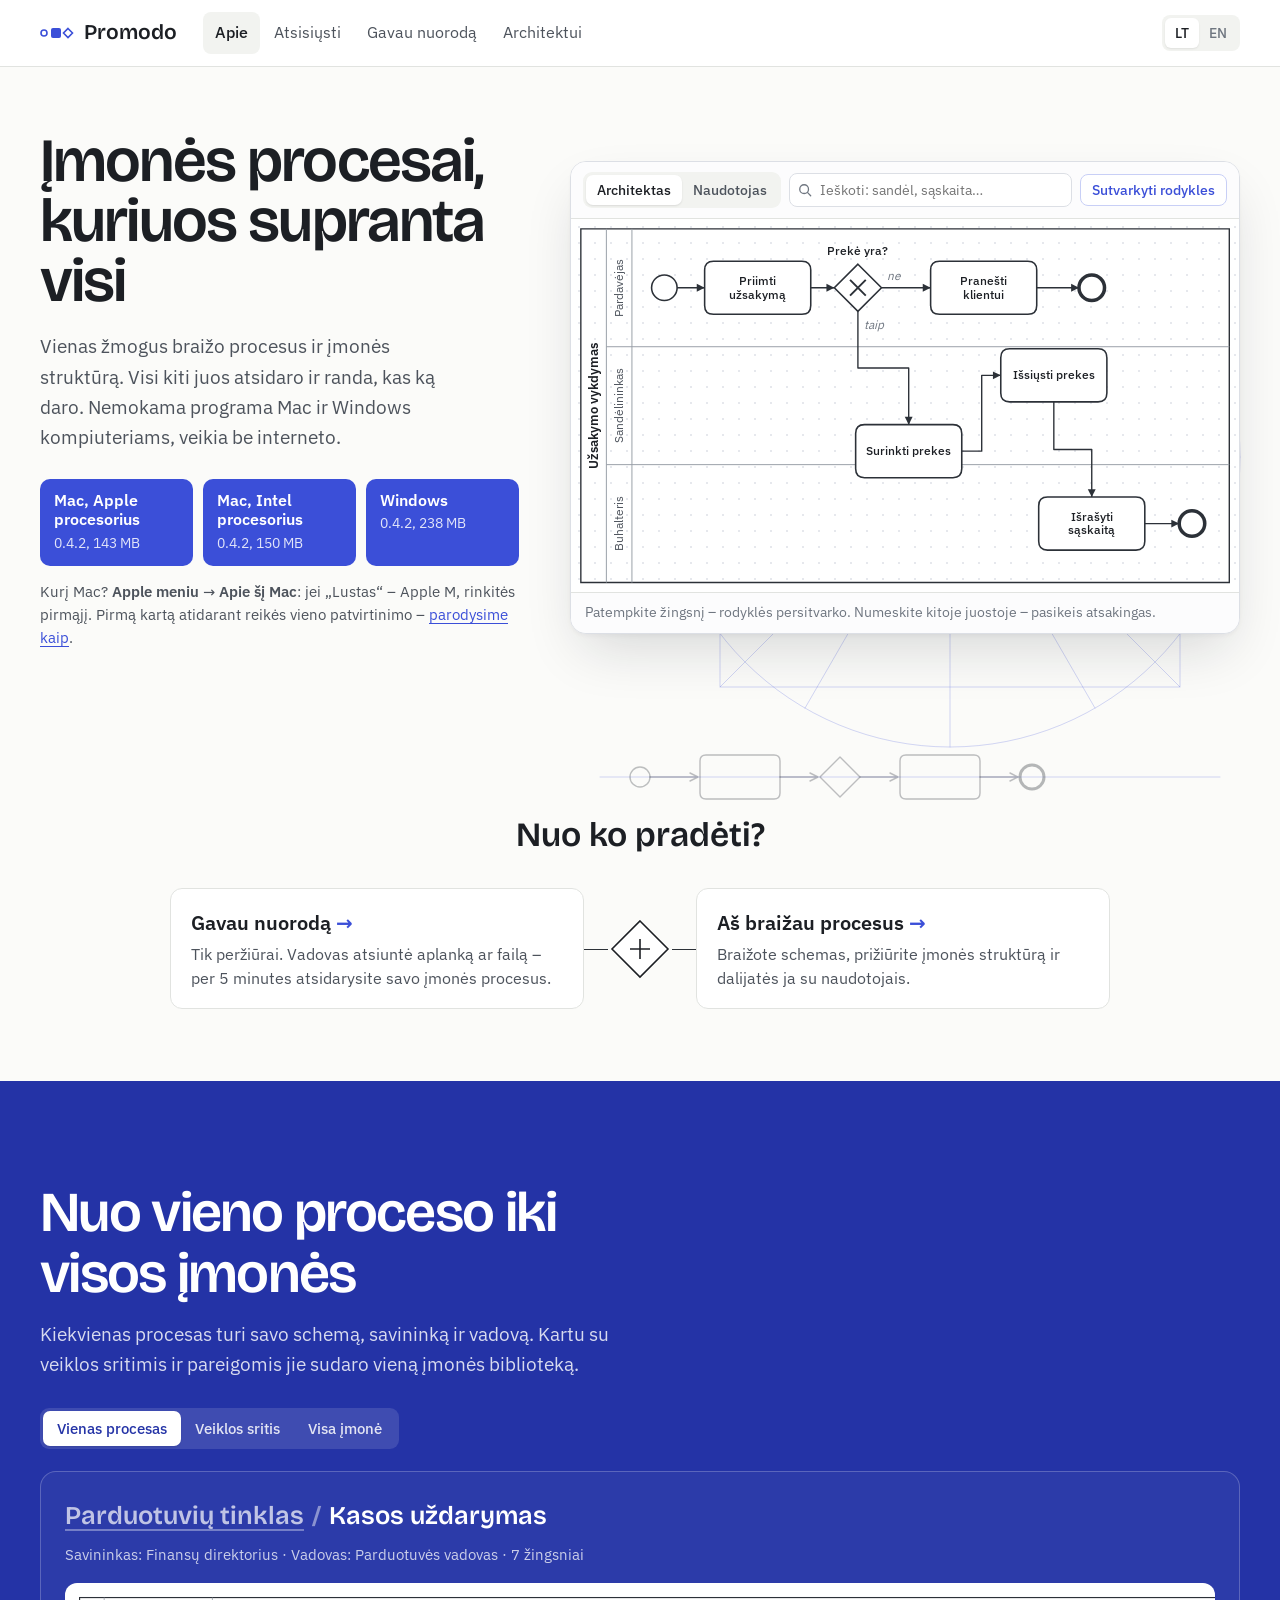
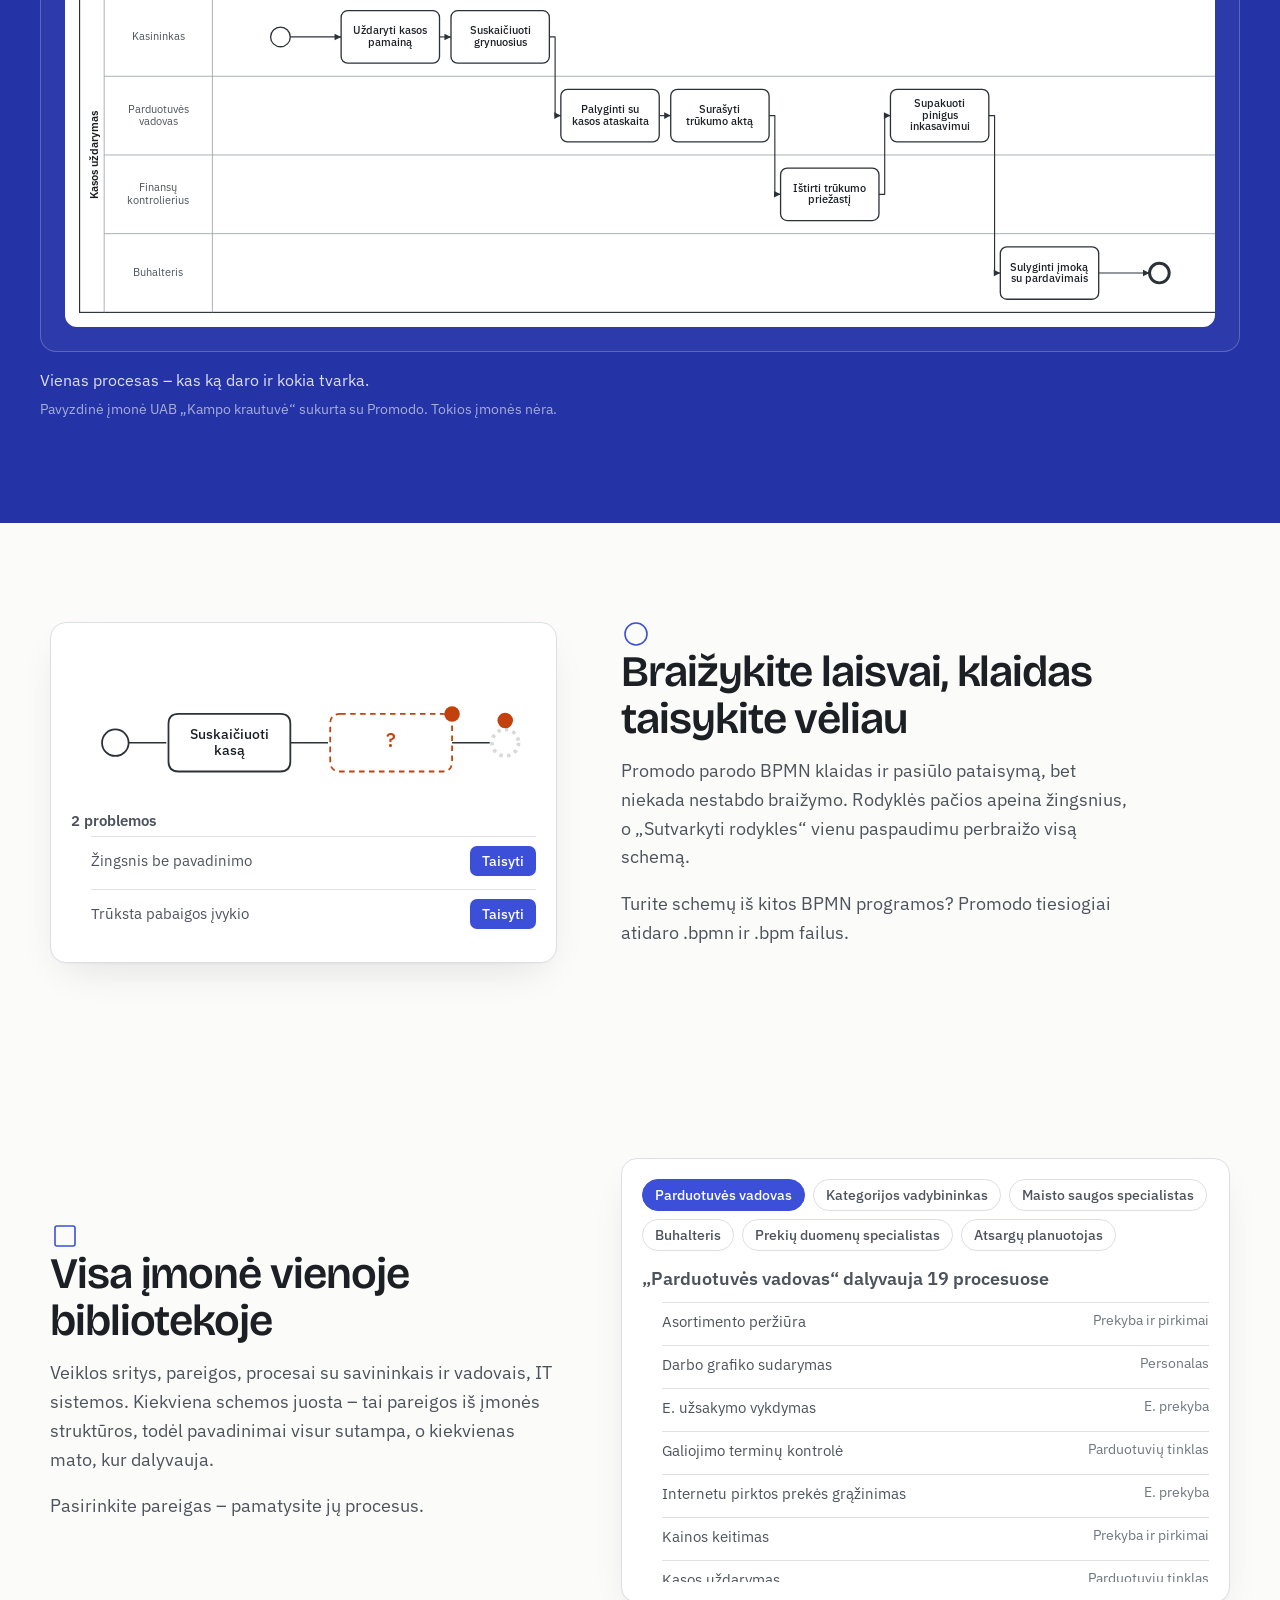
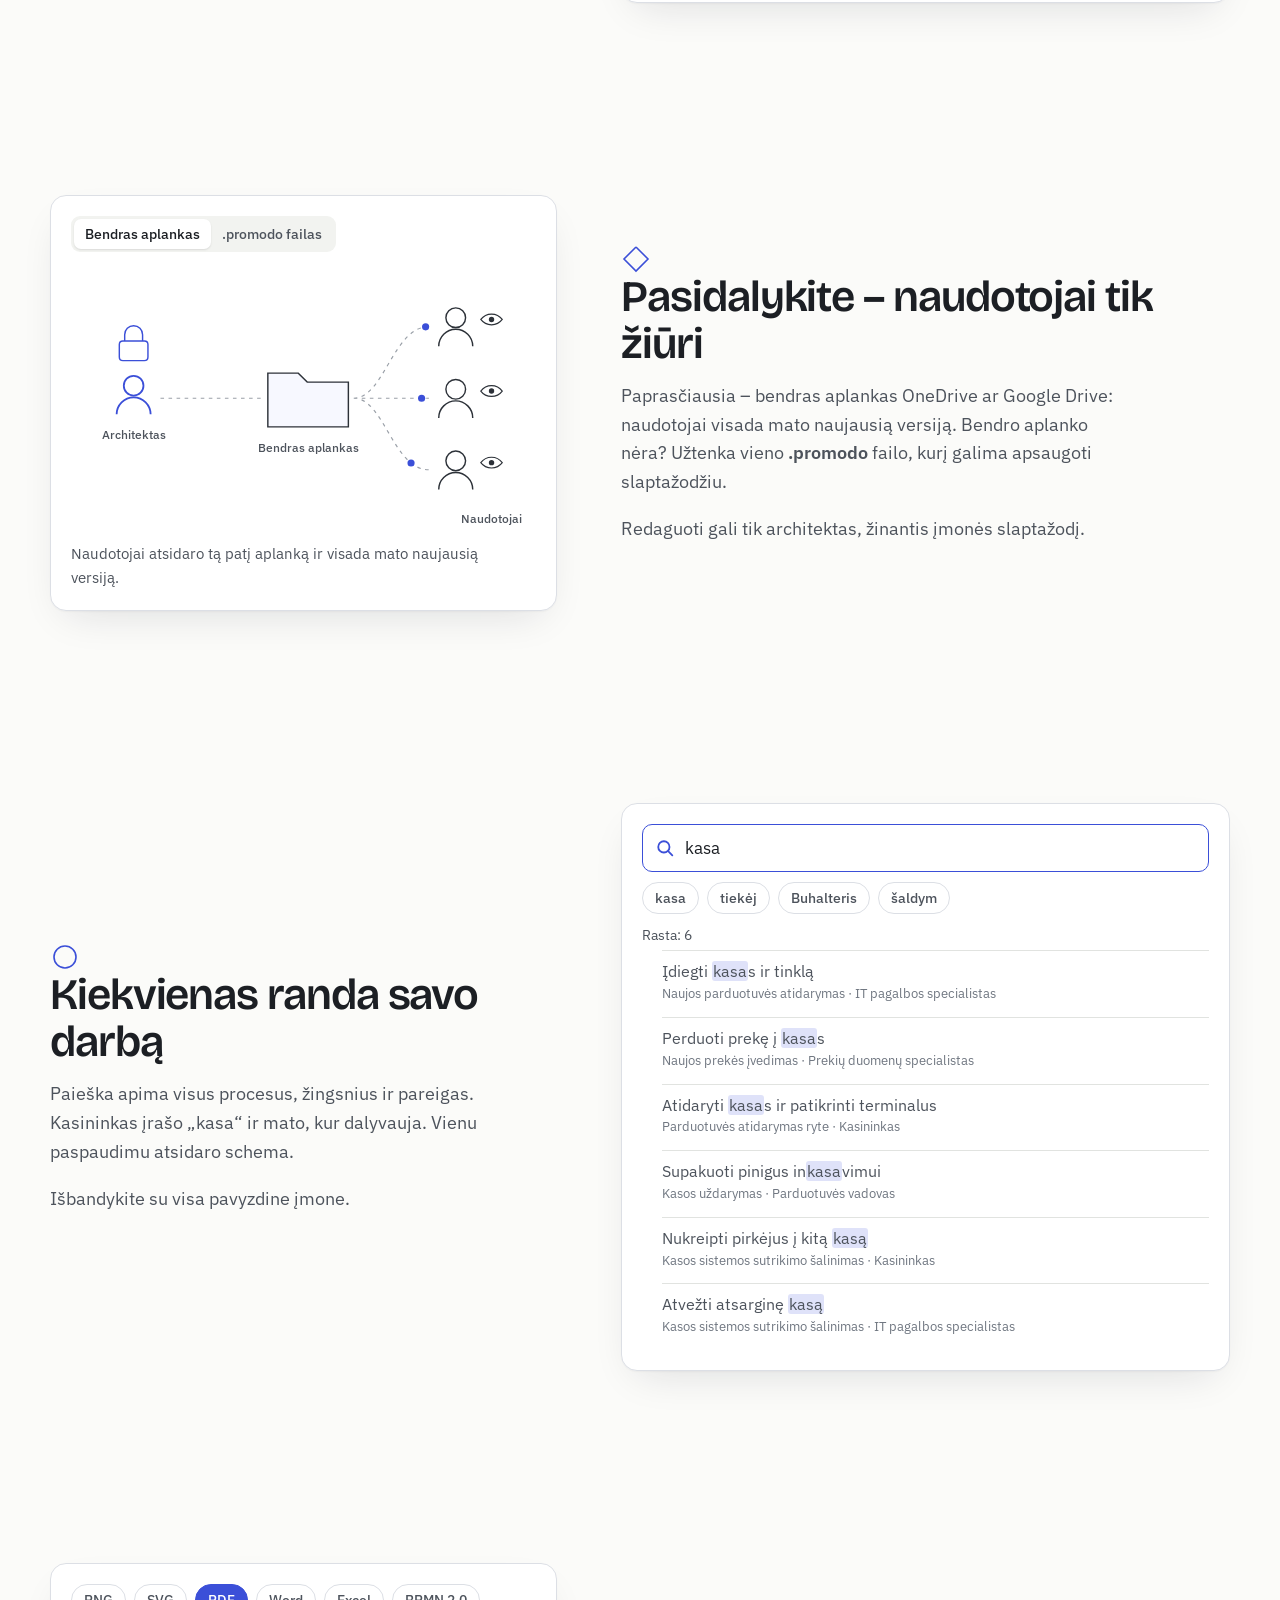
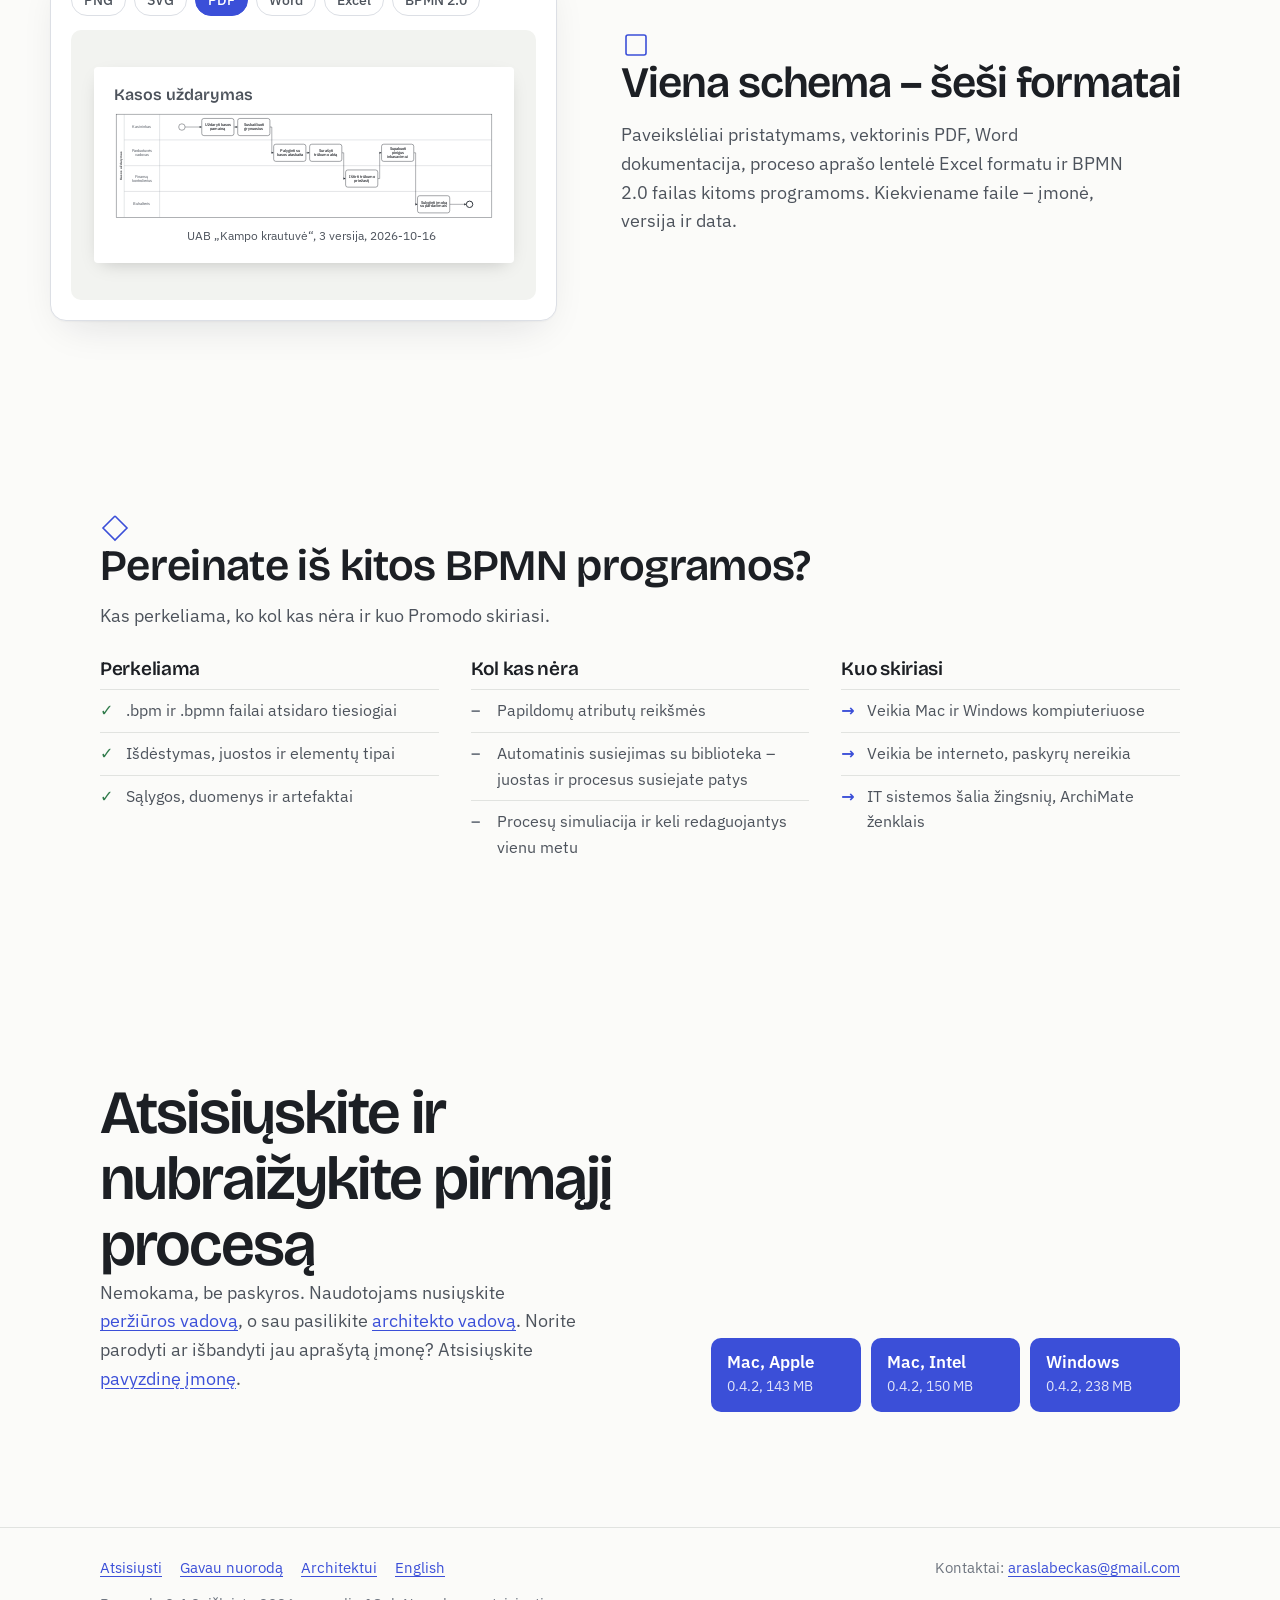
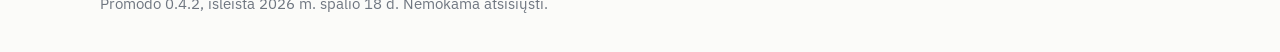
<file: index.html>
<!doctype html>
<html lang="lt" data-root="">
<head>
<meta charset="utf-8">
<meta name="viewport" content="width=device-width, initial-scale=1">
<title>Promodo – įmonės procesai, kuriuos supranta visi</title>
<meta name="description" content="Promodo – programa Mac ir Windows kompiuteriams. Vienas žmogus braižo įmonės procesus ir struktūrą, visi kiti randa, kas ką daro. Veikia be interneto. Nemokama atsisiųsti.">
<link rel="alternate" hreflang="en" href="en/index.html">
<link rel="icon" href="assets/img/icon.png">
<link rel="preload" href="assets/fonts/bricolage-grotesque-latin-opsz-normal.woff2" as="font" type="font/woff2" crossorigin>
<link rel="stylesheet" href="assets/site.css">
</head>
<body>
<a class="skip" href="#main">Pereiti prie turinio</a>
<header class="masthead">
  <a class="brand" href="index.html" aria-label="Promodo pradžia">
    <svg viewBox="0 0 34 14" aria-hidden="true"><circle cx="4" cy="7" r="3" fill="none" stroke="#3b4fd8" stroke-width="1.6"/><rect x="11" y="2" width="10" height="10" rx="2" fill="#3b4fd8"/><path d="M28 2.5 32.5 7 28 11.5 23.5 7Z" fill="none" stroke="#3b4fd8" stroke-width="1.6"/></svg>
    Promodo
  </a>
  <nav class="nav" aria-label="Puslapiai">
    <a href="index.html" aria-current="page">Apie</a>
    <a href="atsisiusti.html">Atsisiųsti</a>
    <a href="gavau-nuoroda.html">Gavau nuorodą</a>
    <a href="architektui.html">Architektui</a>
  </nav>
  <div class="lang"><span aria-current="true">LT</span><a href="en/index.html" hreflang="en" lang="en">EN</a></div>
</header>

<nav class="rail" aria-label="Šio puslapio dalys">
  <ol>
    <li><a href="#pradzia"><span>Pradžia</span></a></li>
    <li><a href="#kam"><span>Kam skirta</span></a></li>
    <li><a href="#mastas"><span>Visa įmonė</span></a></li>
    <li><a href="#braizyti"><span>Braižyti</span></a></li>
    <li><a href="#struktura"><span>Struktūra</span></a></li>
    <li><a href="#dalintis"><span>Dalytis</span></a></li>
    <li><a href="#rasti"><span>Rasti</span></a></li>
    <li><a href="#eksportas"><span>Eksportas</span></a></li>
    <li><a href="#pereiti"><span>Pereinant</span></a></li>
    <li><a href="#atsisiusti"><span>Atsisiųsti</span></a></li>
  </ol>
  <span class="rail__token" aria-hidden="true"></span>
</nav>

<main id="main">
  <section class="hero2" id="pradzia" data-bg="geometry">
    <div class="hero2__grid">
      <div class="hero2__words">
        <h1>Įmonės procesai, kuriuos supranta visi</h1>
        <p class="hero2__sub">Vienas žmogus braižo procesus ir įmonės struktūrą. Visi kiti juos atsidaro ir randa, kas ką daro. Nemokama programa Mac ir Windows kompiuteriams, veikia be interneto.</p>
        <div class="keys">
          <a class="key" data-file="mac-arm64" href="https://github.com/arislovas/promodo-app/releases/download/v0.4.2/Promodo-0.4.2-arm64.dmg"><span class="key__os">Mac, Apple procesorius</span><span class="key__meta">0.4.2, 143 MB</span></a>
          <a class="key" data-file="mac-x64" href="https://github.com/arislovas/promodo-app/releases/download/v0.4.2/Promodo-0.4.2-x64.dmg"><span class="key__os">Mac, Intel procesorius</span><span class="key__meta">0.4.2, 150 MB</span></a>
          <a class="key" data-file="win" href="https://github.com/arislovas/promodo-app/releases/download/v0.4.2/Promodo-0.4.2-setup.exe"><span class="key__os">Windows</span><span class="key__meta">0.4.2, 238 MB</span></a>
        </div>
        <p class="keys__hint">Kurį Mac? <b>Apple meniu</b> → <b>Apie šį Mac</b>: jei „Lustas“ – Apple M, rinkitės pirmąjį. Pirmą kartą atidarant reikės vieno patvirtinimo – <a href="atsisiusti.html">parodysime kaip</a>.</p>
      </div>

      <div class="studio" data-demo="studio" data-view="architect">
        <div class="st-bar">
          <div class="seg" role="group" aria-label="Kas žiūri">
            <button type="button" data-mode="architect" aria-pressed="true">Architektas</button>
            <button type="button" data-mode="colleague" aria-pressed="false">Naudotojas</button>
          </div>
          <label class="st-search"><span class="skip">Informacijos paieška</span>
            <svg viewBox="0 0 16 16" aria-hidden="true"><circle cx="7" cy="7" r="5" fill="none" stroke="#6f7680" stroke-width="1.5"/><path d="M11 11l3.5 3.5" stroke="#6f7680" stroke-width="1.5" stroke-linecap="round"/></svg>
            <input type="search" placeholder="Ieškoti: sandėl, sąskaita…" autocomplete="off">
          </label>
          <button type="button" class="btn-line" data-tidy>Sutvarkyti rodykles</button>
          <span class="st-lock"><svg width="14" height="14" viewBox="0 0 14 14" aria-hidden="true"><rect x="2.5" y="6" width="9" height="7" rx="1.5" fill="none" stroke="#4d535c" stroke-width="1.3"/><path d="M4.5 6V4.5a2.5 2.5 0 0 1 5 0V6" fill="none" stroke="#4d535c" stroke-width="1.3"/></svg>Tik peržiūra</span>
        </div>
        <div class="st-canvas">
          <svg viewBox="0 0 680 380" role="img" aria-label="Proceso „Užsakymo vykdymas“ schema su trimis juostomis: Pardavėjas, Sandėlininkas, Buhalteris. Žingsnius galima tempti."></svg>
          <span class="st-badge" role="status"></span>
          <aside class="st-panel" hidden><button type="button" class="st-panel-close" aria-label="Uždaryti">×</button><div class="st-panel__body"></div></aside>
        </div>
        <p class="st-hint"></p>
      </div>
    </div>
  </section>

  <section class="gate" id="kam" data-bg="spiral">
    <div class="gate__inner">
      <p class="gate__q">Nuo ko pradėti?</p>
      <a class="path" href="gavau-nuoroda.html"><span class="path__title">Gavau nuorodą</span><span class="path__sub">Tik peržiūrai. Vadovas atsiuntė aplanką ar failą – per 5 minutes atsidarysite savo įmonės procesus.</span></a>
      <svg class="gate__mark" viewBox="0 0 64 64" aria-hidden="true"><path d="M32 4L60 32L32 60L4 32Z"/><path d="M22 32h20M32 22v20" stroke-width="2"/></svg>
      <a class="path" href="architektui.html"><span class="path__title">Aš braižau procesus</span><span class="path__sub">Braižote schemas, prižiūrite įmonės struktūrą ir dalijatės ja su naudotojais.</span></a>
    </div>
  </section>

  <section class="band" id="mastas" data-demo="scale">
    <div class="band__inner">
      <h2>Nuo vieno proceso iki visos įmonės</h2>
      <p class="band__lead">Kiekvienas procesas turi savo schemą, savininką ir vadovą. Kartu su veiklos sritimis ir pareigomis jie sudaro vieną įmonės biblioteką.</p>
      <div class="seg" role="group" aria-label="Mastas">
        <button type="button" data-stop aria-pressed="true">Vienas procesas</button>
        <button type="button" data-stop aria-pressed="false">Veiklos sritis</button>
        <button type="button" data-stop aria-pressed="false">Visa įmonė</button>
      </div>
      <div class="sc-stage" aria-live="polite"></div>
      <p class="sc-caption"></p>
      <p class="sc-note">Pavyzdinė įmonė UAB „Kampo krautuvė“ sukurta su Promodo. Tokios įmonės nėra.</p>
    </div>
  </section>

  <section class="x" id="braizyti" data-bg-side="left" data-bg="process">
    <div class="x__inner">
      <div>
        <h2><svg class="mark" data-draw viewBox="0 0 30 30" aria-hidden="true"><circle cx="15" cy="15" r="11" pathLength="1"/></svg>Braižykite laisvai, klaidas taisykite vėliau</h2>
        <p>Promodo parodo BPMN klaidas ir pasiūlo pataisymą, bet niekada nestabdo braižymo. Rodyklės pačios apeina žingsnius, o „Sutvarkyti rodykles“ vienu paspaudimu perbraižo visą schemą.</p>
        <p>Turite schemų iš kitos BPMN programos? Promodo tiesiogiai atidaro .bpmn ir .bpm failus.</p>
      </div>
      <div class="x__demo" data-demo="check">
        <svg viewBox="0 0 420 140" role="img" aria-label="Schema su dviem problemomis: žingsnis be pavadinimo ir trūkstama pabaiga."></svg>
        <p class="ck-state" role="status"></p>
        <ul class="ck-list"></ul>
      </div>
    </div>
  </section>

  <section class="x" id="struktura" data-bg="org">
    <div class="x__inner">
      <div>
        <h2><svg class="mark" data-draw viewBox="0 0 30 30" aria-hidden="true"><path d="M7 5h16a2 2 0 0 1 2 2v16a2 2 0 0 1-2 2H7a2 2 0 0 1-2-2V7a2 2 0 0 1 2-2z" pathLength="1"/></svg>Visa įmonė vienoje bibliotekoje</h2>
        <p>Veiklos sritys, pareigos, procesai su savininkais ir vadovais, IT sistemos. Kiekviena schemos juosta – tai pareigos iš įmonės struktūros, todėl pavadinimai visur sutampa, o kiekvienas mato, kur dalyvauja.</p>
        <p>Pasirinkite pareigas – pamatysite jų procesus.</p>
      </div>
      <div class="x__demo" data-demo="org">
        <div class="or-chips" role="group" aria-label="Pareigos"></div>
        <div class="or-out" aria-live="polite"></div>
      </div>
    </div>
  </section>

  <section class="x" id="dalintis" data-bg-side="left" data-bg="share">
    <div class="x__inner">
      <div>
        <h2><svg class="mark" data-draw viewBox="0 0 30 30" aria-hidden="true"><path d="M15 3L27 15L15 27L3 15Z" pathLength="1"/></svg>Pasidalykite – naudotojai tik žiūri</h2>
        <p>Paprasčiausia – bendras aplankas OneDrive ar Google Drive: naudotojai visada mato naujausią versiją. Bendro aplanko nėra? Užtenka vieno <b>.promodo</b> failo, kurį galima apsaugoti slaptažodžiu.</p>
        <p>Redaguoti gali tik architektas, žinantis įmonės slaptažodį.</p>
      </div>
      <div class="x__demo" data-demo="share">
        <div class="seg sh-tabs" role="group" aria-label="Kaip dalytis">
          <button type="button" data-share="folder" aria-pressed="true">Bendras aplankas</button>
          <button type="button" data-share="file" aria-pressed="false">.promodo failas</button>
        </div>
        <svg viewBox="0 0 520 300" role="img" aria-label="Architektas pasidalija, trys naudotojai peržiūri."></svg>
        <p class="sh-note"></p>
      </div>
    </div>
  </section>

  <section class="x" id="rasti" data-bg="search">
    <div class="x__inner">
      <div>
        <h2><svg class="mark" data-draw viewBox="0 0 30 30" aria-hidden="true"><circle cx="15" cy="15" r="11" pathLength="1"/></svg>Kiekvienas randa savo darbą</h2>
        <p>Paieška apima visus procesus, žingsnius ir pareigas. Kasininkas įrašo „kasa“ ir mato, kur dalyvauja. Vienu paspaudimu atsidaro schema.</p>
        <p>Išbandykite su visa pavyzdine įmone.</p>
      </div>
      <div class="x__demo" data-demo="find">
        <label class="fd-box"><span class="skip">Informacijos paieška</span>
          <svg viewBox="0 0 16 16" aria-hidden="true"><circle cx="7" cy="7" r="5" fill="none" stroke="#3b4fd8" stroke-width="1.6"/><path d="M11 11l3.5 3.5" stroke="#3b4fd8" stroke-width="1.6" stroke-linecap="round"/></svg>
          <input type="search" autocomplete="off" placeholder="Informacijos paieška">
        </label>
        <div class="fd-hints"><button type="button" class="chip" data-q="kasa">kasa</button><button type="button" class="chip" data-q="tiekėj">tiekėj</button><button type="button" class="chip" data-q="Buhalteris">Buhalteris</button><button type="button" class="chip" data-q="šaldym">šaldym</button></div>
        <p class="fd-count" aria-live="polite"></p>
        <ul class="fd-results"></ul>
      </div>
    </div>
  </section>

  <section class="x" id="eksportas" data-bg-side="left" data-bg="docs">
    <div class="x__inner">
      <div>
        <h2><svg class="mark" data-draw viewBox="0 0 30 30" aria-hidden="true"><path d="M7 5h16a2 2 0 0 1 2 2v16a2 2 0 0 1-2 2H7a2 2 0 0 1-2-2V7a2 2 0 0 1 2-2z" pathLength="1"/></svg>Viena schema – šeši formatai</h2>
        <p>Paveikslėliai pristatymams, vektorinis PDF, Word dokumentacija, proceso aprašo lentelė Excel formatu ir BPMN 2.0 failas kitoms programoms. Kiekviename faile – įmonė, versija ir data.</p>
      </div>
      <div class="x__demo" data-demo="export">
        <div class="ex-formats" role="group" aria-label="Formatas">
          <button type="button" class="chip" data-format="png">PNG</button>
          <button type="button" class="chip" data-format="svg">SVG</button>
          <button type="button" class="chip" data-format="pdf">PDF</button>
          <button type="button" class="chip" data-format="docx">Word</button>
          <button type="button" class="chip" data-format="xlsx">Excel</button>
          <button type="button" class="chip" data-format="bpmn">BPMN 2.0</button>
        </div>
        <div class="ex-view" aria-live="polite"></div>
      </div>
    </div>
  </section>

  <section class="mig" id="pereiti" data-bg-dim data-bg="polyhedron">
    <div class="mig__inner">
      <h2><svg class="mark" data-draw viewBox="0 0 30 30" aria-hidden="true"><path d="M15 3L27 15L15 27L3 15Z" pathLength="1"/></svg>Pereinate iš kitos BPMN programos?</h2>
      <p class="quiet">Kas perkeliama, ko kol kas nėra ir kuo Promodo skiriasi.</p>
      <div class="mig__cols">
        <div class="yes"><h3>Perkeliama</h3><ul><li>.bpm ir .bpmn failai atsidaro tiesiogiai</li><li>Išdėstymas, juostos ir elementų tipai</li><li>Sąlygos, duomenys ir artefaktai</li></ul></div>
        <div class="not"><h3>Kol kas nėra</h3><ul><li>Papildomų atributų reikšmės</li><li>Automatinis susiejimas su biblioteka – juostas ir procesus susiejate patys</li><li>Procesų simuliacija ir keli redaguojantys vienu metu</li></ul></div>
        <div class="diff"><h3>Kuo skiriasi</h3><ul><li>Veikia Mac ir Windows kompiuteriuose</li><li>Veikia be interneto, paskyrų nereikia</li><li>IT sistemos šalia žingsnių, ArchiMate ženklais</li></ul></div>
      </div>
    </div>
  </section>

  <section class="close" id="atsisiusti" data-bg="geometry">
    <div class="close__inner">
      <div>
        <h2>Atsisiųskite ir nubraižykite pirmąjį procesą</h2>
        <p>Nemokama, be paskyros. Naudotojams nusiųskite <a href="gavau-nuoroda.html">peržiūros vadovą</a>, o sau pasilikite <a href="architektui.html">architekto vadovą</a>. Norite parodyti ar išbandyti jau aprašytą įmonę? Atsisiųskite <a href="atsisiusti.html#pavyzdziai">pavyzdinę įmonę</a>.</p>
      </div>
      <div class="keys">
        <a class="key" data-file="mac-arm64" href="https://github.com/arislovas/promodo-app/releases/download/v0.4.2/Promodo-0.4.2-arm64.dmg"><span class="key__os">Mac, Apple</span><span class="key__meta">0.4.2, 143 MB</span></a>
        <a class="key" data-file="mac-x64" href="https://github.com/arislovas/promodo-app/releases/download/v0.4.2/Promodo-0.4.2-x64.dmg"><span class="key__os">Mac, Intel</span><span class="key__meta">0.4.2, 150 MB</span></a>
        <a class="key" data-file="win" href="https://github.com/arislovas/promodo-app/releases/download/v0.4.2/Promodo-0.4.2-setup.exe"><span class="key__os">Windows</span><span class="key__meta">0.4.2, 238 MB</span></a>
      </div>
    </div>
  </section>
</main>

<footer class="footer">
  <div class="footer__inner">
    <div class="footer__links">
      <a href="atsisiusti.html">Atsisiųsti</a>
      <a href="gavau-nuoroda.html">Gavau nuorodą</a>
      <a href="architektui.html">Architektui</a>
      <a href="en/index.html" hreflang="en">English</a>
    </div>
    <p style="margin:0">Kontaktai: <a href="mailto:araslabeckas@gmail.com">araslabeckas@gmail.com</a></p>
  </div>
  <p class="footer__meta">Promodo <span data-version>0.4.2</span>, išleista <span data-date>2026 m. spalio 18 d.</span> Nemokama atsisiųsti.</p>
</footer>
<script type="application/json" id="ui-text">{
  "studio": {
    "pool": "Užsakymo vykdymas", "lanes": ["Pardavėjas", "Sandėlininkas", "Buhalteris"],
    "steps": { "a": "Priimti užsakymą", "n": "Pranešti klientui", "b": "Surinkti prekes", "c": "Išsiųsti prekes", "d": "Išrašyti sąskaitą" },
    "gate": "Prekė yra?", "yes": "taip", "no": "ne",
    "details": { "a": ["E. parduotuvė", "Užsakymas", "Užsakymas patvirtintas"], "n": ["El. paštas", "–", "Klientas informuotas"], "b": ["Sandėlio sistema", "Surinkimo lapas", "Prekės surinktos"], "c": ["Kurjerių sistema", "Važtaraštis", "Siunta išsiųsta"], "d": ["Apskaitos sistema", "Sąskaita faktūra", "Sąskaita išsiųsta"] },
    "fields": { "who": "Atsakingas", "it": "IT sistema", "doc": "Dokumentas", "result": "Rezultatas" },
    "hintArchitect": "Patempkite žingsnį – rodyklės persitvarko. Numeskite kitoje juostoje – pasikeis atsakingas.",
    "hintColleague": "Naudotojas gali tik žiūrėti. Paspauskite žingsnį – pamatysite, kas atsakingas ir kuo dirbama.",
    "tidied": "Rodyklės sutvarkytos"
  },
  "scale": {
    "process": "Kasos uždarymas", "owner": "Savininkas", "manager": "Vadovas", "company": "UAB „Kampo krautuvė“",
    "stepForms": ["žingsnis", "žingsniai", "žingsnių"], "processForms": ["procesas", "procesai", "procesų"],
    "clickHint": "paspauskite procesą – atsidarys jo schema",
    "totals": "12 veiklos sričių · 32 procesai · 204 žingsniai · 40 pareigų. Paspauskite bet kurį procesą.",
    "captions": ["Vienas procesas – kas ką daro ir kokia tvarka.", "Veiklos sritis – visi jos procesai su savininku, vadovu ir žingsniais.", "Visa įmonė – procesų žemėlapis pagal veiklos sritis."]
  },
  "check": { "step1": "Suskaičiuoti kasą", "step2": "Palyginti su ataskaita", "issue1": "Žingsnis be pavadinimo", "issue2": "Trūksta pabaigos įvykio", "fix": "Taisyti", "fixed": "Pataisyta", "problem1": "1 problema", "problems": "{n} problemos", "ok": "Klaidų nėra" },
  "org": { "count": "„{role}“ dalyvauja {n} procesuose" },
  "share": { "architect": "Architektas", "colleagues": "Naudotojai", "folder": "Bendras aplankas", "file": "Kampo krautuvė.promodo", "noteFolder": "Naudotojai atsidaro tą patį aplanką ir visada mato naujausią versiją.", "noteFile": "Vienas failas laiške. Dukart spustelėjus jis įdiegiamas. Failą galima apsaugoti slaptažodžiu." },
  "find": { "start": "kasa", "total": "Pavyzdinėje įmonėje – {n} procesų, žingsnių ir pareigų", "found": "Rasta: {n}", "process": "Procesas", "role": "Pareigos" },
  "export": { "png": "PNG, 2×", "svg": "SVG, vektorius", "stamp": "UAB „Kampo krautuvė“, 3 versija, 2026-10-16", "owner": "Savininkas", "manager": "Vadovas", "cols": ["Nr.", "Žingsnis", "Atsakingas"] }
}</script>
<script src="assets/demo-data.js" defer></script>
<script src="assets/site.js" defer></script>
<script src="assets/demos.js" defer></script>
</body>
</html>
</file>
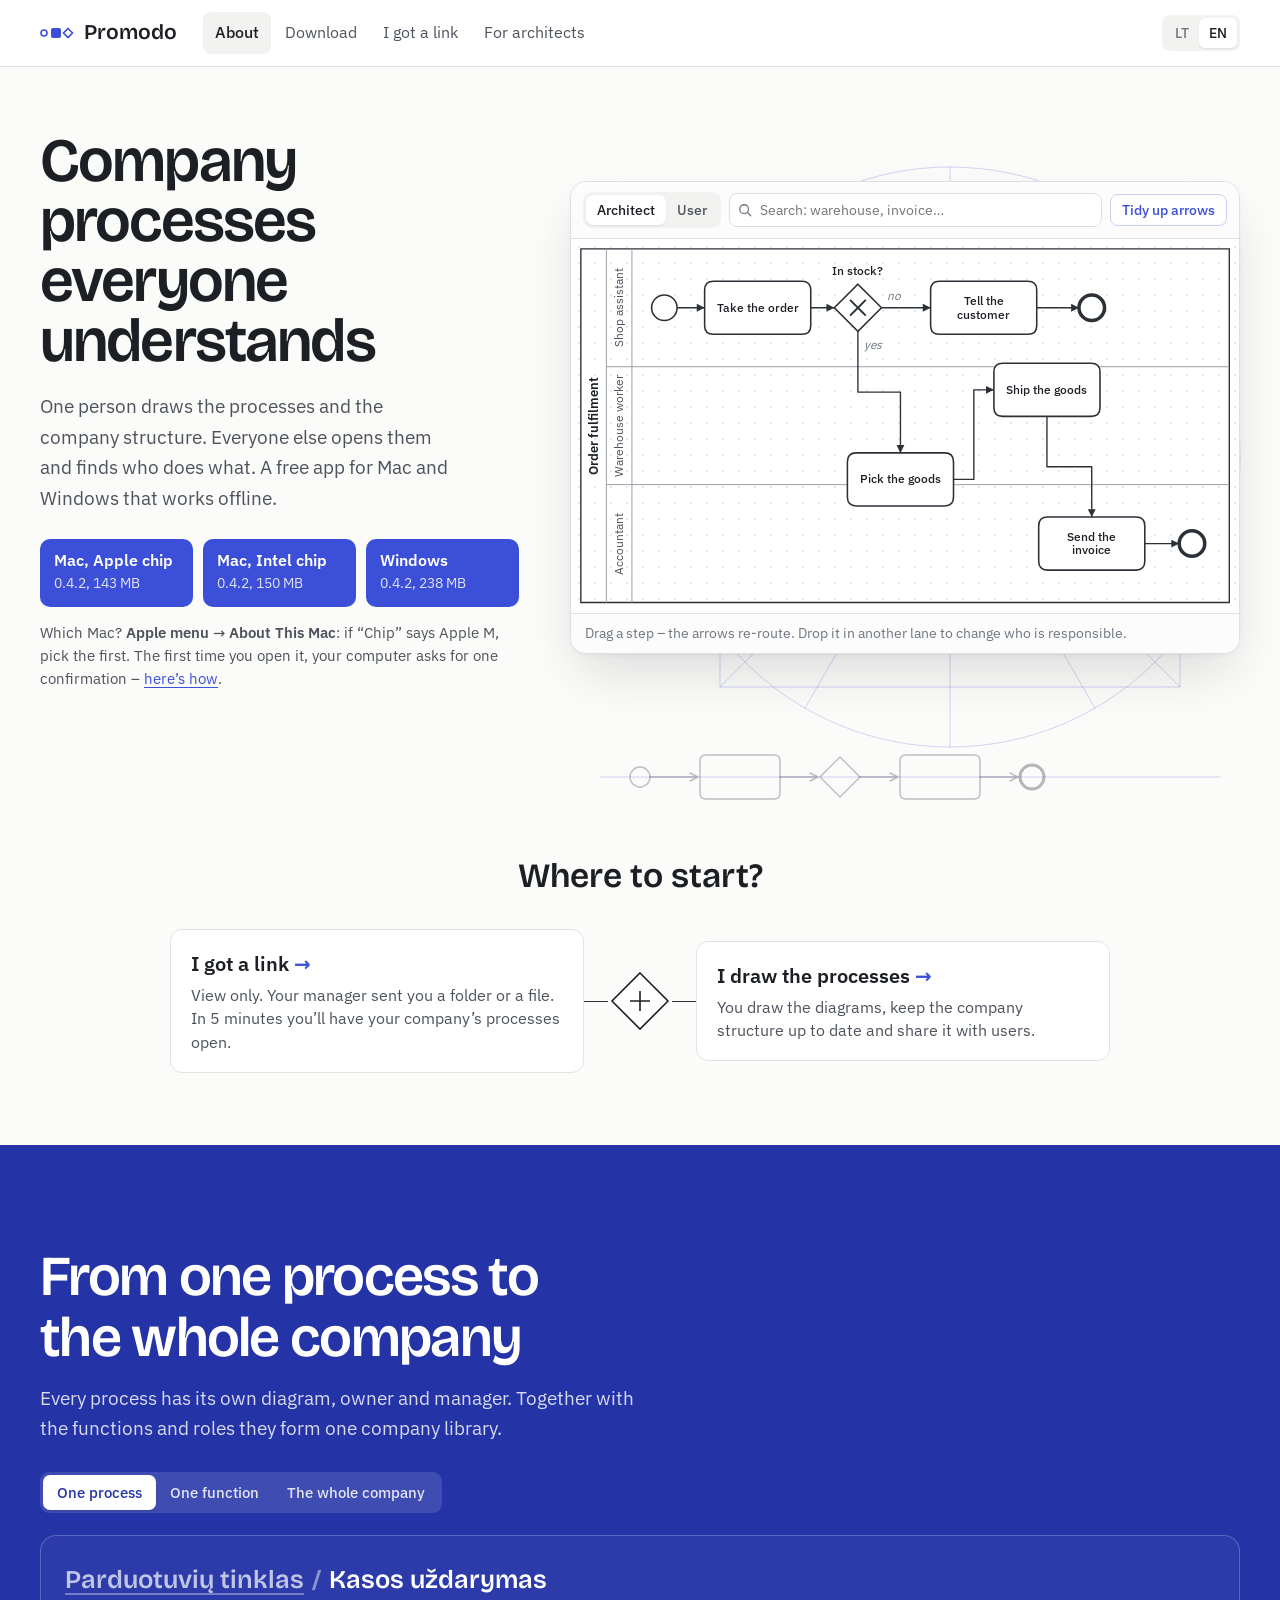
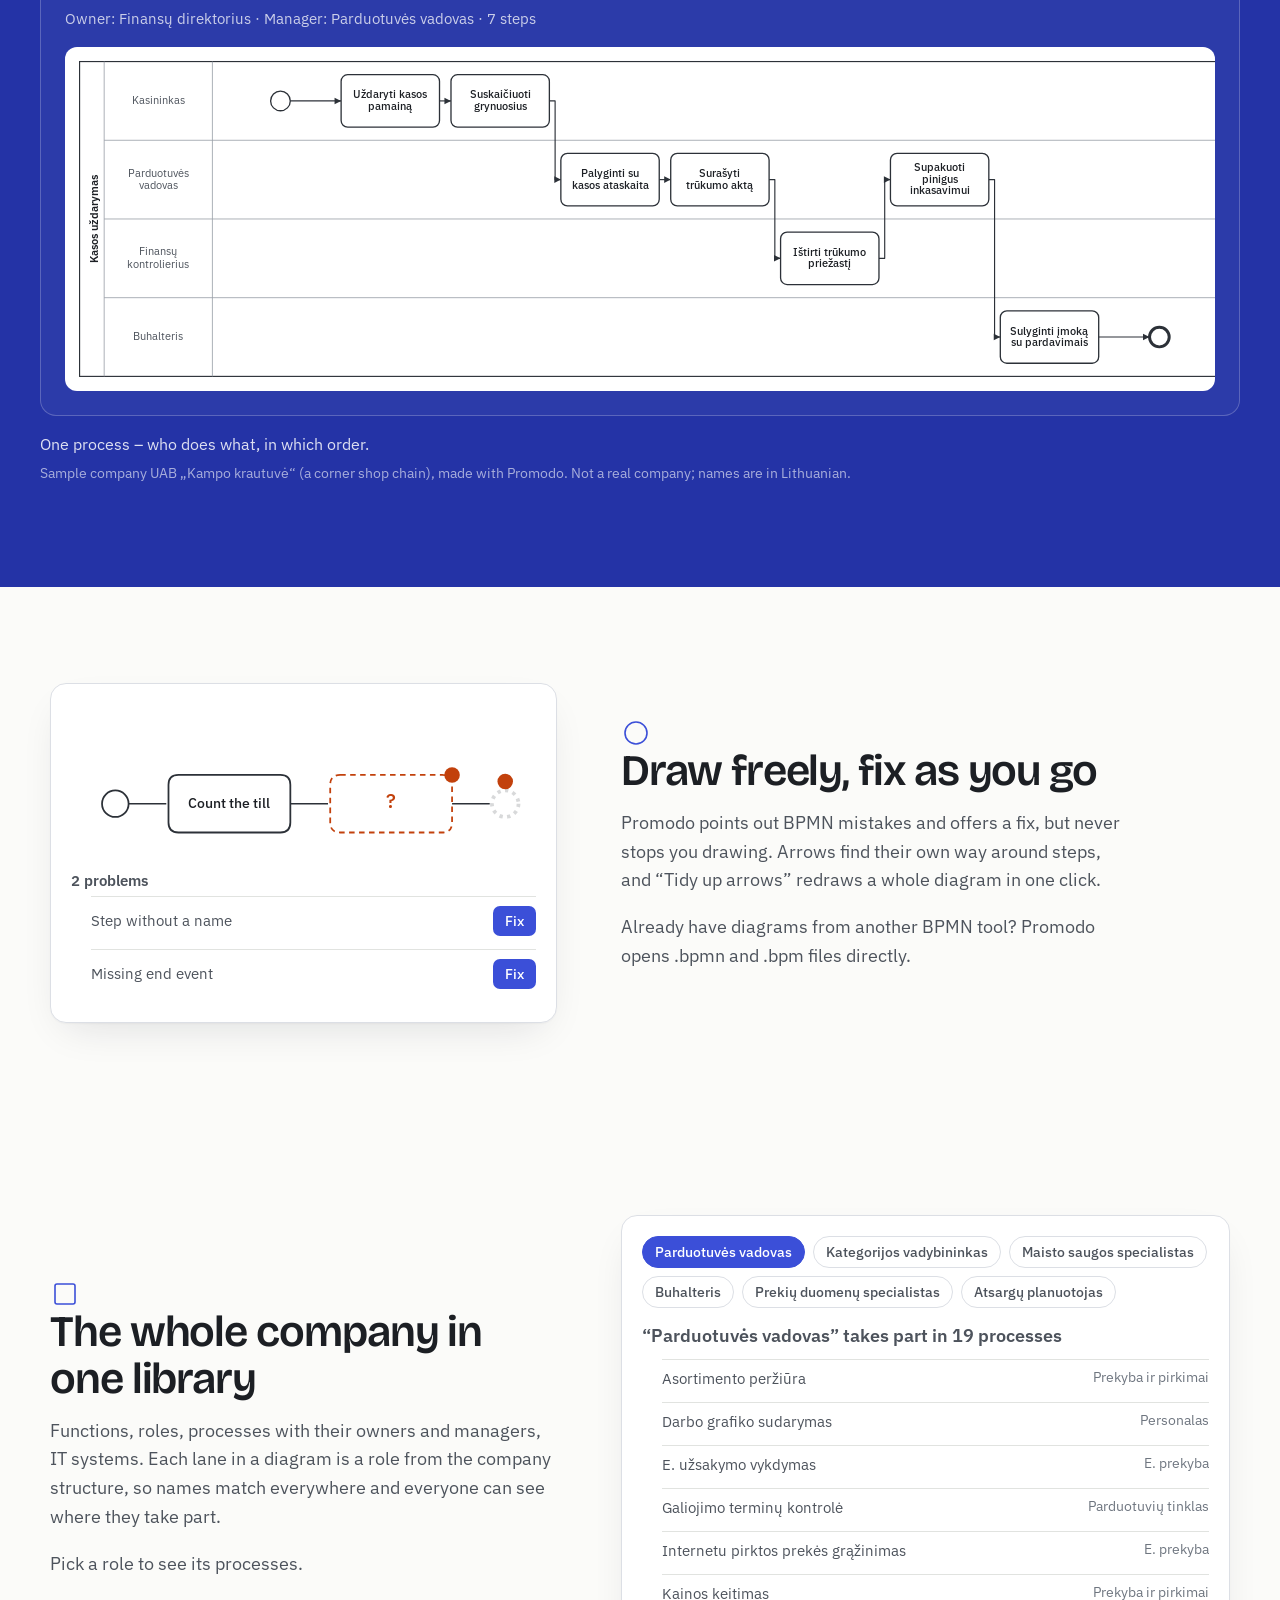
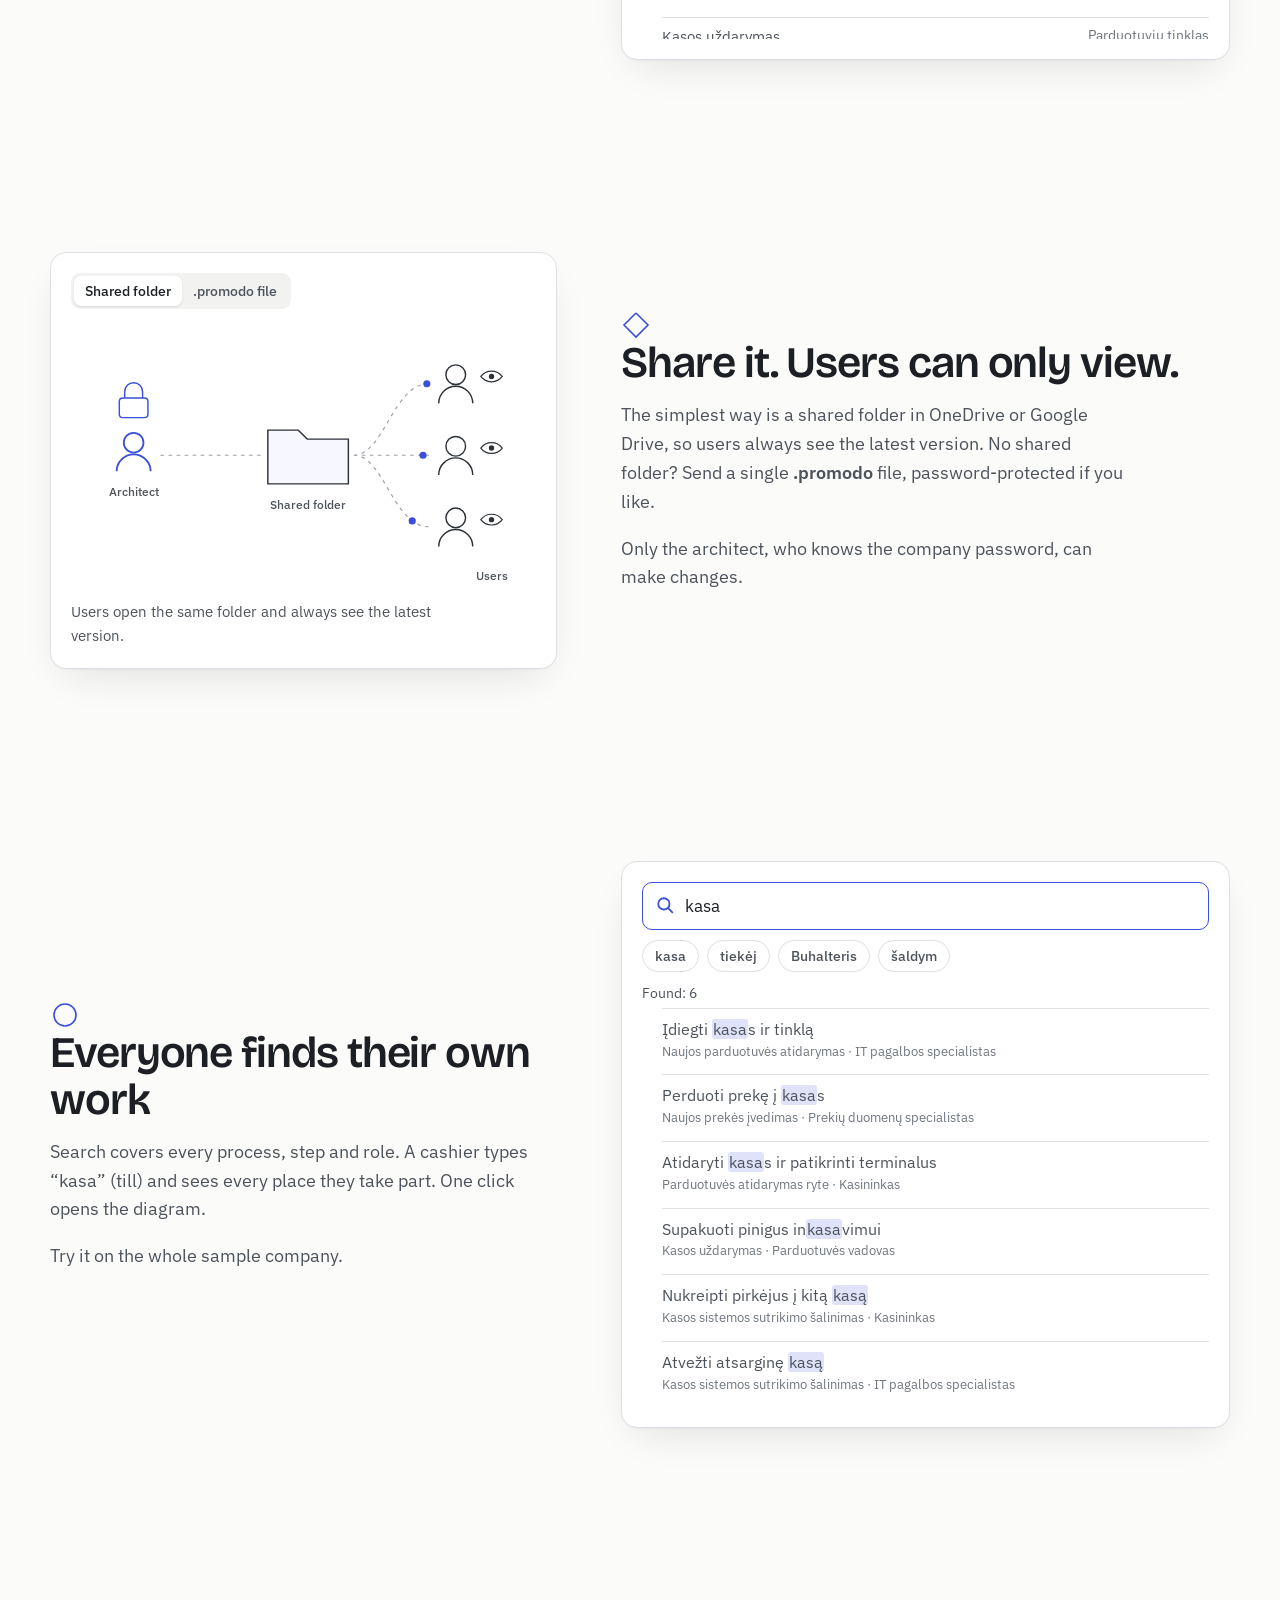
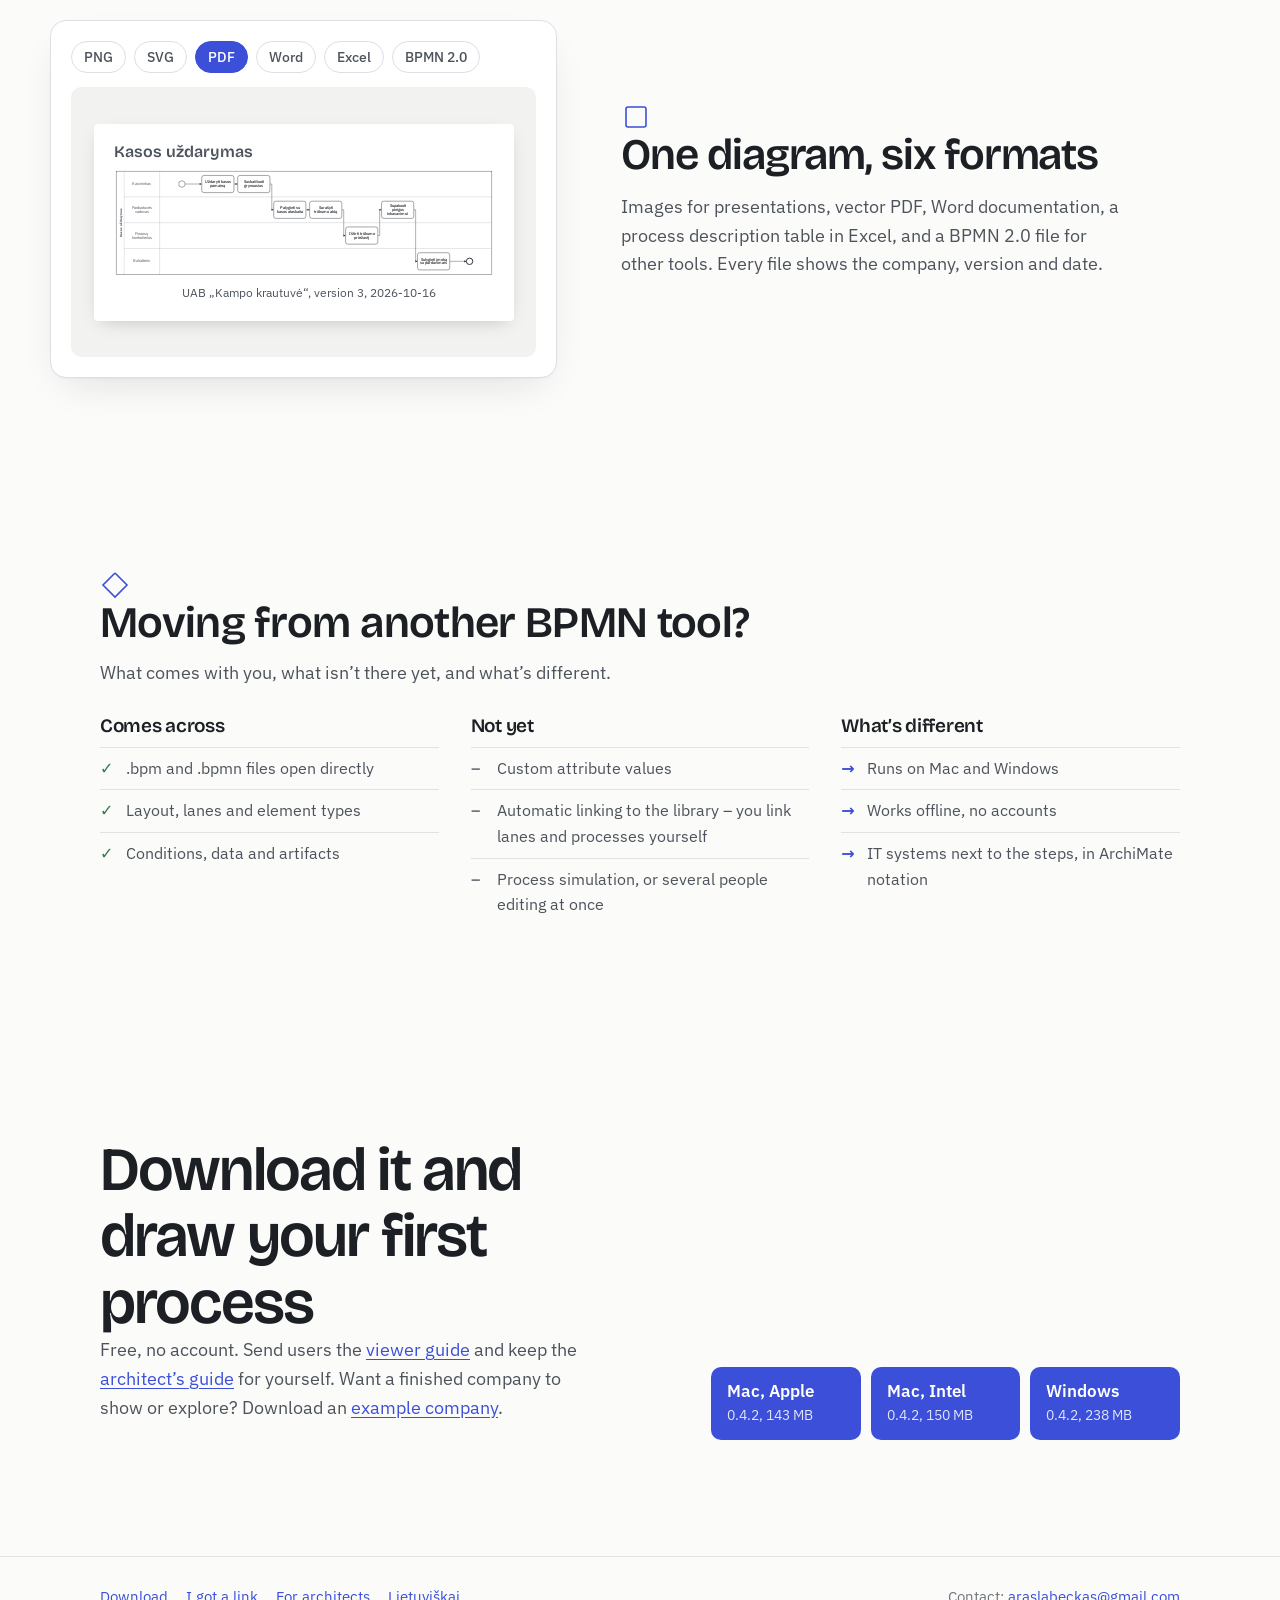
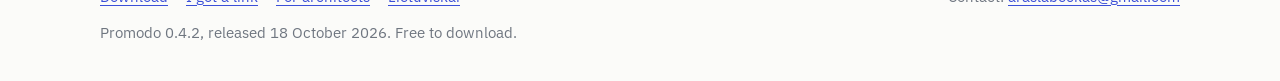
<file: en/index.html>
<!doctype html>
<html lang="en" data-root="../">
<head>
<meta charset="utf-8">
<meta name="viewport" content="width=device-width, initial-scale=1">
<title>Promodo – company processes everyone understands</title>
<meta name="description" content="Promodo is an app for Mac and Windows. One person draws the company's processes and structure, everyone else finds who does what. Works offline. Free to download.">
<link rel="alternate" hreflang="lt" href="../index.html">
<link rel="icon" href="../assets/img/icon.png">
<link rel="preload" href="../assets/fonts/bricolage-grotesque-latin-opsz-normal.woff2" as="font" type="font/woff2" crossorigin>
<link rel="stylesheet" href="../assets/site.css">
</head>
<body>
<a class="skip" href="#main">Skip to content</a>
<header class="masthead">
  <a class="brand" href="index.html" aria-label="Promodo home">
    <svg viewBox="0 0 34 14" aria-hidden="true"><circle cx="4" cy="7" r="3" fill="none" stroke="#3b4fd8" stroke-width="1.6"/><rect x="11" y="2" width="10" height="10" rx="2" fill="#3b4fd8"/><path d="M28 2.5 32.5 7 28 11.5 23.5 7Z" fill="none" stroke="#3b4fd8" stroke-width="1.6"/></svg>
    Promodo
  </a>
  <nav class="nav" aria-label="Pages">
    <a href="index.html" aria-current="page">About</a>
    <a href="download.html">Download</a>
    <a href="viewers.html">I got a link</a>
    <a href="architects.html">For architects</a>
  </nav>
  <div class="lang"><a href="../index.html" hreflang="lt" lang="lt">LT</a><span aria-current="true">EN</span></div>
</header>

<nav class="rail" aria-label="Parts of this page">
  <ol>
    <li><a href="#start"><span>Start</span></a></li>
    <li><a href="#who"><span>Who it's for</span></a></li>
    <li><a href="#scale"><span>The whole company</span></a></li>
    <li><a href="#draw"><span>Draw</span></a></li>
    <li><a href="#structure"><span>Structure</span></a></li>
    <li><a href="#share"><span>Share</span></a></li>
    <li><a href="#find"><span>Find</span></a></li>
    <li><a href="#export"><span>Export</span></a></li>
    <li><a href="#switch"><span>Switching</span></a></li>
    <li><a href="#download"><span>Download</span></a></li>
  </ol>
  <span class="rail__token" aria-hidden="true"></span>
</nav>

<main id="main">
  <section class="hero2" id="start" data-bg="geometry">
    <div class="hero2__grid">
      <div class="hero2__words">
        <h1>Company processes everyone understands</h1>
        <p class="hero2__sub">One person draws the processes and the company structure. Everyone else opens them and finds who does what. A free app for Mac and Windows that works offline.</p>
        <div class="keys">
          <a class="key" data-file="mac-arm64" href="https://github.com/arislovas/promodo-app/releases/download/v0.4.2/Promodo-0.4.2-arm64.dmg"><span class="key__os">Mac, Apple chip</span><span class="key__meta">0.4.2, 143 MB</span></a>
          <a class="key" data-file="mac-x64" href="https://github.com/arislovas/promodo-app/releases/download/v0.4.2/Promodo-0.4.2-x64.dmg"><span class="key__os">Mac, Intel chip</span><span class="key__meta">0.4.2, 150 MB</span></a>
          <a class="key" data-file="win" href="https://github.com/arislovas/promodo-app/releases/download/v0.4.2/Promodo-0.4.2-setup.exe"><span class="key__os">Windows</span><span class="key__meta">0.4.2, 238 MB</span></a>
        </div>
        <p class="keys__hint">Which Mac? <b>Apple menu</b> → <b>About This Mac</b>: if “Chip” says Apple M, pick the first. The first time you open it, your computer asks for one confirmation – <a href="download.html">here’s how</a>.</p>
      </div>

      <div class="studio" data-demo="studio" data-view="architect">
        <div class="st-bar">
          <div class="seg" role="group" aria-label="Who is looking">
            <button type="button" data-mode="architect" aria-pressed="true">Architect</button>
            <button type="button" data-mode="colleague" aria-pressed="false">User</button>
          </div>
          <label class="st-search"><span class="skip">Find information</span>
            <svg viewBox="0 0 16 16" aria-hidden="true"><circle cx="7" cy="7" r="5" fill="none" stroke="#6f7680" stroke-width="1.5"/><path d="M11 11l3.5 3.5" stroke="#6f7680" stroke-width="1.5" stroke-linecap="round"/></svg>
            <input type="search" placeholder="Search: warehouse, invoice…" autocomplete="off">
          </label>
          <button type="button" class="btn-line" data-tidy>Tidy up arrows</button>
          <span class="st-lock"><svg width="14" height="14" viewBox="0 0 14 14" aria-hidden="true"><rect x="2.5" y="6" width="9" height="7" rx="1.5" fill="none" stroke="#4d535c" stroke-width="1.3"/><path d="M4.5 6V4.5a2.5 2.5 0 0 1 5 0V6" fill="none" stroke="#4d535c" stroke-width="1.3"/></svg>View only</span>
        </div>
        <div class="st-canvas">
          <svg viewBox="0 0 680 380" role="img" aria-label="An “Order fulfilment” process with three lanes: Shop assistant, Warehouse worker, Accountant. Steps can be dragged."></svg>
          <span class="st-badge" role="status"></span>
          <aside class="st-panel" hidden><button type="button" class="st-panel-close" aria-label="Close">×</button><div class="st-panel__body"></div></aside>
        </div>
        <p class="st-hint"></p>
      </div>
    </div>
  </section>

  <section class="gate" id="who" data-bg="spiral">
    <div class="gate__inner">
      <p class="gate__q">Where to start?</p>
      <a class="path" href="viewers.html"><span class="path__title">I got a link</span><span class="path__sub">View only. Your manager sent you a folder or a file. In 5 minutes you’ll have your company’s processes open.</span></a>
      <svg class="gate__mark" viewBox="0 0 64 64" aria-hidden="true"><path d="M32 4L60 32L32 60L4 32Z"/><path d="M22 32h20M32 22v20" stroke-width="2"/></svg>
      <a class="path" href="architects.html"><span class="path__title">I draw the processes</span><span class="path__sub">You draw the diagrams, keep the company structure up to date and share it with users.</span></a>
    </div>
  </section>

  <section class="band" id="scale" data-demo="scale">
    <div class="band__inner">
      <h2>From one process to the whole company</h2>
      <p class="band__lead">Every process has its own diagram, owner and manager. Together with the functions and roles they form one company library.</p>
      <div class="seg" role="group" aria-label="Scale">
        <button type="button" data-stop aria-pressed="true">One process</button>
        <button type="button" data-stop aria-pressed="false">One function</button>
        <button type="button" data-stop aria-pressed="false">The whole company</button>
      </div>
      <div class="sc-stage" aria-live="polite"></div>
      <p class="sc-caption"></p>
      <p class="sc-note">Sample company UAB „Kampo krautuvė“ (a corner shop chain), made with Promodo. Not a real company; names are in Lithuanian.</p>
    </div>
  </section>

  <section class="x" id="draw" data-bg-side="left" data-bg="process">
    <div class="x__inner">
      <div>
        <h2><svg class="mark" data-draw viewBox="0 0 30 30" aria-hidden="true"><circle cx="15" cy="15" r="11" pathLength="1"/></svg>Draw freely, fix as you go</h2>
        <p>Promodo points out BPMN mistakes and offers a fix, but never stops you drawing. Arrows find their own way around steps, and “Tidy up arrows” redraws a whole diagram in one click.</p>
        <p>Already have diagrams from another BPMN tool? Promodo opens .bpmn and .bpm files directly.</p>
      </div>
      <div class="x__demo" data-demo="check">
        <svg viewBox="0 0 420 140" role="img" aria-label="A diagram with two problems: a step without a name and a missing end."></svg>
        <p class="ck-state" role="status"></p>
        <ul class="ck-list"></ul>
      </div>
    </div>
  </section>

  <section class="x" id="structure" data-bg="org">
    <div class="x__inner">
      <div>
        <h2><svg class="mark" data-draw viewBox="0 0 30 30" aria-hidden="true"><path d="M7 5h16a2 2 0 0 1 2 2v16a2 2 0 0 1-2 2H7a2 2 0 0 1-2-2V7a2 2 0 0 1 2-2z" pathLength="1"/></svg>The whole company in one library</h2>
        <p>Functions, roles, processes with their owners and managers, IT systems. Each lane in a diagram is a role from the company structure, so names match everywhere and everyone can see where they take part.</p>
        <p>Pick a role to see its processes.</p>
      </div>
      <div class="x__demo" data-demo="org">
        <div class="or-chips" role="group" aria-label="Roles"></div>
        <div class="or-out" aria-live="polite"></div>
      </div>
    </div>
  </section>

  <section class="x" id="share" data-bg-side="left" data-bg="share">
    <div class="x__inner">
      <div>
        <h2><svg class="mark" data-draw viewBox="0 0 30 30" aria-hidden="true"><path d="M15 3L27 15L15 27L3 15Z" pathLength="1"/></svg>Share it. Users can only view.</h2>
        <p>The simplest way is a shared folder in OneDrive or Google Drive, so users always see the latest version. No shared folder? Send a single <b>.promodo</b> file, password-protected if you like.</p>
        <p>Only the architect, who knows the company password, can make changes.</p>
      </div>
      <div class="x__demo" data-demo="share">
        <div class="seg sh-tabs" role="group" aria-label="How to share">
          <button type="button" data-share="folder" aria-pressed="true">Shared folder</button>
          <button type="button" data-share="file" aria-pressed="false">.promodo file</button>
        </div>
        <svg viewBox="0 0 520 300" role="img" aria-label="The architect shares, three users view."></svg>
        <p class="sh-note"></p>
      </div>
    </div>
  </section>

  <section class="x" id="find" data-bg="search">
    <div class="x__inner">
      <div>
        <h2><svg class="mark" data-draw viewBox="0 0 30 30" aria-hidden="true"><circle cx="15" cy="15" r="11" pathLength="1"/></svg>Everyone finds their own work</h2>
        <p>Search covers every process, step and role. A cashier types “kasa” (till) and sees every place they take part. One click opens the diagram.</p>
        <p>Try it on the whole sample company.</p>
      </div>
      <div class="x__demo" data-demo="find">
        <label class="fd-box"><span class="skip">Find information</span>
          <svg viewBox="0 0 16 16" aria-hidden="true"><circle cx="7" cy="7" r="5" fill="none" stroke="#3b4fd8" stroke-width="1.6"/><path d="M11 11l3.5 3.5" stroke="#3b4fd8" stroke-width="1.6" stroke-linecap="round"/></svg>
          <input type="search" autocomplete="off" placeholder="Find information">
        </label>
        <div class="fd-hints"><button type="button" class="chip" data-q="kasa">kasa</button><button type="button" class="chip" data-q="tiekėj">tiekėj</button><button type="button" class="chip" data-q="Buhalteris">Buhalteris</button><button type="button" class="chip" data-q="šaldym">šaldym</button></div>
        <p class="fd-count" aria-live="polite"></p>
        <ul class="fd-results"></ul>
      </div>
    </div>
  </section>

  <section class="x" id="export" data-bg-side="left" data-bg="docs">
    <div class="x__inner">
      <div>
        <h2><svg class="mark" data-draw viewBox="0 0 30 30" aria-hidden="true"><path d="M7 5h16a2 2 0 0 1 2 2v16a2 2 0 0 1-2 2H7a2 2 0 0 1-2-2V7a2 2 0 0 1 2-2z" pathLength="1"/></svg>One diagram, six formats</h2>
        <p>Images for presentations, vector PDF, Word documentation, a process description table in Excel, and a BPMN 2.0 file for other tools. Every file shows the company, version and date.</p>
      </div>
      <div class="x__demo" data-demo="export">
        <div class="ex-formats" role="group" aria-label="Format">
          <button type="button" class="chip" data-format="png">PNG</button>
          <button type="button" class="chip" data-format="svg">SVG</button>
          <button type="button" class="chip" data-format="pdf">PDF</button>
          <button type="button" class="chip" data-format="docx">Word</button>
          <button type="button" class="chip" data-format="xlsx">Excel</button>
          <button type="button" class="chip" data-format="bpmn">BPMN 2.0</button>
        </div>
        <div class="ex-view" aria-live="polite"></div>
      </div>
    </div>
  </section>

  <section class="mig" id="switch" data-bg-dim data-bg="polyhedron">
    <div class="mig__inner">
      <h2><svg class="mark" data-draw viewBox="0 0 30 30" aria-hidden="true"><path d="M15 3L27 15L15 27L3 15Z" pathLength="1"/></svg>Moving from another BPMN tool?</h2>
      <p class="quiet">What comes with you, what isn’t there yet, and what’s different.</p>
      <div class="mig__cols">
        <div class="yes"><h3>Comes across</h3><ul><li>.bpm and .bpmn files open directly</li><li>Layout, lanes and element types</li><li>Conditions, data and artifacts</li></ul></div>
        <div class="not"><h3>Not yet</h3><ul><li>Custom attribute values</li><li>Automatic linking to the library – you link lanes and processes yourself</li><li>Process simulation, or several people editing at once</li></ul></div>
        <div class="diff"><h3>What’s different</h3><ul><li>Runs on Mac and Windows</li><li>Works offline, no accounts</li><li>IT systems next to the steps, in ArchiMate notation</li></ul></div>
      </div>
    </div>
  </section>

  <section class="close" id="download" data-bg="geometry">
    <div class="close__inner">
      <div>
        <h2>Download it and draw your first process</h2>
        <p>Free, no account. Send users the <a href="viewers.html">viewer guide</a> and keep the <a href="architects.html">architect’s guide</a> for yourself. Want a finished company to show or explore? Download an <a href="download.html#examples">example company</a>.</p>
      </div>
      <div class="keys">
        <a class="key" data-file="mac-arm64" href="https://github.com/arislovas/promodo-app/releases/download/v0.4.2/Promodo-0.4.2-arm64.dmg"><span class="key__os">Mac, Apple</span><span class="key__meta">0.4.2, 143 MB</span></a>
        <a class="key" data-file="mac-x64" href="https://github.com/arislovas/promodo-app/releases/download/v0.4.2/Promodo-0.4.2-x64.dmg"><span class="key__os">Mac, Intel</span><span class="key__meta">0.4.2, 150 MB</span></a>
        <a class="key" data-file="win" href="https://github.com/arislovas/promodo-app/releases/download/v0.4.2/Promodo-0.4.2-setup.exe"><span class="key__os">Windows</span><span class="key__meta">0.4.2, 238 MB</span></a>
      </div>
    </div>
  </section>
</main>

<footer class="footer">
  <div class="footer__inner">
    <div class="footer__links">
      <a href="download.html">Download</a>
      <a href="viewers.html">I got a link</a>
      <a href="architects.html">For architects</a>
      <a href="../index.html" hreflang="lt">Lietuviškai</a>
    </div>
    <p style="margin:0">Contact: <a href="mailto:araslabeckas@gmail.com">araslabeckas@gmail.com</a></p>
  </div>
  <p class="footer__meta">Promodo <span data-version>0.4.2</span>, released <span data-date>18 October 2026</span>. Free to download.</p>
</footer>
<script type="application/json" id="ui-text">{
  "studio": {
    "pool": "Order fulfilment", "lanes": ["Shop assistant", "Warehouse worker", "Accountant"],
    "steps": { "a": "Take the order", "n": "Tell the customer", "b": "Pick the goods", "c": "Ship the goods", "d": "Send the invoice" },
    "gate": "In stock?", "yes": "yes", "no": "no",
    "details": { "a": ["Web shop", "Order", "Order confirmed"], "n": ["Email", "–", "Customer informed"], "b": ["Warehouse system", "Pick list", "Goods picked"], "c": ["Courier system", "Delivery note", "Parcel sent"], "d": ["Accounting system", "Invoice", "Invoice sent"] },
    "fields": { "who": "Responsible", "it": "IT system", "doc": "Document", "result": "Result" },
    "hintArchitect": "Drag a step – the arrows re-route. Drop it in another lane to change who is responsible.",
    "hintColleague": "Users can only look. Click a step to see who is responsible and what they use.",
    "tidied": "Arrows tidied"
  },
  "scale": {
    "process": "Kasos uždarymas", "owner": "Owner", "manager": "Manager", "company": "UAB „Kampo krautuvė“",
    "stepForms": ["step", "steps", "steps"], "processForms": ["process", "processes", "processes"],
    "clickHint": "click a process to open its diagram",
    "totals": "12 functions · 32 processes · 204 steps · 40 roles. Click any process.",
    "captions": ["One process – who does what, in which order.", "One function – all of its processes with owner, manager and steps.", "The whole company – a process map by function."]
  },
  "check": { "step1": "Count the till", "step2": "Compare with report", "issue1": "Step without a name", "issue2": "Missing end event", "fix": "Fix", "fixed": "Fixed", "problem1": "1 problem", "problems": "{n} problems", "ok": "No problems" },
  "org": { "count": "“{role}” takes part in {n} processes" },
  "share": { "architect": "Architect", "colleagues": "Users", "folder": "Shared folder", "file": "Corner Store.promodo", "noteFolder": "Users open the same folder and always see the latest version.", "noteFile": "One file, sent by email. A double-click installs it. It can be password-protected." },
  "find": { "start": "kasa", "total": "{n} processes, steps and roles in the sample company", "found": "Found: {n}", "process": "Process", "role": "Role" },
  "export": { "png": "PNG, 2×", "svg": "SVG, vector", "stamp": "UAB „Kampo krautuvė“, version 3, 2026-10-16", "owner": "Owner", "manager": "Manager", "cols": ["No.", "Step", "Responsible"] }
}</script>
<script src="../assets/demo-data.js" defer></script>
<script src="../assets/site.js" defer></script>
<script src="../assets/demos.js" defer></script>
</body>
</html>
</file>
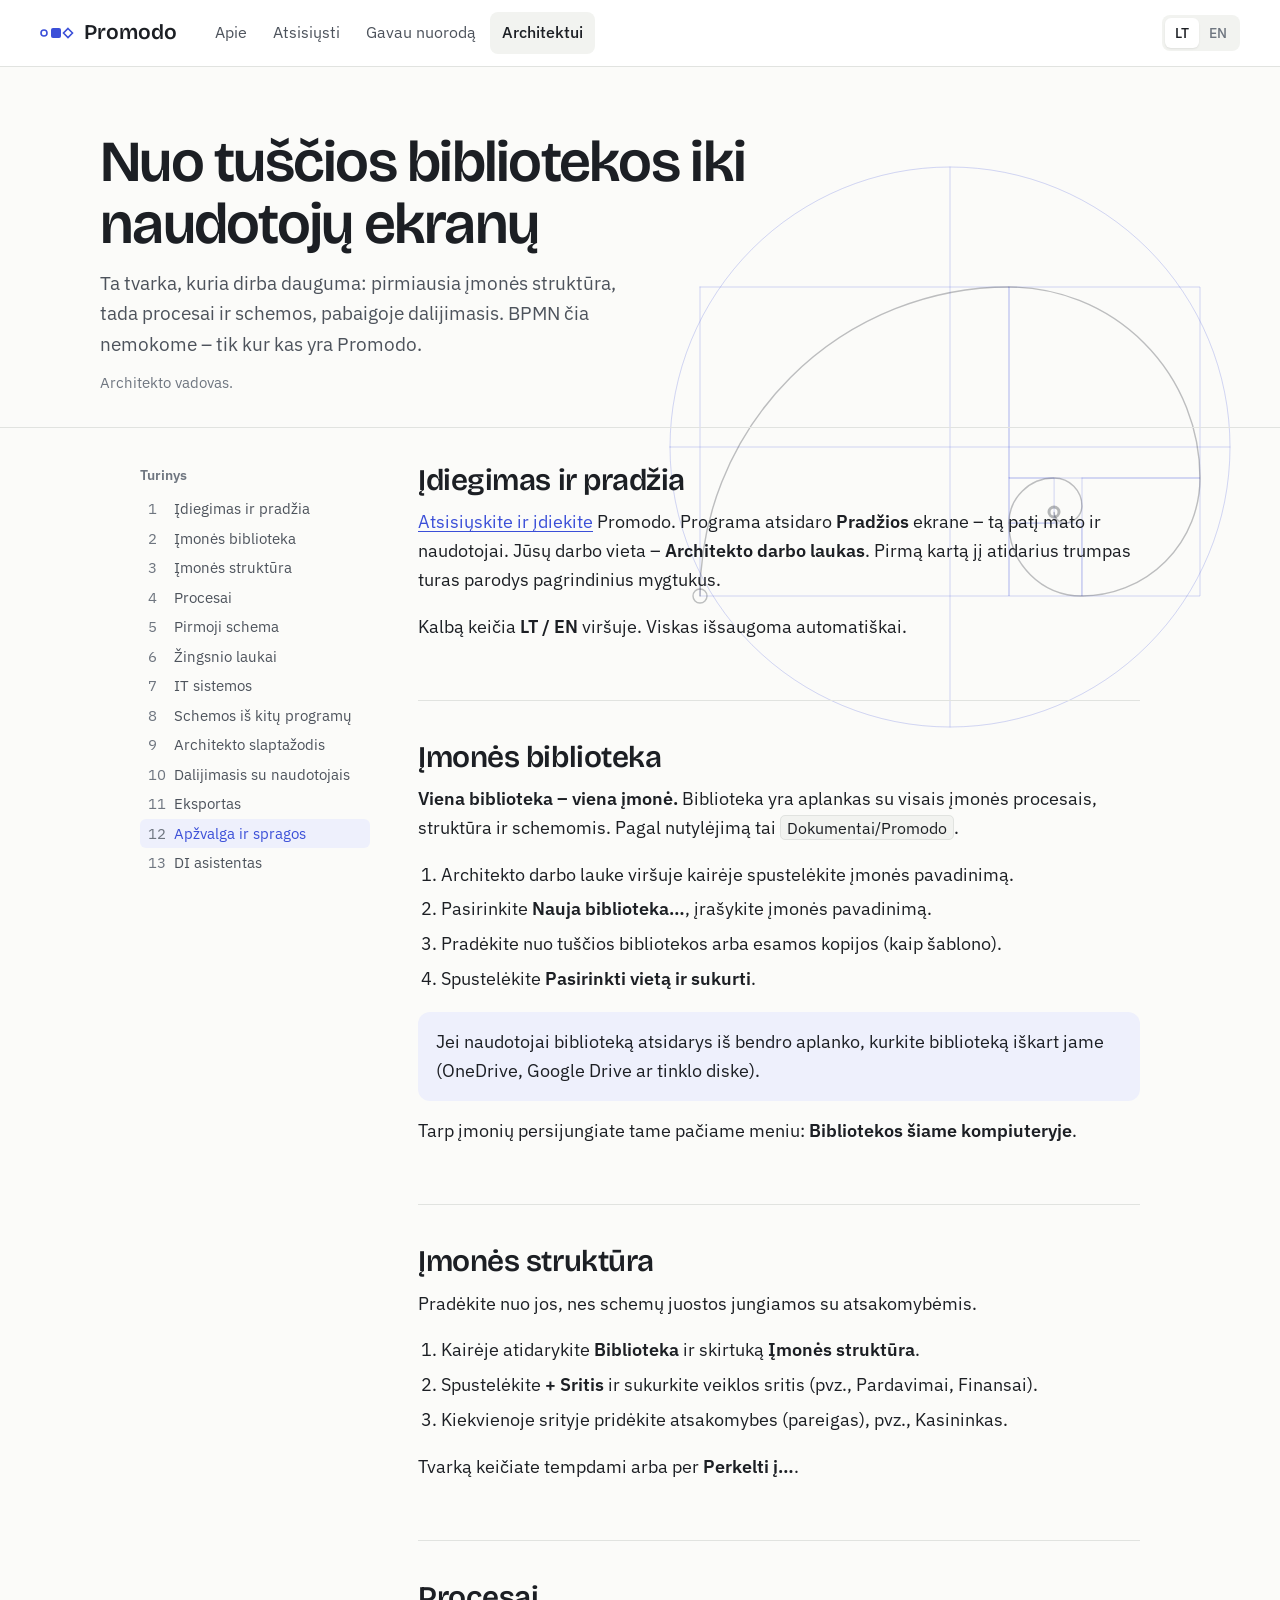
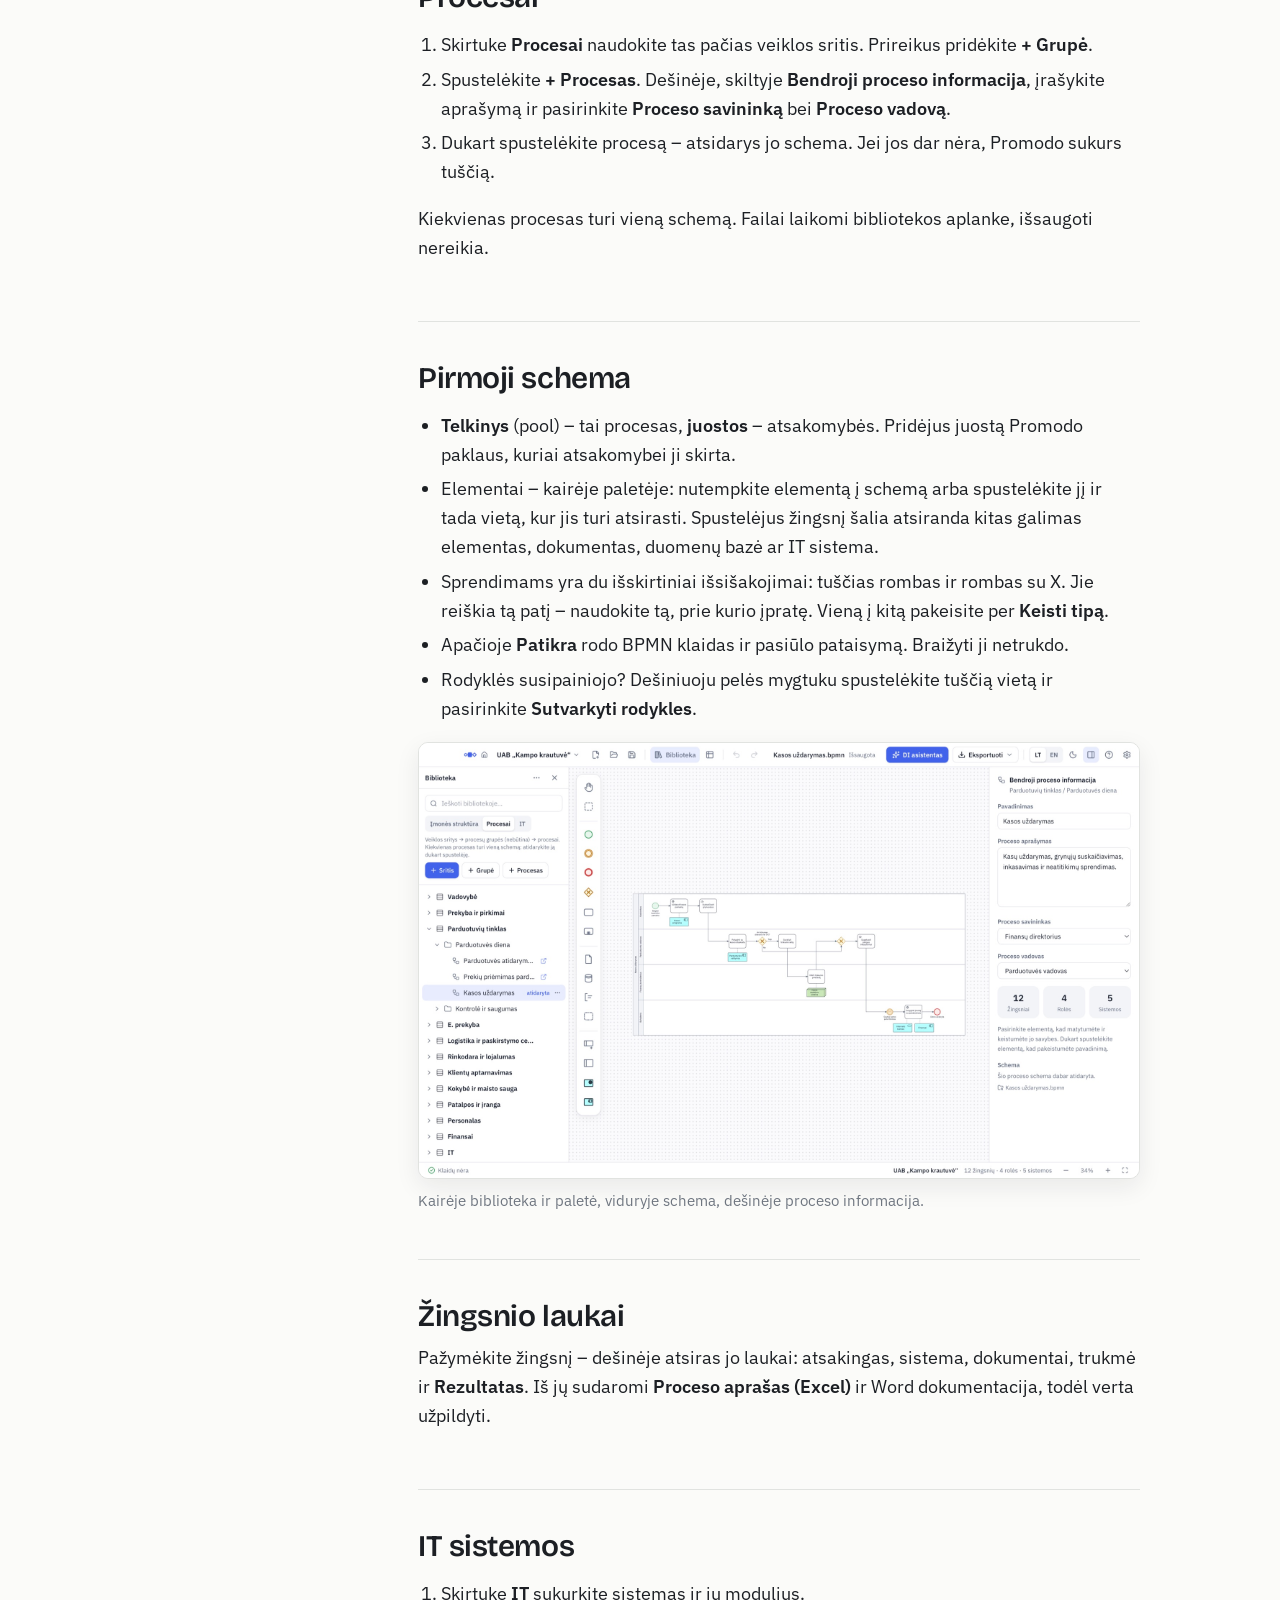
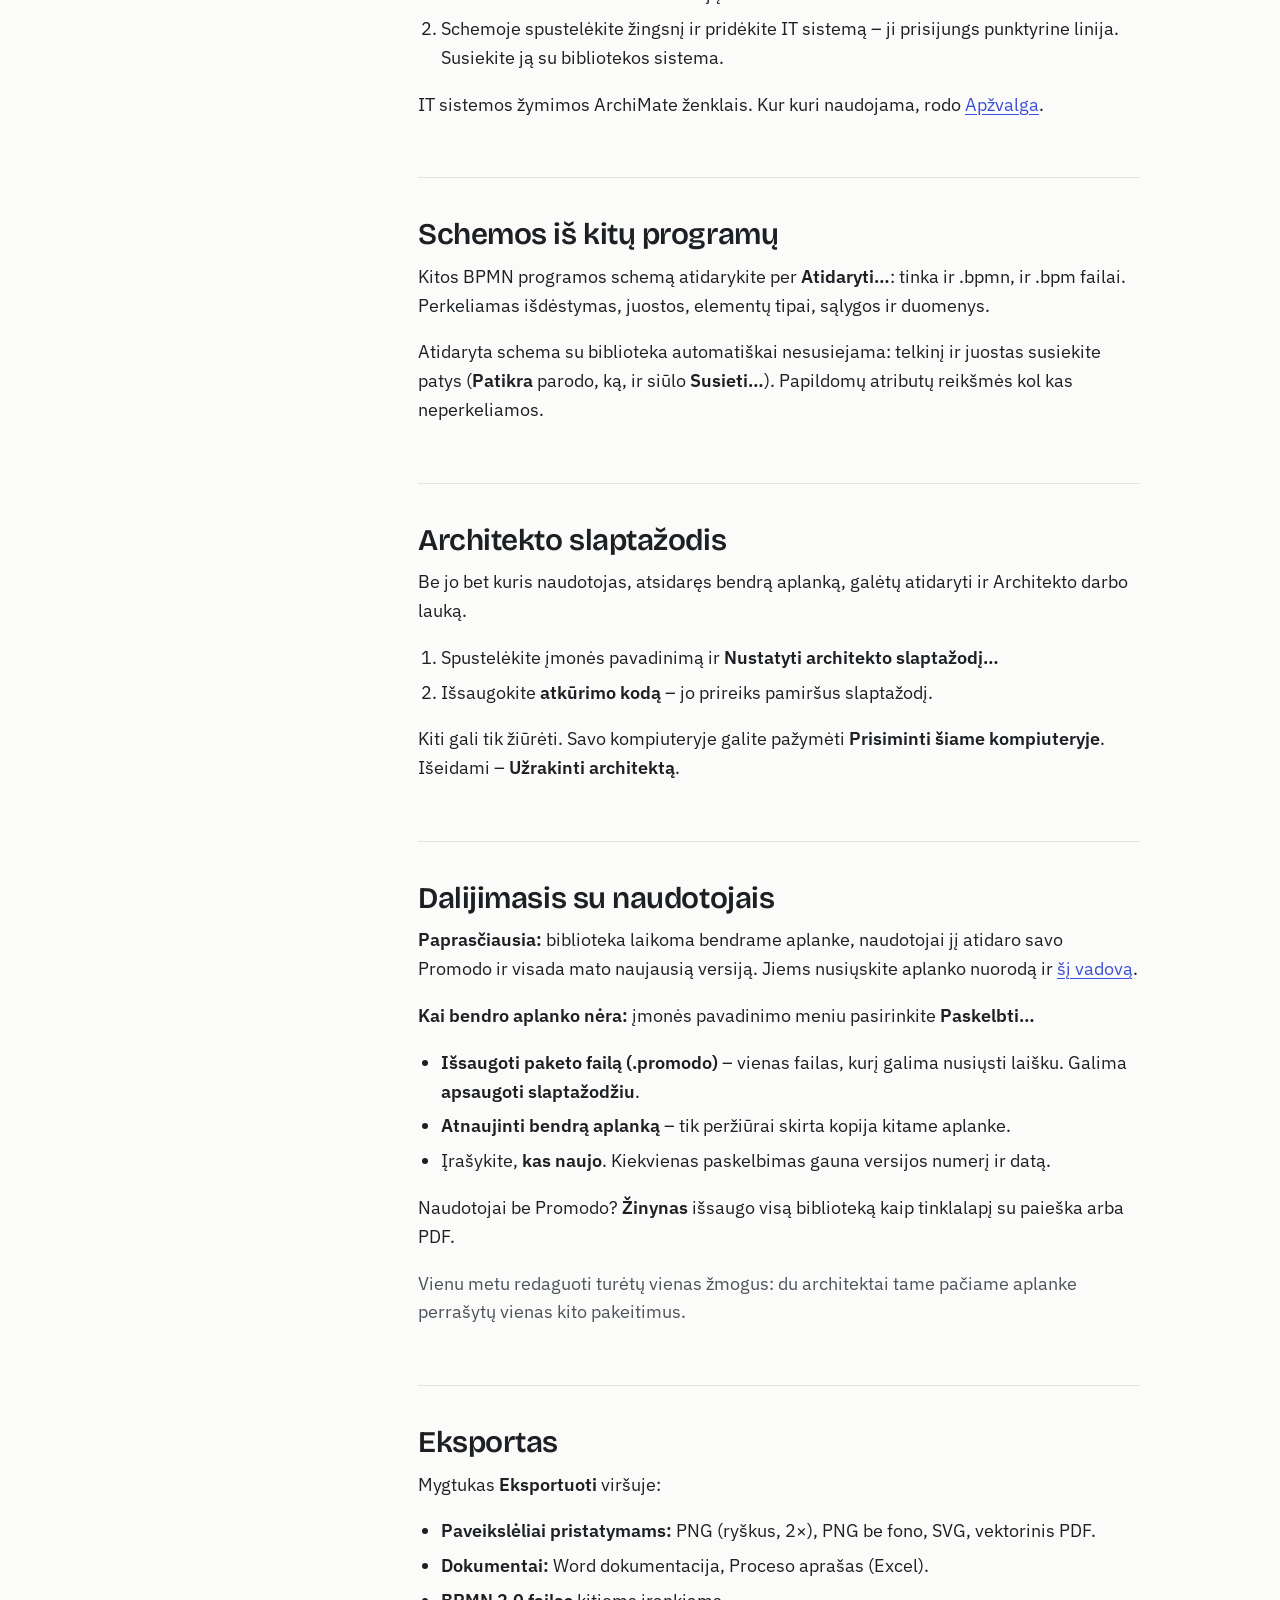
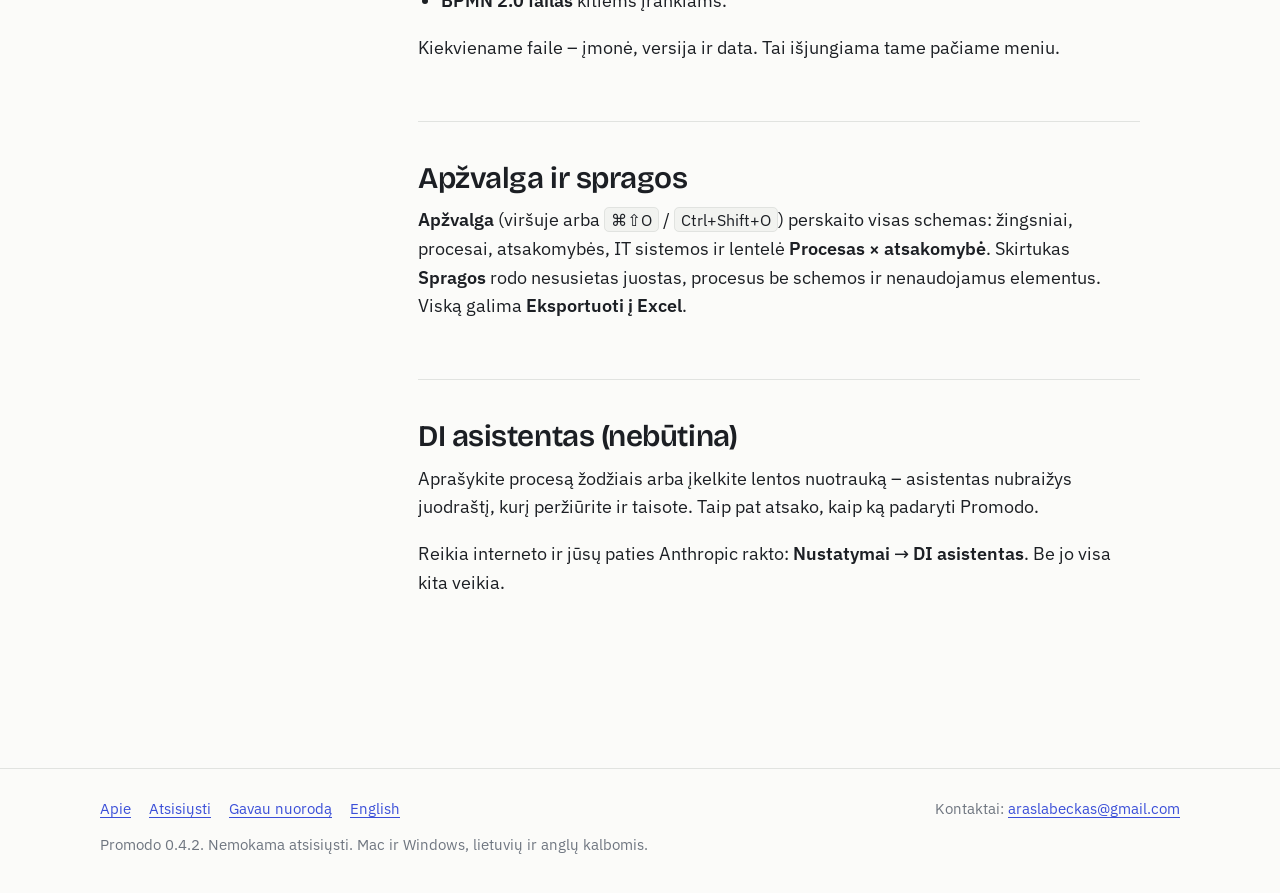
<file: architektui.html>
<!doctype html>
<html lang="lt" data-root="">
<head>
<meta charset="utf-8">
<meta name="viewport" content="width=device-width, initial-scale=1">
<title>Architektui – kaip sukurti įmonės biblioteką Promodo</title>
<meta name="description" content="Architekto vadovas: biblioteka, įmonės struktūra, procesai, schemos, IT sistemos, slaptažodis, dalijimasis ir eksportas.">
<link rel="alternate" hreflang="en" href="en/architects.html">
<link rel="icon" href="assets/img/icon.png">
<link rel="stylesheet" href="assets/site.css">
</head>
<body>
<a class="skip" href="#main">Pereiti prie turinio</a>
<header class="masthead">
  <a class="brand" href="index.html" aria-label="Promodo pradžia">
    <svg viewBox="0 0 34 14" aria-hidden="true"><circle cx="4" cy="7" r="3" fill="none" stroke="#3b4fd8" stroke-width="1.6"/><rect x="11" y="2" width="10" height="10" rx="2" fill="#3b4fd8"/><path d="M28 2.5 32.5 7 28 11.5 23.5 7Z" fill="none" stroke="#3b4fd8" stroke-width="1.6"/></svg>
    Promodo
  </a>
  <nav class="nav" aria-label="Puslapiai">
    <a href="index.html">Apie</a>
    <a href="atsisiusti.html">Atsisiųsti</a>
    <a href="gavau-nuoroda.html">Gavau nuorodą</a>
    <a href="architektui.html" aria-current="page">Architektui</a>
  </nav>
  <div class="lang"><span aria-current="true">LT</span><a href="en/architects.html" hreflang="en" lang="en">EN</a></div>
</header>

<main id="main">
  <div class="guide-hero" data-bg="geometry">
    <div class="wrap">
      <h1>Nuo tuščios bibliotekos iki naudotojų ekranų</h1>
      <p>Ta tvarka, kuria dirba dauguma: pirmiausia įmonės struktūra, tada procesai ir schemos, pabaigoje dalijimasis. BPMN čia nemokome – tik kur kas yra Promodo.</p>
      <p class="guide-meta">Architekto vadovas.</p>
    </div>
  </div>

  <div class="manual">
    <nav class="index" aria-label="Vadovo turinys">
      <p>Turinys</p>
      <ol>
        <li><a href="#pradzia">Įdiegimas ir pradžia</a></li>
        <li><a href="#biblioteka">Įmonės biblioteka</a></li>
        <li><a href="#struktura">Įmonės struktūra</a></li>
        <li><a href="#procesai">Procesai</a></li>
        <li><a href="#schema">Pirmoji schema</a></li>
        <li><a href="#laukai">Žingsnio laukai</a></li>
        <li><a href="#it">IT sistemos</a></li>
        <li><a href="#importas">Schemos iš kitų programų</a></li>
        <li><a href="#slaptazodis">Architekto slaptažodis</a></li>
        <li><a href="#dalijimasis">Dalijimasis su naudotojais</a></li>
        <li><a href="#eksportas">Eksportas</a></li>
        <li><a href="#apzvalga">Apžvalga ir spragos</a></li>
        <li><a href="#di">DI asistentas</a></li>
      </ol>
    </nav>

    <div>
      <section class="chapter" id="pradzia" data-bg="spiral">
        <span class="chapter__no">I</span>
        <h2>Įdiegimas ir pradžia</h2>
        <p><a href="atsisiusti.html">Atsisiųskite ir įdiekite</a> Promodo. Programa atsidaro <b>Pradžios</b> ekrane – tą patį mato ir naudotojai. Jūsų darbo vieta – <b>Architekto darbo laukas</b>. Pirmą kartą jį atidarius trumpas turas parodys pagrindinius mygtukus.</p>
        <p>Kalbą keičia <b>LT / EN</b> viršuje. Viskas išsaugoma automatiškai.</p>
      </section>

      <section class="chapter" id="biblioteka" data-bg="library">
        <span class="chapter__no">II</span>
        <h2>Įmonės biblioteka</h2>
        <p><b>Viena biblioteka – viena įmonė.</b> Biblioteka yra aplankas su visais įmonės procesais, struktūra ir schemomis. Pagal nutylėjimą tai <span class="kbd">Dokumentai/Promodo</span>.</p>
        <ol>
          <li>Architekto darbo lauke viršuje kairėje spustelėkite įmonės pavadinimą.</li>
          <li>Pasirinkite <b>Nauja biblioteka…</b>, įrašykite įmonės pavadinimą.</li>
          <li>Pradėkite nuo tuščios bibliotekos arba esamos kopijos (kaip šablono).</li>
          <li>Spustelėkite <b>Pasirinkti vietą ir sukurti</b>.</li>
        </ol>
        <p class="note">Jei naudotojai biblioteką atsidarys iš bendro aplanko, kurkite biblioteką iškart jame (OneDrive, Google Drive ar tinklo diske).</p>
        <p>Tarp įmonių persijungiate tame pačiame meniu: <b>Bibliotekos šiame kompiuteryje</b>.</p>
      </section>

      <section class="chapter" id="struktura" data-bg="org">
        <span class="chapter__no">III</span>
        <h2>Įmonės struktūra</h2>
        <p>Pradėkite nuo jos, nes schemų juostos jungiamos su atsakomybėmis.</p>
        <ol>
          <li>Kairėje atidarykite <b>Biblioteka</b> ir skirtuką <b>Įmonės struktūra</b>.</li>
          <li>Spustelėkite <b>+ Sritis</b> ir sukurkite veiklos sritis (pvz., Pardavimai, Finansai).</li>
          <li>Kiekvienoje srityje pridėkite atsakomybes (pareigas), pvz., Kasininkas.</li>
        </ol>
        <p>Tvarką keičiate tempdami arba per <b>Perkelti į…</b>.</p>
      </section>

      <section class="chapter" id="procesai" data-bg="library">
        <span class="chapter__no">IV</span>
        <h2>Procesai</h2>
        <ol>
          <li>Skirtuke <b>Procesai</b> naudokite tas pačias veiklos sritis. Prireikus pridėkite <b>+ Grupė</b>.</li>
          <li>Spustelėkite <b>+ Procesas</b>. Dešinėje, skiltyje <b>Bendroji proceso informacija</b>, įrašykite aprašymą ir pasirinkite <b>Proceso savininką</b> bei <b>Proceso vadovą</b>.</li>
          <li>Dukart spustelėkite procesą – atsidarys jo schema. Jei jos dar nėra, Promodo sukurs tuščią.</li>
        </ol>
        <p>Kiekvienas procesas turi vieną schemą. Failai laikomi bibliotekos aplanke, išsaugoti nereikia.</p>
      </section>

      <section class="chapter" id="schema" data-bg="process">
        <span class="chapter__no">V</span>
        <h2>Pirmoji schema</h2>
        <ul>
          <li><b>Telkinys</b> (pool) – tai procesas, <b>juostos</b> – atsakomybės. Pridėjus juostą Promodo paklaus, kuriai atsakomybei ji skirta.</li>
          <li>Elementai – kairėje paletėje: nutempkite elementą į schemą arba spustelėkite jį ir tada vietą, kur jis turi atsirasti. Spustelėjus žingsnį šalia atsiranda kitas galimas elementas, dokumentas, duomenų bazė ar IT sistema.</li>
          <li>Sprendimams yra du išskirtiniai išsišakojimai: tuščias rombas ir rombas su X. Jie reiškia tą patį – naudokite tą, prie kurio įpratę. Vieną į kitą pakeisite per <b>Keisti tipą</b>.</li>
          <li>Apačioje <b>Patikra</b> rodo BPMN klaidas ir pasiūlo pataisymą. Braižyti ji netrukdo.</li>
          <li>Rodyklės susipainiojo? Dešiniuoju pelės mygtuku spustelėkite tuščią vietą ir pasirinkite <b>Sutvarkyti rodykles</b>.</li>
        </ul>
        <figure class="shot"><img src="assets/img/lt-architect.jpg" alt="Architekto darbo laukas su atidaryta proceso „Kasos uždarymas“ schema." width="2000" height="1210" loading="lazy"><figcaption>Kairėje biblioteka ir paletė, viduryje schema, dešinėje proceso informacija.</figcaption></figure>
      </section>

      <section class="chapter" id="laukai" data-bg="docs">
        <span class="chapter__no">VI</span>
        <h2>Žingsnio laukai</h2>
        <p>Pažymėkite žingsnį – dešinėje atsiras jo laukai: atsakingas, sistema, dokumentai, trukmė ir <b>Rezultatas</b>. Iš jų sudaromi <b>Proceso aprašas (Excel)</b> ir Word dokumentacija, todėl verta užpildyti.</p>
      </section>

      <section class="chapter" id="it" data-bg="polyhedron">
        <span class="chapter__no">VII</span>
        <h2>IT sistemos</h2>
        <ol>
          <li>Skirtuke <b>IT</b> sukurkite sistemas ir jų modulius.</li>
          <li>Schemoje spustelėkite žingsnį ir pridėkite IT sistemą – ji prisijungs punktyrine linija. Susiekite ją su bibliotekos sistema.</li>
        </ol>
        <p>IT sistemos žymimos ArchiMate ženklais. Kur kuri naudojama, rodo <a href="#apzvalga">Apžvalga</a>.</p>
      </section>

      <section class="chapter" id="importas" data-bg="docs">
        <span class="chapter__no">VIII</span>
        <h2>Schemos iš kitų programų</h2>
        <p>Kitos BPMN programos schemą atidarykite per <b>Atidaryti…</b>: tinka ir .bpmn, ir .bpm failai. Perkeliamas išdėstymas, juostos, elementų tipai, sąlygos ir duomenys.</p>
        <p>Atidaryta schema su biblioteka automatiškai nesusiejama: telkinį ir juostas susiekite patys (<b>Patikra</b> parodo, ką, ir siūlo <b>Susieti…</b>). Papildomų atributų reikšmės kol kas neperkeliamos.</p>
      </section>

      <section class="chapter" id="slaptazodis" data-bg="lock">
        <span class="chapter__no">IX</span>
        <h2>Architekto slaptažodis</h2>
        <p>Be jo bet kuris naudotojas, atsidaręs bendrą aplanką, galėtų atidaryti ir Architekto darbo lauką.</p>
        <ol>
          <li>Spustelėkite įmonės pavadinimą ir <b>Nustatyti architekto slaptažodį…</b></li>
          <li>Išsaugokite <b>atkūrimo kodą</b> – jo prireiks pamiršus slaptažodį.</li>
        </ol>
        <p>Kiti gali tik žiūrėti. Savo kompiuteryje galite pažymėti <b>Prisiminti šiame kompiuteryje</b>. Išeidami – <b>Užrakinti architektą</b>.</p>
      </section>

      <section class="chapter" id="dalijimasis" data-bg="share">
        <span class="chapter__no">X</span>
        <h2>Dalijimasis su naudotojais</h2>
        <p><b>Paprasčiausia:</b> biblioteka laikoma bendrame aplanke, naudotojai jį atidaro savo Promodo ir visada mato naujausią versiją. Jiems nusiųskite aplanko nuorodą ir <a href="gavau-nuoroda.html">šį vadovą</a>.</p>
        <p><b>Kai bendro aplanko nėra:</b> įmonės pavadinimo meniu pasirinkite <b>Paskelbti…</b></p>
        <ul>
          <li><b>Išsaugoti paketo failą (.promodo)</b> – vienas failas, kurį galima nusiųsti laišku. Galima <b>apsaugoti slaptažodžiu</b>.</li>
          <li><b>Atnaujinti bendrą aplanką</b> – tik peržiūrai skirta kopija kitame aplanke.</li>
          <li>Įrašykite, <b>kas naujo</b>. Kiekvienas paskelbimas gauna versijos numerį ir datą.</li>
        </ul>
        <p>Naudotojai be Promodo? <b>Žinynas</b> išsaugo visą biblioteką kaip tinklalapį su paieška arba PDF.</p>
        <p class="quiet">Vienu metu redaguoti turėtų vienas žmogus: du architektai tame pačiame aplanke perrašytų vienas kito pakeitimus.</p>
      </section>

      <section class="chapter" id="eksportas" data-bg="docs">
        <span class="chapter__no">XI</span>
        <h2>Eksportas</h2>
        <p>Mygtukas <b>Eksportuoti</b> viršuje:</p>
        <ul>
          <li><b>Paveikslėliai pristatymams:</b> PNG (ryškus, 2×), PNG be fono, SVG, vektorinis PDF.</li>
          <li><b>Dokumentai:</b> Word dokumentacija, Proceso aprašas (Excel).</li>
          <li><b>BPMN 2.0 failas</b> kitiems įrankiams.</li>
        </ul>
        <p>Kiekviename faile – įmonė, versija ir data. Tai išjungiama tame pačiame meniu.</p>
      </section>

      <section class="chapter" id="apzvalga" data-bg="search">
        <span class="chapter__no">XII</span>
        <h2>Apžvalga ir spragos</h2>
        <p><b>Apžvalga</b> (viršuje arba <span class="kbd">⌘⇧O</span> / <span class="kbd">Ctrl+Shift+O</span>) perskaito visas schemas: žingsniai, procesai, atsakomybės, IT sistemos ir lentelė <b>Procesas × atsakomybė</b>. Skirtukas <b>Spragos</b> rodo nesusietas juostas, procesus be schemos ir nenaudojamus elementus. Viską galima <b>Eksportuoti į Excel</b>.</p>
      </section>

      <section class="chapter" id="di" data-bg="spiral">
        <span class="chapter__no">XIII</span>
        <h2>DI asistentas (nebūtina)</h2>
        <p>Aprašykite procesą žodžiais arba įkelkite lentos nuotrauką – asistentas nubraižys juodraštį, kurį peržiūrite ir taisote. Taip pat atsako, kaip ką padaryti Promodo.</p>
        <p>Reikia interneto ir jūsų paties Anthropic rakto: <b>Nustatymai</b> → <b>DI asistentas</b>. Be jo visa kita veikia.</p>
      </section>
    </div>
  </div>
</main>

<footer class="footer">
  <div class="footer__inner">
    <div class="footer__links">
      <a href="index.html">Apie</a>
      <a href="atsisiusti.html">Atsisiųsti</a>
      <a href="gavau-nuoroda.html">Gavau nuorodą</a>
      <a href="en/architects.html" hreflang="en">English</a>
    </div>
    <p style="margin:0">Kontaktai: <a href="mailto:araslabeckas@gmail.com">araslabeckas@gmail.com</a></p>
  </div>
  <p class="footer__meta">Promodo 0.4.2. Nemokama atsisiųsti. Mac ir Windows, lietuvių ir anglų kalbomis.</p>
</footer>
<script src="assets/site.js" defer></script>
</body>
</html>
</file>
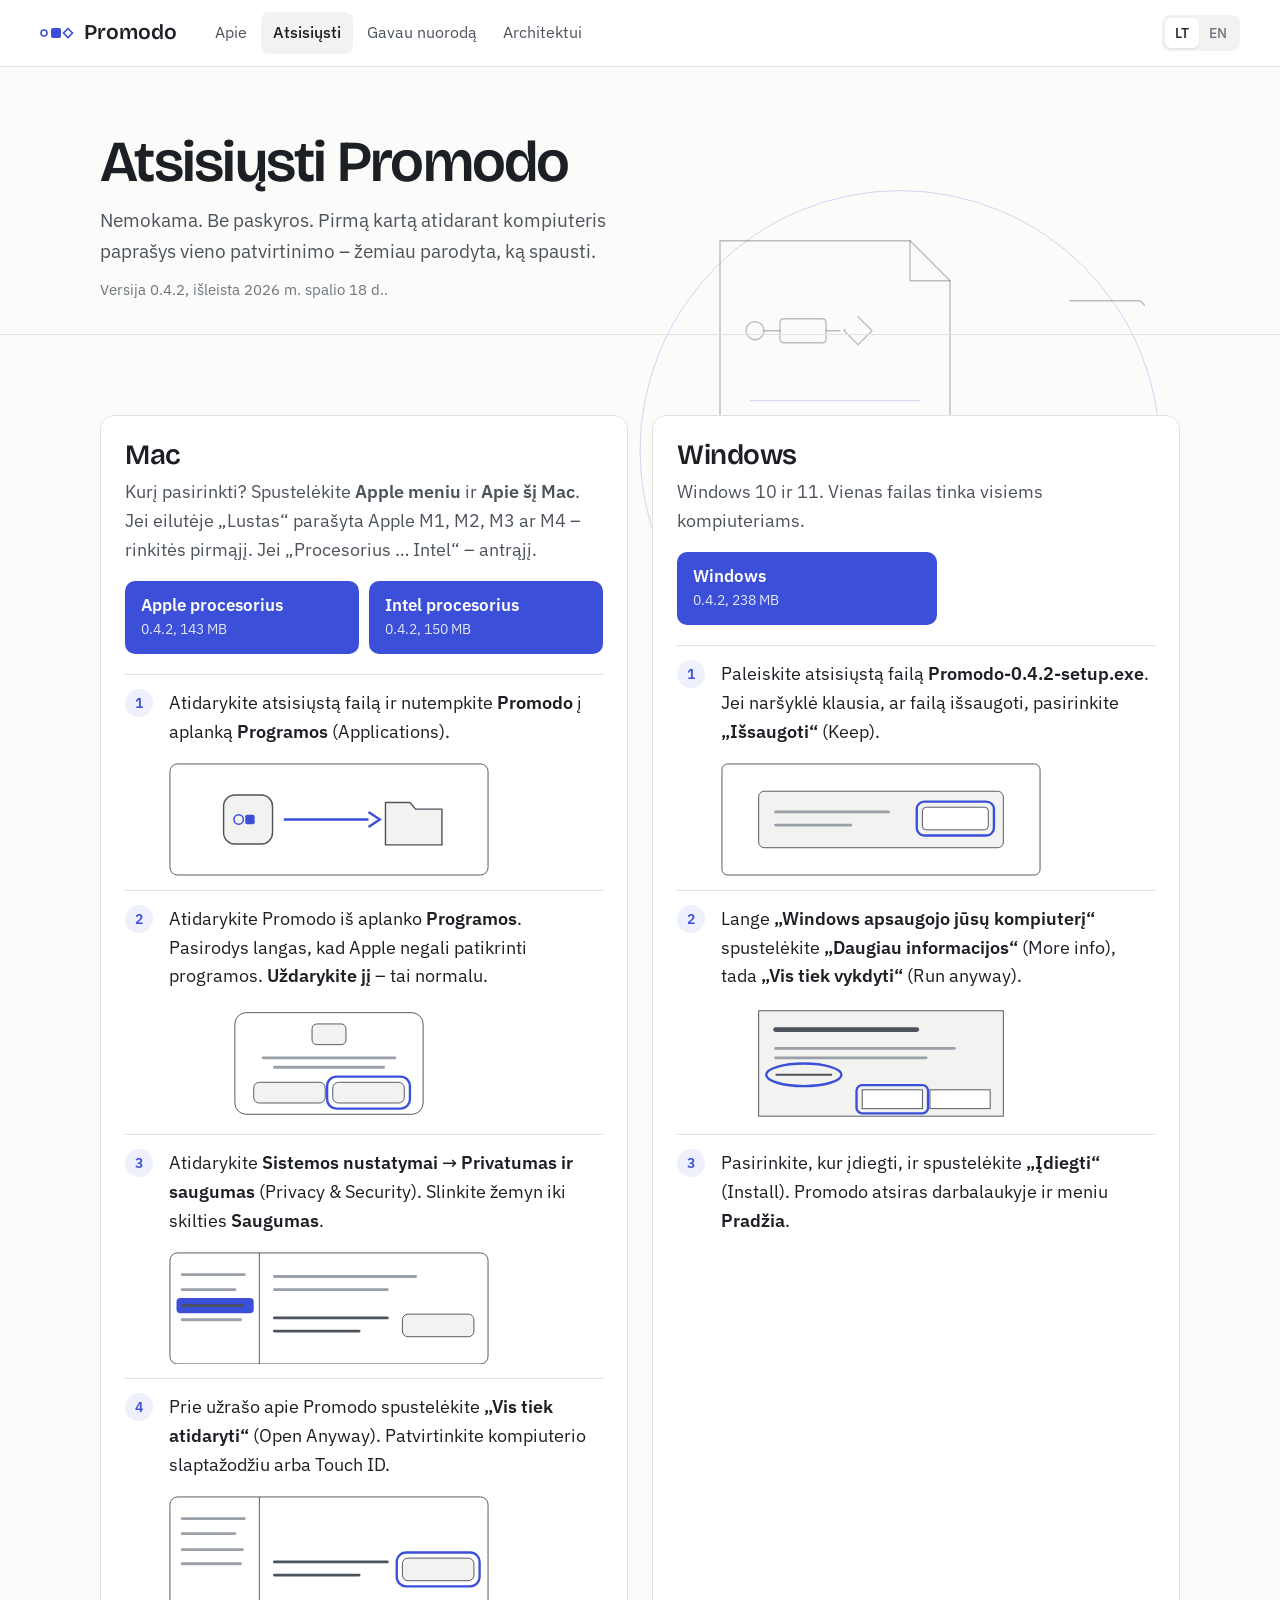
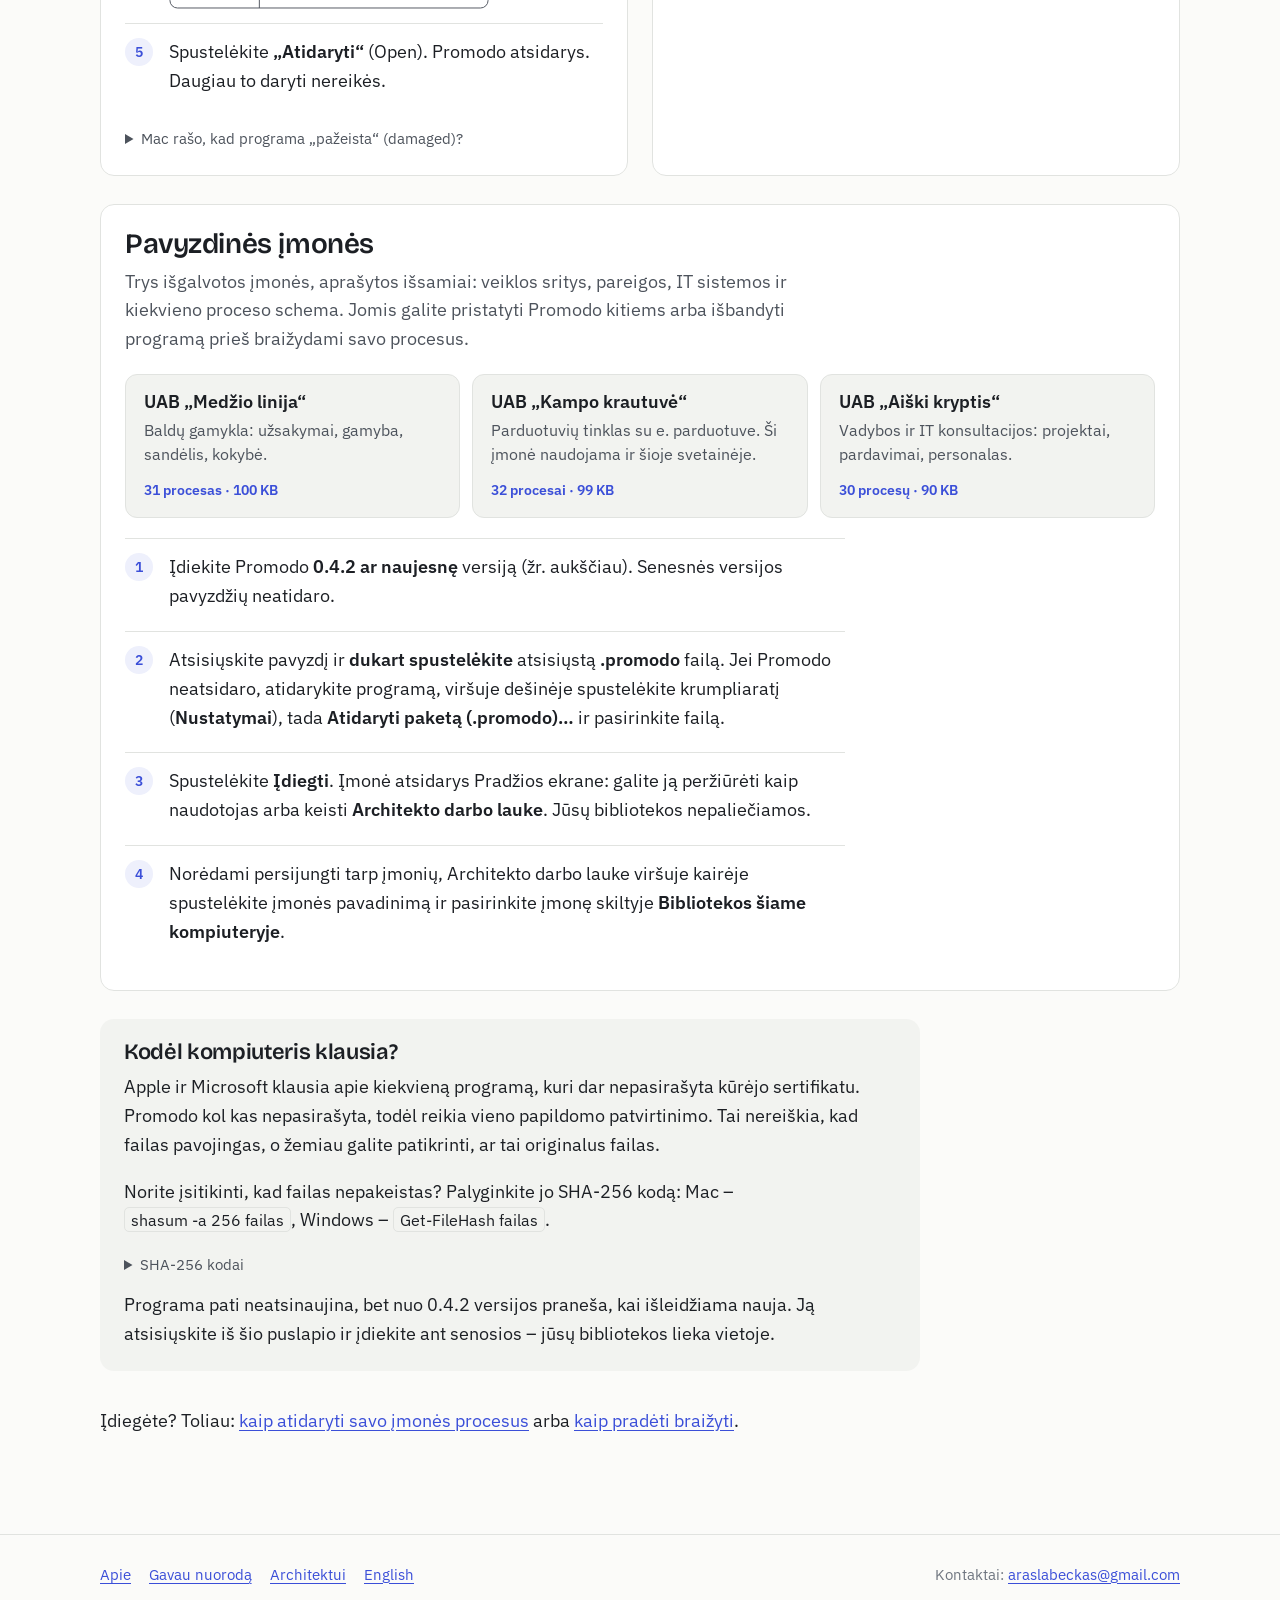
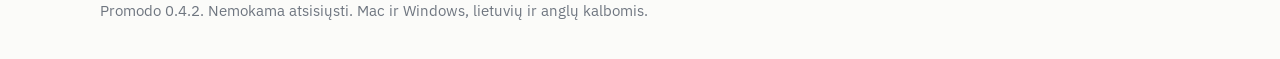
<file: atsisiusti.html>
<!doctype html>
<html lang="lt" data-root="">
<head>
<meta charset="utf-8">
<meta name="viewport" content="width=device-width, initial-scale=1">
<title>Atsisiųsti Promodo</title>
<meta name="description" content="Atsisiųskite Promodo Mac ir Windows kompiuteriams ir įdiekite per kelias minutes.">
<link rel="alternate" hreflang="en" href="en/download.html">
<link rel="icon" href="assets/img/icon.png">
<link rel="stylesheet" href="assets/site.css">
</head>
<body>
<a class="skip" href="#main">Pereiti prie turinio</a>
<header class="masthead">
  <a class="brand" href="index.html" aria-label="Promodo pradžia">
    <svg viewBox="0 0 34 14" aria-hidden="true"><circle cx="4" cy="7" r="3" fill="none" stroke="#3b4fd8" stroke-width="1.6"/><rect x="11" y="2" width="10" height="10" rx="2" fill="#3b4fd8"/><path d="M28 2.5 32.5 7 28 11.5 23.5 7Z" fill="none" stroke="#3b4fd8" stroke-width="1.6"/></svg>
    Promodo
  </a>
  <nav class="nav" aria-label="Puslapiai">
    <a href="index.html">Apie</a>
    <a href="atsisiusti.html" aria-current="page">Atsisiųsti</a>
    <a href="gavau-nuoroda.html">Gavau nuorodą</a>
    <a href="architektui.html">Architektui</a>
  </nav>
  <div class="lang"><span aria-current="true">LT</span><a href="en/download.html" hreflang="en" lang="en">EN</a></div>
</header>

<main id="main">
  <div class="guide-hero" data-bg="spiral">
    <div class="wrap">
      <h1>Atsisiųsti Promodo</h1>
      <p>Nemokama. Be paskyros. Pirmą kartą atidarant kompiuteris paprašys vieno patvirtinimo – žemiau parodyta, ką spausti.</p>
      <p class="guide-meta">Versija <span data-version>0.4.2</span>, išleista <span data-date>2026 m. spalio 18 d.</span>.</p>
    </div>
  </div>

  <div class="section" style="border-top:0" data-bg="docs">
    <div class="wrap">
      <div class="dl">
        <section aria-labelledby="mac">
          <h2 id="mac">Mac</h2>
          <p class="quiet" style="margin:0">Kurį pasirinkti? Spustelėkite <b>Apple meniu</b> ir <b>Apie šį Mac</b>. Jei eilutėje „Lustas“ parašyta Apple M1, M2, M3 ar M4 – rinkitės pirmąjį. Jei „Procesorius … Intel“ – antrąjį.</p>
          <div class="keys">
            <a class="key" data-file="mac-arm64" href="https://github.com/arislovas/promodo-app/releases/download/v0.4.2/Promodo-0.4.2-arm64.dmg"><span class="key__os">Apple procesorius</span><span class="key__meta">0.4.2, 143 MB</span></a>
            <a class="key" data-file="mac-x64" href="https://github.com/arislovas/promodo-app/releases/download/v0.4.2/Promodo-0.4.2-x64.dmg"><span class="key__os">Intel procesorius</span><span class="key__meta">0.4.2, 150 MB</span></a>
          </div>

          <ol class="install" aria-label="Įdiegimas Mac kompiuteryje">
            <li><div><p>Atidarykite atsisiųstą failą ir nutempkite <b>Promodo</b> į aplanką <b>Programos</b> (Applications).</p></div>
              <svg viewBox="0 0 340 120" aria-hidden="true"><rect x="1" y="1" width="338" height="118" rx="8" fill="#ffffff" stroke="#4d535c"/><rect x="58" y="34" width="52" height="52" rx="12" fill="#f2f3f0" stroke="#4d535c" stroke-width="1.5"/><circle cx="74" cy="60" r="5" fill="none" stroke="#3b4fd8" stroke-width="1.6"/><rect x="81" y="55" width="10" height="10" rx="2" fill="#3b4fd8"/><path d="M230 42h26l6 7h28v38h-60z" fill="#f2f3f0" stroke="#4d535c" stroke-width="1.5"/><path d="M122 60h90" stroke="#3b4fd8" stroke-width="2.5"/><path d="M212 52l12 8-12 8" fill="none" stroke="#3b4fd8" stroke-width="2.5"/></svg></li>
            <li><div><p>Atidarykite Promodo iš aplanko <b>Programos</b>. Pasirodys langas, kad Apple negali patikrinti programos. <b>Uždarykite jį</b> – tai normalu.</p></div>
              <svg viewBox="0 0 340 120" aria-hidden="true"><rect x="70" y="6" width="200" height="108" rx="12" fill="#ffffff" stroke="#4d535c"/><rect x="152" y="18" width="36" height="22" rx="5" fill="#f2f3f0" stroke="#4d535c"/><path d="M100 54h140M112 64h116" stroke="#9aa0a8" stroke-width="3" stroke-linecap="round"/><rect x="90" y="80" width="76" height="22" rx="6" fill="#f2f3f0" stroke="#4d535c"/><rect x="174" y="80" width="76" height="22" rx="6" fill="#f2f3f0" stroke="#4d535c"/><rect x="168" y="74" width="88" height="34" rx="10" fill="none" stroke="#3b4fd8" stroke-width="2.5"/></svg></li>
            <li><div><p>Atidarykite <b>Sistemos nustatymai</b> → <b>Privatumas ir saugumas</b> (Privacy &amp; Security). Slinkite žemyn iki skilties <b>Saugumas</b>.</p></div>
              <svg viewBox="0 0 340 120" aria-hidden="true"><rect x="1" y="1" width="338" height="118" rx="8" fill="#ffffff" stroke="#4d535c"/><path d="M96 1v118" stroke="#4d535c"/><path d="M14 24h66M14 40h56M14 72h62" stroke="#9aa0a8" stroke-width="3" stroke-linecap="round"/><rect x="8" y="49" width="82" height="16" rx="4" fill="#3b4fd8"/><path d="M14 57h64" stroke="#4d535c" stroke-width="3" stroke-linecap="round"/><path d="M112 26h150M112 40h120" stroke="#9aa0a8" stroke-width="3" stroke-linecap="round"/><path d="M112 70h120M112 84h90" stroke="#4d535c" stroke-width="3" stroke-linecap="round"/><rect x="248" y="66" width="76" height="24" rx="6" fill="#f2f3f0" stroke="#4d535c"/></svg></li>
            <li><div><p>Prie užrašo apie Promodo spustelėkite <b>„Vis tiek atidaryti“</b> (Open Anyway). Patvirtinkite kompiuterio slaptažodžiu arba Touch ID.</p></div>
              <svg viewBox="0 0 340 120" aria-hidden="true"><rect x="1" y="1" width="338" height="118" rx="8" fill="#ffffff" stroke="#4d535c"/><path d="M96 1v118" stroke="#4d535c"/><path d="M14 24h66M14 40h56M14 72h62M14 57h64" stroke="#9aa0a8" stroke-width="3" stroke-linecap="round"/><path d="M112 70h120M112 84h90" stroke="#4d535c" stroke-width="3" stroke-linecap="round"/><rect x="248" y="66" width="76" height="24" rx="6" fill="#f2f3f0" stroke="#4d535c"/><rect x="242" y="60" width="88" height="36" rx="10" fill="none" stroke="#3b4fd8" stroke-width="2.5"/></svg></li>
            <li><div><p>Spustelėkite <b>„Atidaryti“</b> (Open). Promodo atsidarys. Daugiau to daryti nereikės.</p></div></li>
          </ol>
          <details class="sum"><summary>Mac rašo, kad programa „pažeista“ (damaged)?</summary>
            <p style="font-family:var(--sans);font-size:15px;color:var(--ink);margin-top:8px">Atidarykite programą <b>Terminal</b>, įklijuokite šią eilutę, paspauskite Enter ir vėl atidarykite Promodo:</p>
            <code style="display:block;background:var(--vellum);padding:8px;border:1px solid var(--rule);color:var(--ink)">xattr -dr com.apple.quarantine /Applications/Promodo.app</code>
          </details>
        </section>

        <section aria-labelledby="win">
          <h2 id="win">Windows</h2>
          <p class="quiet" style="margin:0">Windows 10 ir 11. Vienas failas tinka visiems kompiuteriams.</p>
          <div class="keys keys--one">
            <a class="key" data-file="win" href="https://github.com/arislovas/promodo-app/releases/download/v0.4.2/Promodo-0.4.2-setup.exe"><span class="key__os">Windows</span><span class="key__meta">0.4.2, 238 MB</span></a>
          </div>

          <ol class="install" aria-label="Įdiegimas Windows kompiuteryje">
            <li><div><p>Paleiskite atsisiųstą failą <b>Promodo-0.4.2-setup.exe</b>. Jei naršyklė klausia, ar failą išsaugoti, pasirinkite <b>„Išsaugoti“</b> (Keep).</p></div>
              <svg viewBox="0 0 340 120" aria-hidden="true"><rect x="1" y="1" width="338" height="118" rx="6" fill="#ffffff" stroke="#4d535c"/><rect x="40" y="30" width="260" height="60" rx="6" fill="#f2f3f0" stroke="#4d535c"/><path d="M58 52h120M58 66h80" stroke="#9aa0a8" stroke-width="3" stroke-linecap="round"/><rect x="214" y="47" width="70" height="24" rx="4" fill="#ffffff" stroke="#4d535c"/><rect x="208" y="41" width="82" height="36" rx="8" fill="none" stroke="#3b4fd8" stroke-width="2.5"/></svg></li>
            <li><div><p>Lange <b>„Windows apsaugojo jūsų kompiuterį“</b> spustelėkite <b>„Daugiau informacijos“</b> (More info), tada <b>„Vis tiek vykdyti“</b> (Run anyway).</p></div>
              <svg viewBox="0 0 340 120" aria-hidden="true"><rect x="40" y="4" width="260" height="112" fill="#f2f3f0" stroke="#4d535c"/><path d="M58 24h150" stroke="#4d535c" stroke-width="5" stroke-linecap="round"/><path d="M58 44h190M58 54h160" stroke="#9aa0a8" stroke-width="3" stroke-linecap="round"/><path d="M58 72h60" stroke="#4d535c" stroke-width="2" stroke-dasharray="1 0"/><ellipse cx="88" cy="72" rx="40" ry="12" fill="none" stroke="#3b4fd8" stroke-width="2.5"/><rect x="150" y="88" width="64" height="20" fill="#ffffff" stroke="#4d535c"/><rect x="222" y="88" width="64" height="20" fill="#ffffff" stroke="#4d535c"/><rect x="144" y="83" width="76" height="30" rx="6" fill="none" stroke="#3b4fd8" stroke-width="2.5"/></svg></li>
            <li><div><p>Pasirinkite, kur įdiegti, ir spustelėkite <b>„Įdiegti“</b> (Install). Promodo atsiras darbalaukyje ir meniu <b>Pradžia</b>.</p></div></li>
          </ol>
        </section>
      </div>

      <section class="ex" id="pavyzdziai" aria-labelledby="pavyzdziai-title">
        <h2 id="pavyzdziai-title">Pavyzdinės įmonės</h2>
        <p class="ex__lead">Trys išgalvotos įmonės, aprašytos išsamiai: veiklos sritys, pareigos, IT sistemos ir kiekvieno proceso schema. Jomis galite pristatyti Promodo kitiems arba išbandyti programą prieš braižydami savo procesus.</p>
        <div class="ex__files">
          <a class="ex__file" href="examples/Medzio-linija.promodo" download><span class="ex__name">UAB „Medžio linija“</span><span class="ex__what">Baldų gamykla: užsakymai, gamyba, sandėlis, kokybė.</span><span class="ex__meta">31 procesas · 100 KB</span></a>
          <a class="ex__file" href="examples/Kampo-krautuve.promodo" download><span class="ex__name">UAB „Kampo krautuvė“</span><span class="ex__what">Parduotuvių tinklas su e. parduotuve. Ši įmonė naudojama ir šioje svetainėje.</span><span class="ex__meta">32 procesai · 99 KB</span></a>
          <a class="ex__file" href="examples/Aiski-kryptis.promodo" download><span class="ex__name">UAB „Aiški kryptis“</span><span class="ex__what">Vadybos ir IT konsultacijos: projektai, pardavimai, personalas.</span><span class="ex__meta">30 procesų · 90 KB</span></a>
        </div>
        <ol class="install" aria-label="Kaip atidaryti pavyzdinę įmonę">
          <li><div><p>Įdiekite Promodo <b>0.4.2 ar naujesnę</b> versiją (žr. aukščiau). Senesnės versijos pavyzdžių neatidaro.</p></div></li>
          <li><div><p>Atsisiųskite pavyzdį ir <b>dukart spustelėkite</b> atsisiųstą <b>.promodo</b> failą. Jei Promodo neatsidaro, atidarykite programą, viršuje dešinėje spustelėkite krumpliaratį (<b>Nustatymai</b>), tada <b>Atidaryti paketą (.promodo)…</b> ir pasirinkite failą.</p></div></li>
          <li><div><p>Spustelėkite <b>Įdiegti</b>. Įmonė atsidarys Pradžios ekrane: galite ją peržiūrėti kaip naudotojas arba keisti <b>Architekto darbo lauke</b>. Jūsų bibliotekos nepaliečiamos.</p></div></li>
          <li><div><p>Norėdami persijungti tarp įmonių, Architekto darbo lauke viršuje kairėje spustelėkite įmonės pavadinimą ir pasirinkite įmonę skiltyje <b>Bibliotekos šiame kompiuteryje</b>.</p></div></li>
        </ol>
      </section>

      <div class="why" id="kodel">
        <h3>Kodėl kompiuteris klausia?</h3>
        <p>Apple ir Microsoft klausia apie kiekvieną programą, kuri dar nepasirašyta kūrėjo sertifikatu. Promodo kol kas nepasirašyta, todėl reikia vieno papildomo patvirtinimo. Tai nereiškia, kad failas pavojingas, o žemiau galite patikrinti, ar tai originalus failas.</p>
        <p>Norite įsitikinti, kad failas nepakeistas? Palyginkite jo SHA-256 kodą: Mac – <span class="kbd">shasum -a 256 failas</span>, Windows – <span class="kbd">Get-FileHash failas</span>.</p>
        <details class="sum"><summary>SHA-256 kodai</summary>
          <p style="margin:8px 0 2px">Mac, Apple procesorius</p><span data-sum="mac-arm64">1b2a8c73249789d8559045238ed11333ac2c260391ccf07c65ca1f5c9dd09832</span>
          <p style="margin:8px 0 2px">Mac, Intel procesorius</p><span data-sum="mac-x64">b576ca7936875eb2c55255abe3f04533cc426a426d8867c908969f95e598c1f2</span>
          <p style="margin:8px 0 2px">Windows</p><span data-sum="win">d1c1d6b825e7923ebc0356caa03f652a3071ed79bb49475ff13e2949ba0baeb3</span>
        </details>
        <p style="margin-top:14px">Programa pati neatsinaujina, bet nuo 0.4.2 versijos praneša, kai išleidžiama nauja. Ją atsisiųskite iš šio puslapio ir įdiekite ant senosios – jūsų bibliotekos lieka vietoje.</p>
      </div>

      <p style="margin-top:36px;font-size:18px">Įdiegėte? Toliau: <a href="gavau-nuoroda.html">kaip atidaryti savo įmonės procesus</a> arba <a href="architektui.html">kaip pradėti braižyti</a>.</p>
    </div>
  </div>
</main>

<footer class="footer">
  <div class="footer__inner">
    <div class="footer__links">
      <a href="index.html">Apie</a>
      <a href="gavau-nuoroda.html">Gavau nuorodą</a>
      <a href="architektui.html">Architektui</a>
      <a href="en/download.html" hreflang="en">English</a>
    </div>
    <p style="margin:0">Kontaktai: <a href="mailto:araslabeckas@gmail.com">araslabeckas@gmail.com</a></p>
  </div>
  <p class="footer__meta">Promodo 0.4.2. Nemokama atsisiųsti. Mac ir Windows, lietuvių ir anglų kalbomis.</p>
</footer>
<script src="assets/site.js" defer></script>
</body>
</html>
</file>
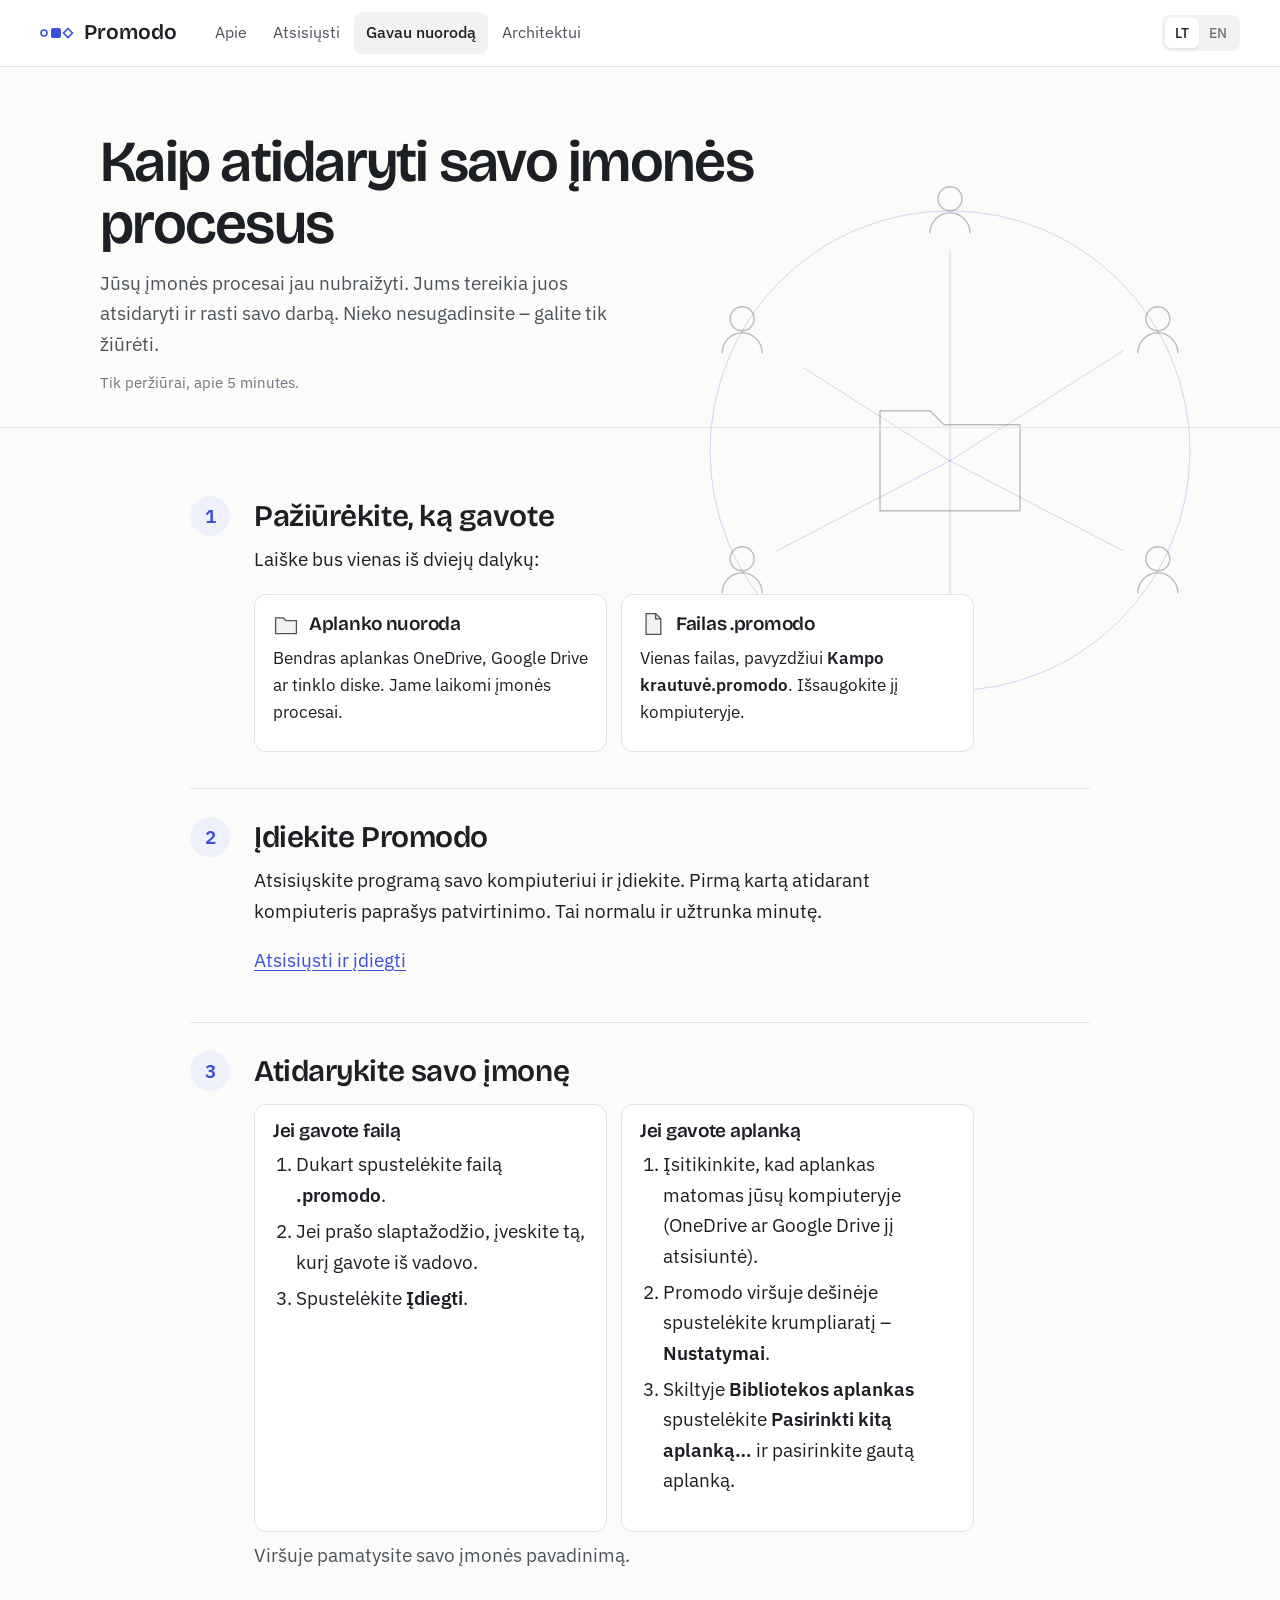
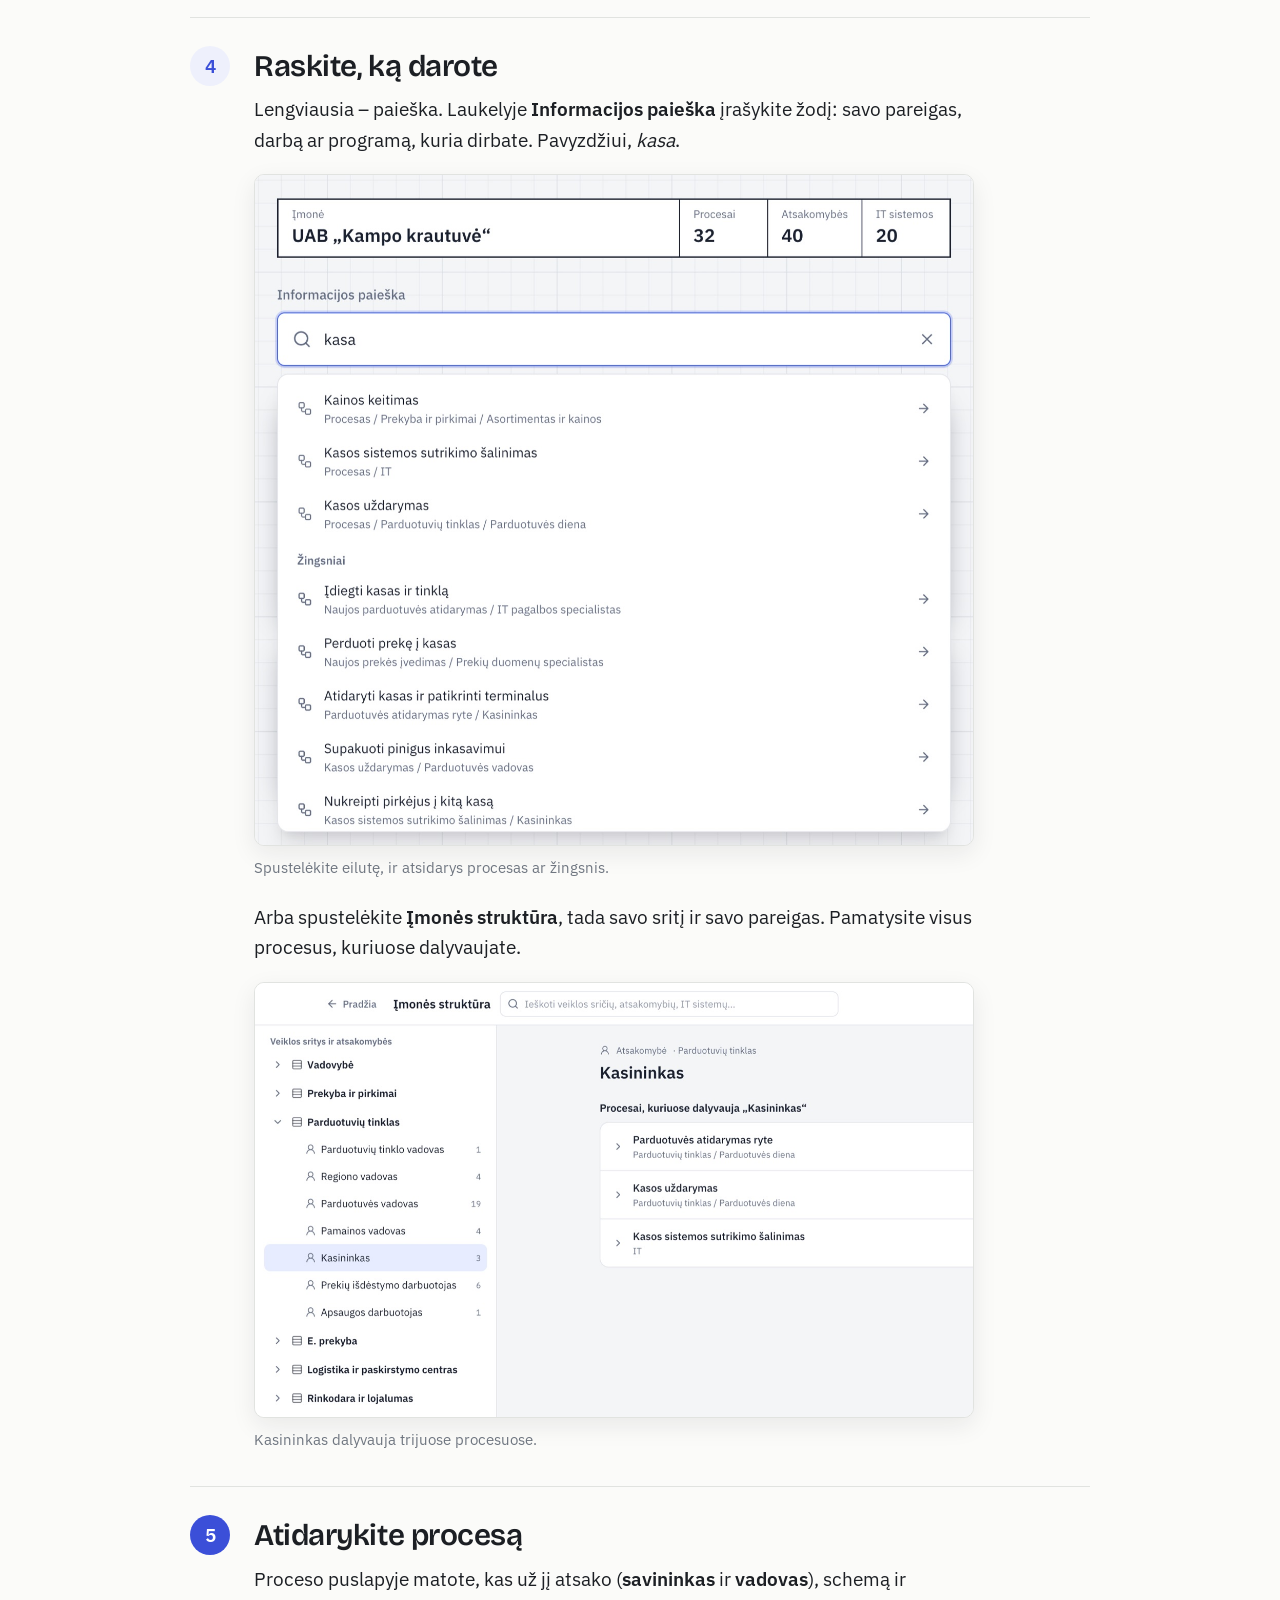
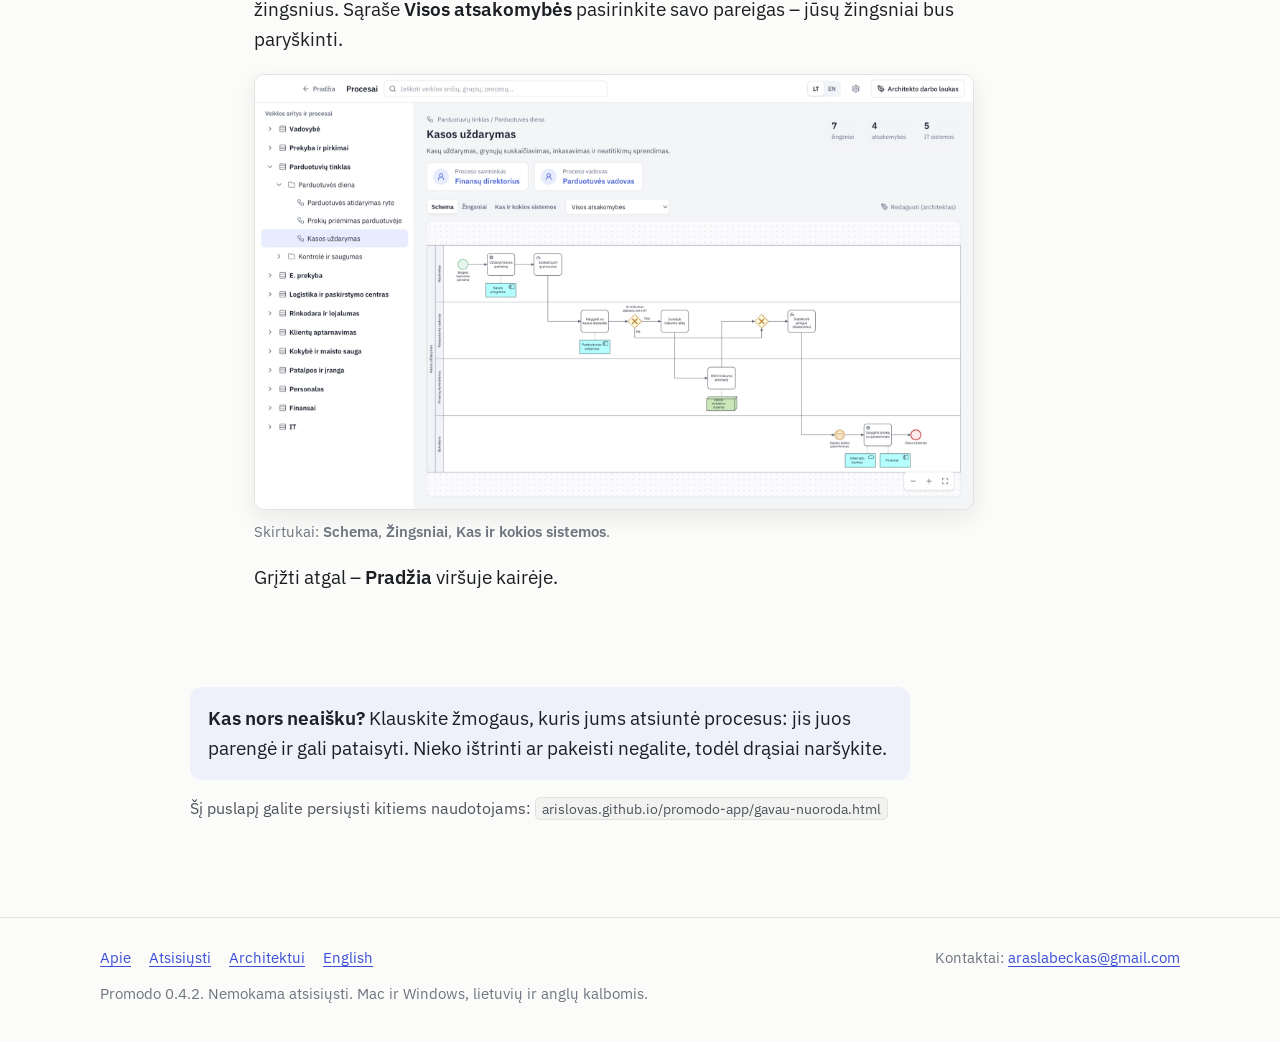
<file: gavau-nuoroda.html>
<!doctype html>
<html lang="lt" data-root="">
<head>
<meta charset="utf-8">
<meta name="viewport" content="width=device-width, initial-scale=1">
<title>Gavau nuorodą – kaip atidaryti savo įmonės procesus</title>
<meta name="description" content="Penki žingsniai: įdiekite Promodo, atidarykite gautą aplanką ar failą ir raskite, ką darote.">
<link rel="alternate" hreflang="en" href="en/viewers.html">
<link rel="icon" href="assets/img/icon.png">
<link rel="stylesheet" href="assets/site.css">
</head>
<body class="calm">
<a class="skip" href="#main">Pereiti prie turinio</a>
<header class="masthead">
  <a class="brand" href="index.html" aria-label="Promodo pradžia">
    <svg viewBox="0 0 34 14" aria-hidden="true"><circle cx="4" cy="7" r="3" fill="none" stroke="#3b4fd8" stroke-width="1.6"/><rect x="11" y="2" width="10" height="10" rx="2" fill="#3b4fd8"/><path d="M28 2.5 32.5 7 28 11.5 23.5 7Z" fill="none" stroke="#3b4fd8" stroke-width="1.6"/></svg>
    Promodo
  </a>
  <nav class="nav" aria-label="Puslapiai">
    <a href="index.html">Apie</a>
    <a href="atsisiusti.html">Atsisiųsti</a>
    <a href="gavau-nuoroda.html" aria-current="page">Gavau nuorodą</a>
    <a href="architektui.html">Architektui</a>
  </nav>
  <div class="lang"><span aria-current="true">LT</span><a href="en/viewers.html" hreflang="en" lang="en">EN</a></div>
</header>

<main id="main">
  <div class="guide-hero" data-bg="geometry">
    <div class="wrap">
      <h1>Kaip atidaryti savo įmonės procesus</h1>
      <p>Jūsų įmonės procesai jau nubraižyti. Jums tereikia juos atsidaryti ir rasti savo darbą. Nieko nesugadinsite – galite tik žiūrėti.</p>
      <p class="guide-meta">Tik peržiūrai, apie 5 minutes.</p>
    </div>
  </div>

  <div class="section" style="border-top:0;padding-top:40px">
    <div class="wrap" style="max-width:900px;position:relative">
      <ol class="steps">

        <li class="step" data-step data-bg="share">
          <span class="step__n">1</span>
          <div class="step__body">
            <h2>Pažiūrėkite, ką gavote</h2>
            <p>Laiške bus vienas iš dviejų dalykų:</p>
            <div class="choice">
              <div>
                <h3><svg viewBox="0 0 30 30" aria-hidden="true"><path d="M3 8h9l3 3h12v15H3z" fill="#f2f3f0" stroke="#4d535c" stroke-width="1.5"/></svg>Aplanko nuoroda</h3>
                <p>Bendras aplankas OneDrive, Google Drive ar tinklo diske. Jame laikomi įmonės procesai.</p>
              </div>
              <div>
                <h3><svg viewBox="0 0 30 30" aria-hidden="true"><path d="M7 3h11l6 6v18H7z" fill="#f2f3f0" stroke="#4d535c" stroke-width="1.5"/><path d="M18 3v6h6" fill="none" stroke="#4d535c" stroke-width="1.5"/></svg>Failas .promodo</h3>
                <p>Vienas failas, pavyzdžiui <b>Kampo krautuvė.promodo</b>. Išsaugokite jį kompiuteryje.</p>
              </div>
            </div>
          </div>
        </li>

        <li class="step" data-step data-bg="spiral">
          <span class="step__n">2</span>
          <div class="step__body">
            <h2>Įdiekite Promodo</h2>
            <p>Atsisiųskite programą savo kompiuteriui ir įdiekite. Pirmą kartą atidarant kompiuteris paprašys patvirtinimo. Tai normalu ir užtrunka minutę.</p>
            <p><a href="atsisiusti.html">Atsisiųsti ir įdiegti</a></p>
          </div>
        </li>

        <li class="step" data-step data-bg="library">
          <span class="step__n">3</span>
          <div class="step__body">
            <h2>Atidarykite savo įmonę</h2>
            <div class="choice">
              <div>
                <h3>Jei gavote failą</h3>
                <ol>
                  <li>Dukart spustelėkite failą <b>.promodo</b>.</li>
                  <li>Jei prašo slaptažodžio, įveskite tą, kurį gavote iš vadovo.</li>
                  <li>Spustelėkite <b>Įdiegti</b>.</li>
                </ol>
              </div>
              <div>
                <h3>Jei gavote aplanką</h3>
                <ol>
                  <li>Įsitikinkite, kad aplankas matomas jūsų kompiuteryje (OneDrive ar Google Drive jį atsisiuntė).</li>
                  <li>Promodo viršuje dešinėje spustelėkite krumpliaratį – <b>Nustatymai</b>.</li>
                  <li>Skiltyje <b>Bibliotekos aplankas</b> spustelėkite <b>Pasirinkti kitą aplanką…</b> ir pasirinkite gautą aplanką.</li>
                </ol>
              </div>
            </div>
            <p class="quiet">Viršuje pamatysite savo įmonės pavadinimą.</p>
          </div>
        </li>

        <li class="step" data-step data-bg="search">
          <span class="step__n">4</span>
          <div class="step__body">
            <h2>Raskite, ką darote</h2>
            <p>Lengviausia – paieška. Laukelyje <b>Informacijos paieška</b> įrašykite žodį: savo pareigas, darbą ar programą, kuria dirbate. Pavyzdžiui, <i>kasa</i>.</p>
            <figure class="shot"><img src="assets/img/lt-search-crop.jpg" alt="Informacijos paieška: įrašyta „kasa“, rodomi procesai ir žingsniai." width="1400" height="1306" loading="lazy"><figcaption>Spustelėkite eilutę, ir atsidarys procesas ar žingsnis.</figcaption></figure>
            <p style="margin-top:22px">Arba spustelėkite <b>Įmonės struktūra</b>, tada savo sritį ir savo pareigas. Pamatysite visus procesus, kuriuose dalyvaujate.</p>
            <figure class="shot"><img src="assets/img/lt-org-open-crop.jpg" alt="Įmonės struktūra: pasirinkta atsakomybė „Kasininkas“ ir trys jos procesai." width="1400" height="847" loading="lazy"><figcaption>Kasininkas dalyvauja trijuose procesuose.</figcaption></figure>
          </div>
        </li>

        <li class="step" data-step data-bg="process">
          <span class="step__n">5</span>
          <div class="step__body">
            <h2>Atidarykite procesą</h2>
            <p>Proceso puslapyje matote, kas už jį atsako (<b>savininkas</b> ir <b>vadovas</b>), schemą ir žingsnius. Sąraše <b>Visos atsakomybės</b> pasirinkite savo pareigas – jūsų žingsniai bus paryškinti.</p>
            <figure class="shot"><img src="assets/img/lt-process.jpg" alt="Proceso „Kasos uždarymas“ puslapis su schema, savininku ir vadovu." width="2000" height="1210" loading="lazy"><figcaption>Skirtukai: <b>Schema</b>, <b>Žingsniai</b>, <b>Kas ir kokios sistemos</b>.</figcaption></figure>
            <p style="margin-top:18px">Grįžti atgal – <b>Pradžia</b> viršuje kairėje.</p>
          </div>
        </li>
      </ol>

      <div class="note" style="margin-top:48px">
        <p><b>Kas nors neaišku?</b> Klauskite žmogaus, kuris jums atsiuntė procesus: jis juos parengė ir gali pataisyti. Nieko ištrinti ar pakeisti negalite, todėl drąsiai naršykite.</p>
      </div>
      <p class="quiet" style="font-size:16px">Šį puslapį galite persiųsti kitiems naudotojams: <span class="kbd">arislovas.github.io/promodo-app/gavau-nuoroda.html</span></p>
    </div>
  </div>
</main>

<footer class="footer">
  <div class="footer__inner">
    <div class="footer__links">
      <a href="index.html">Apie</a>
      <a href="atsisiusti.html">Atsisiųsti</a>
      <a href="architektui.html">Architektui</a>
      <a href="en/viewers.html" hreflang="en">English</a>
    </div>
    <p style="margin:0">Kontaktai: <a href="mailto:araslabeckas@gmail.com">araslabeckas@gmail.com</a></p>
  </div>
  <p class="footer__meta">Promodo 0.4.2. Nemokama atsisiųsti. Mac ir Windows, lietuvių ir anglų kalbomis.</p>
</footer>
<script src="assets/site.js" defer></script>
</body>
</html>
</file>
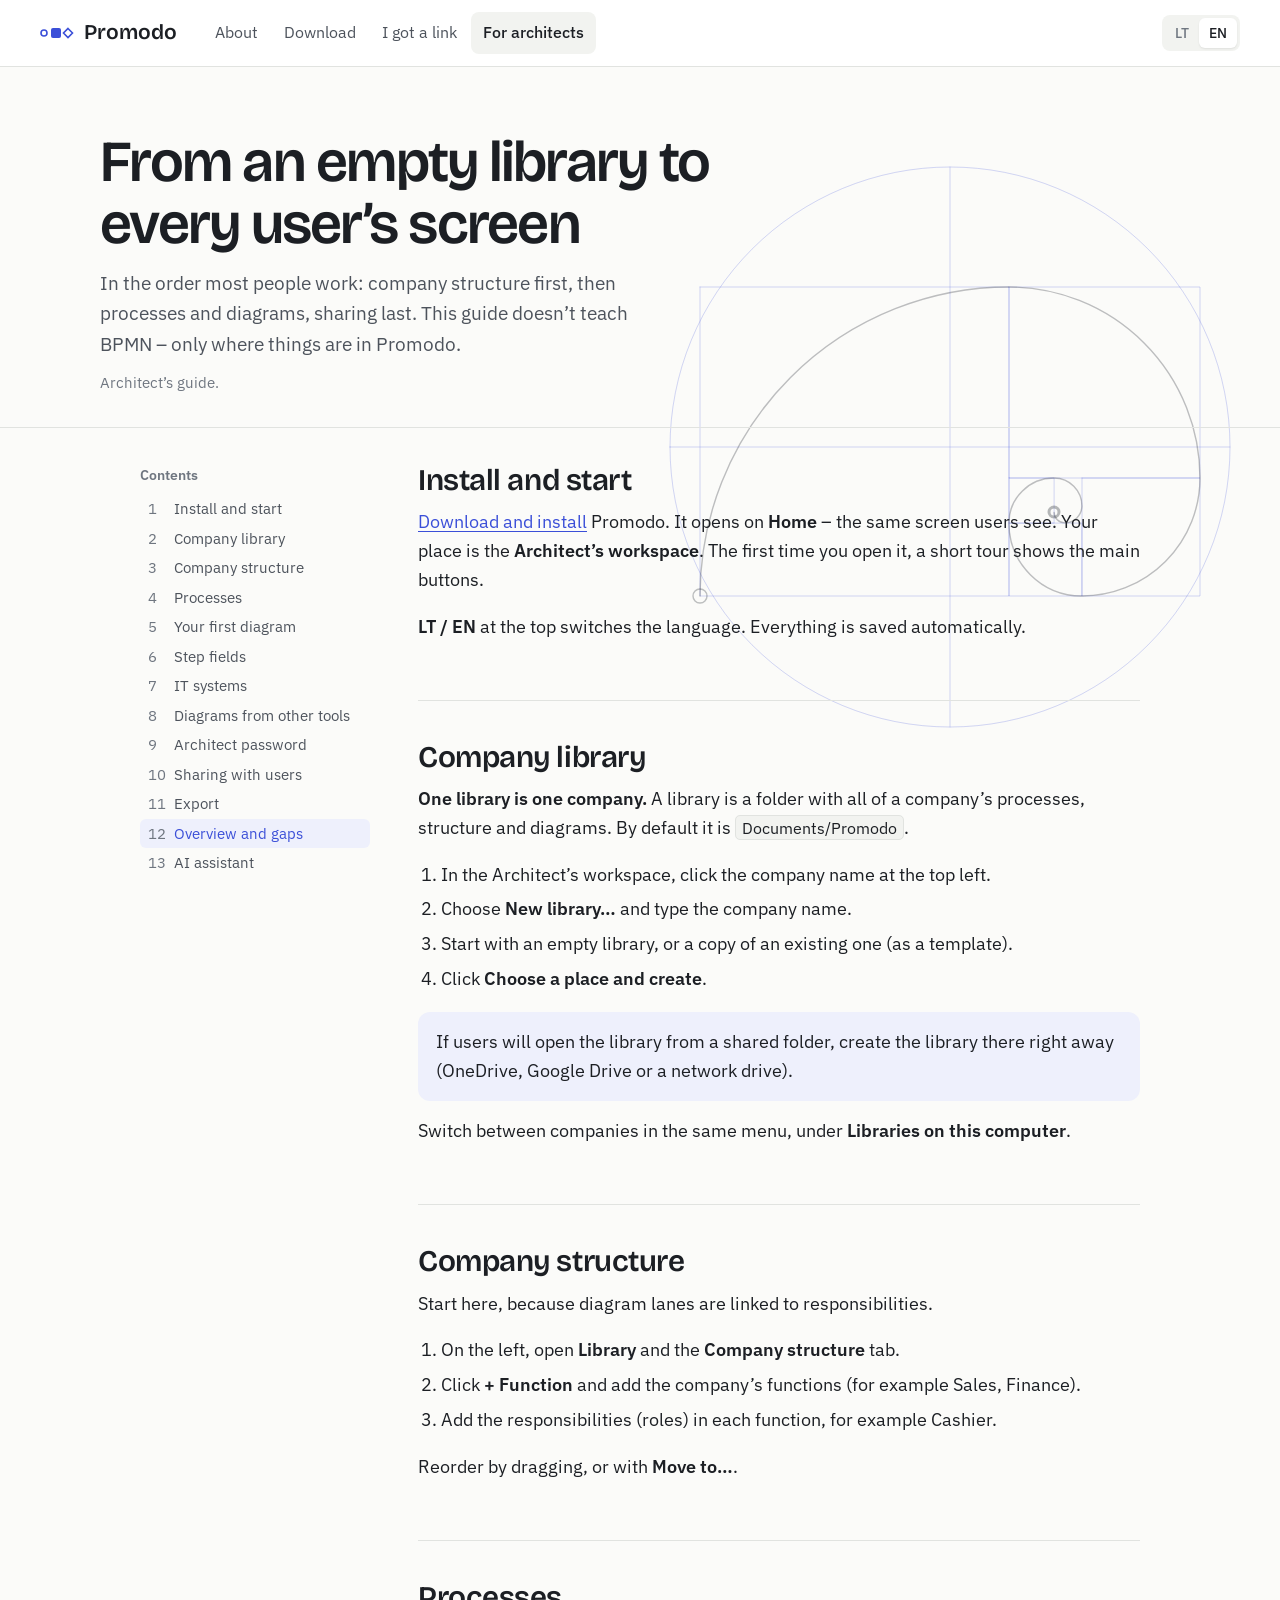
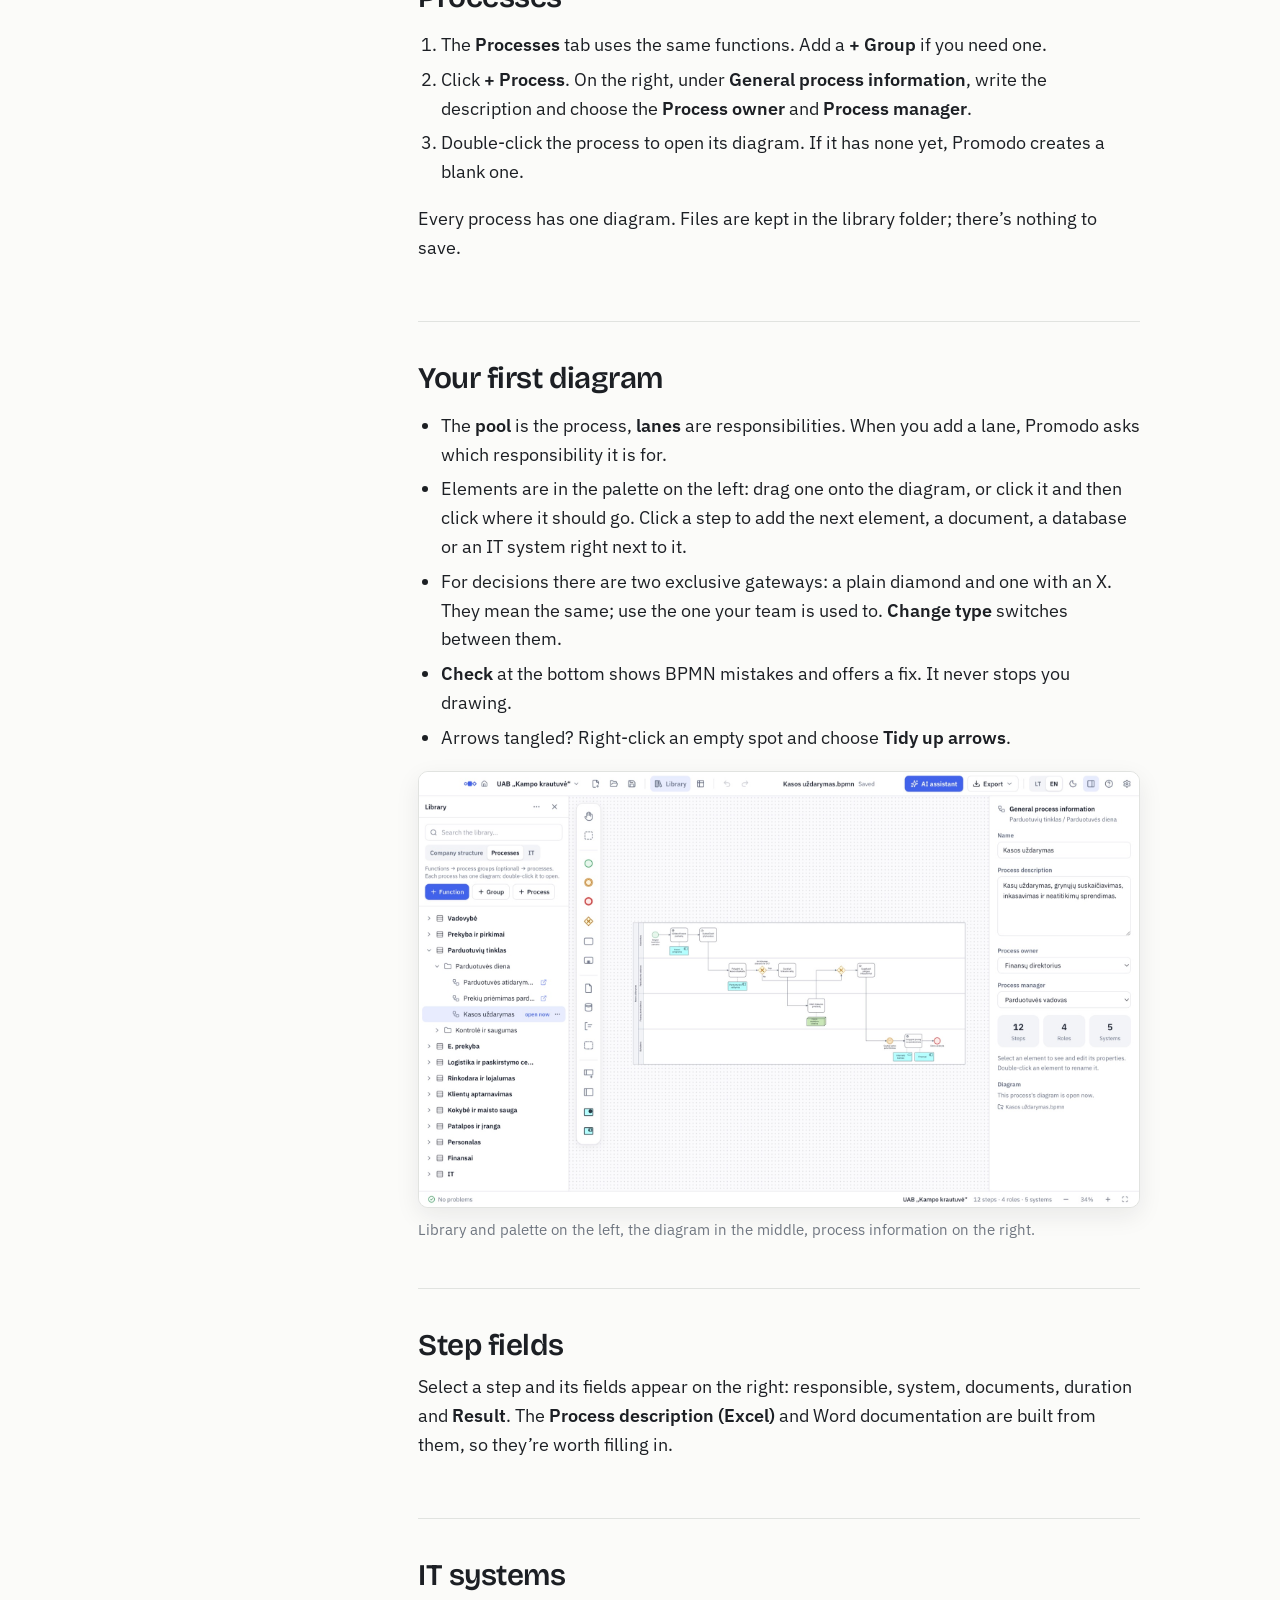
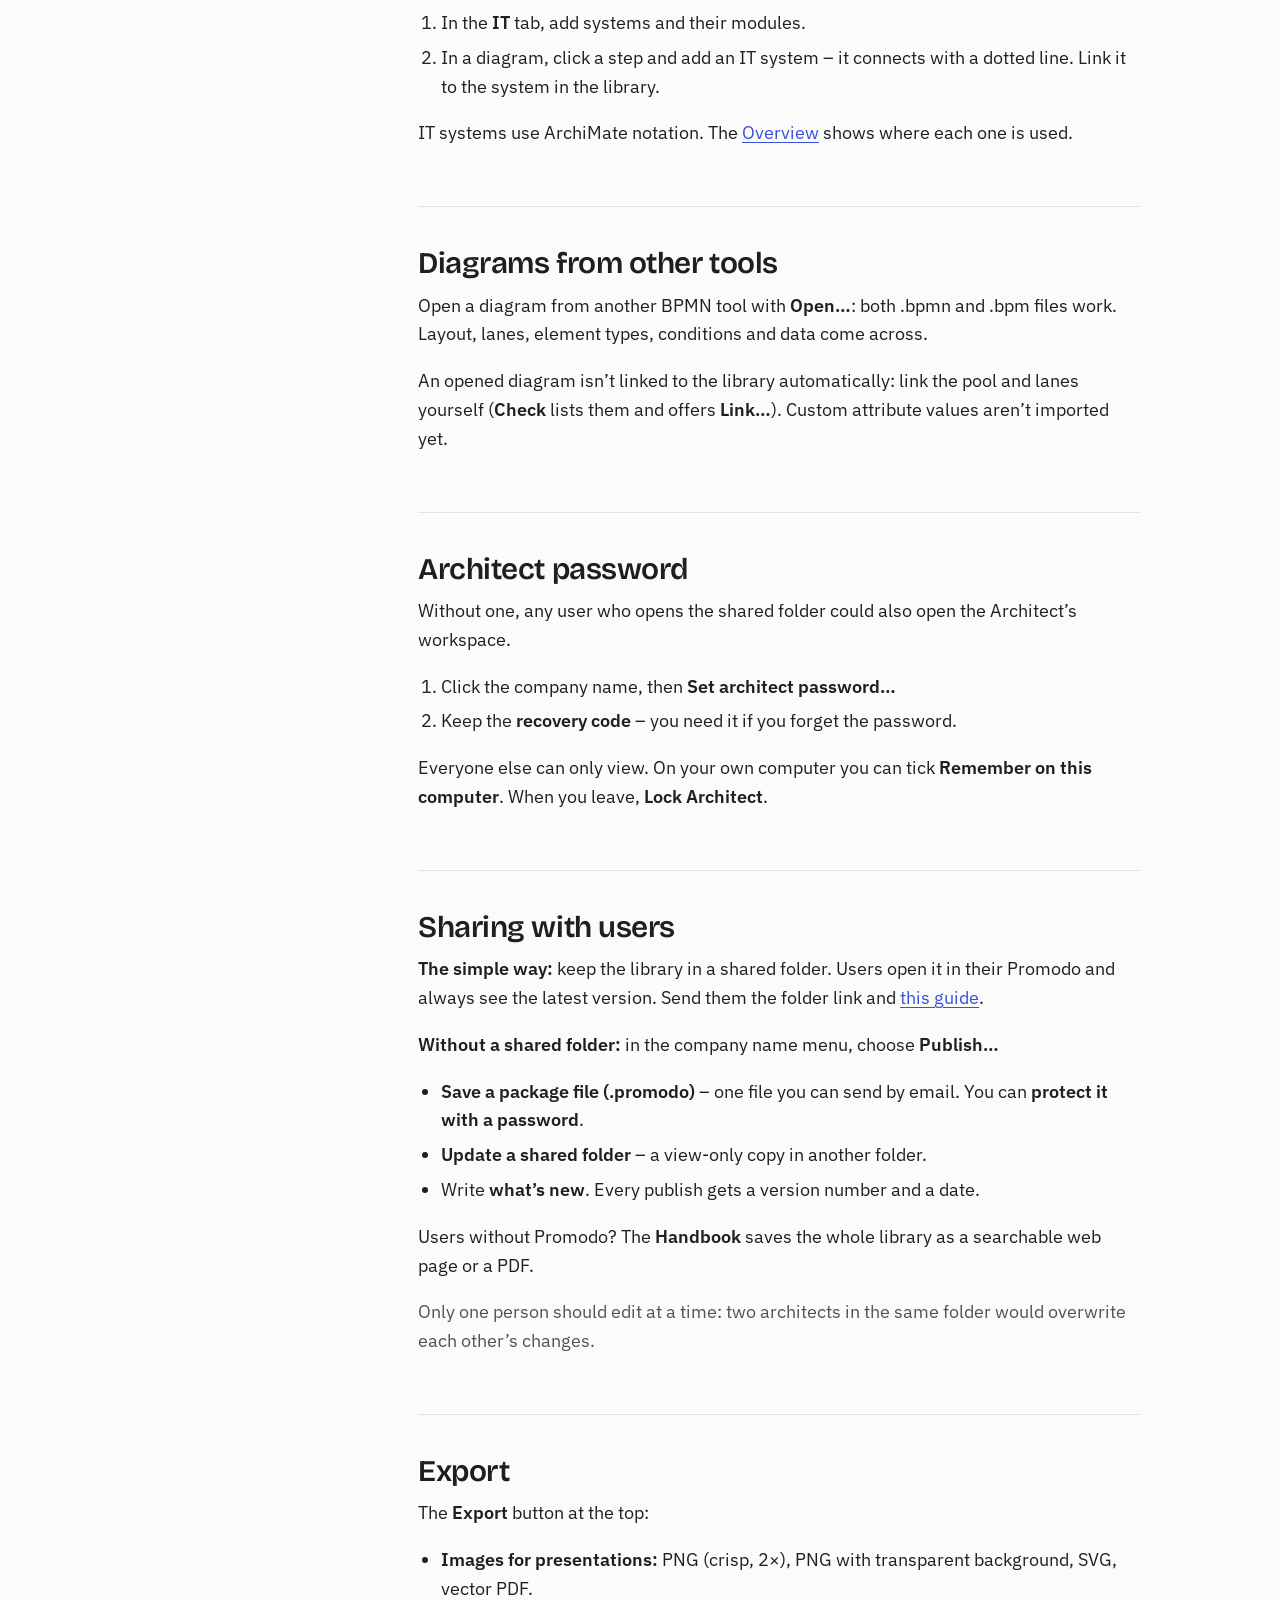
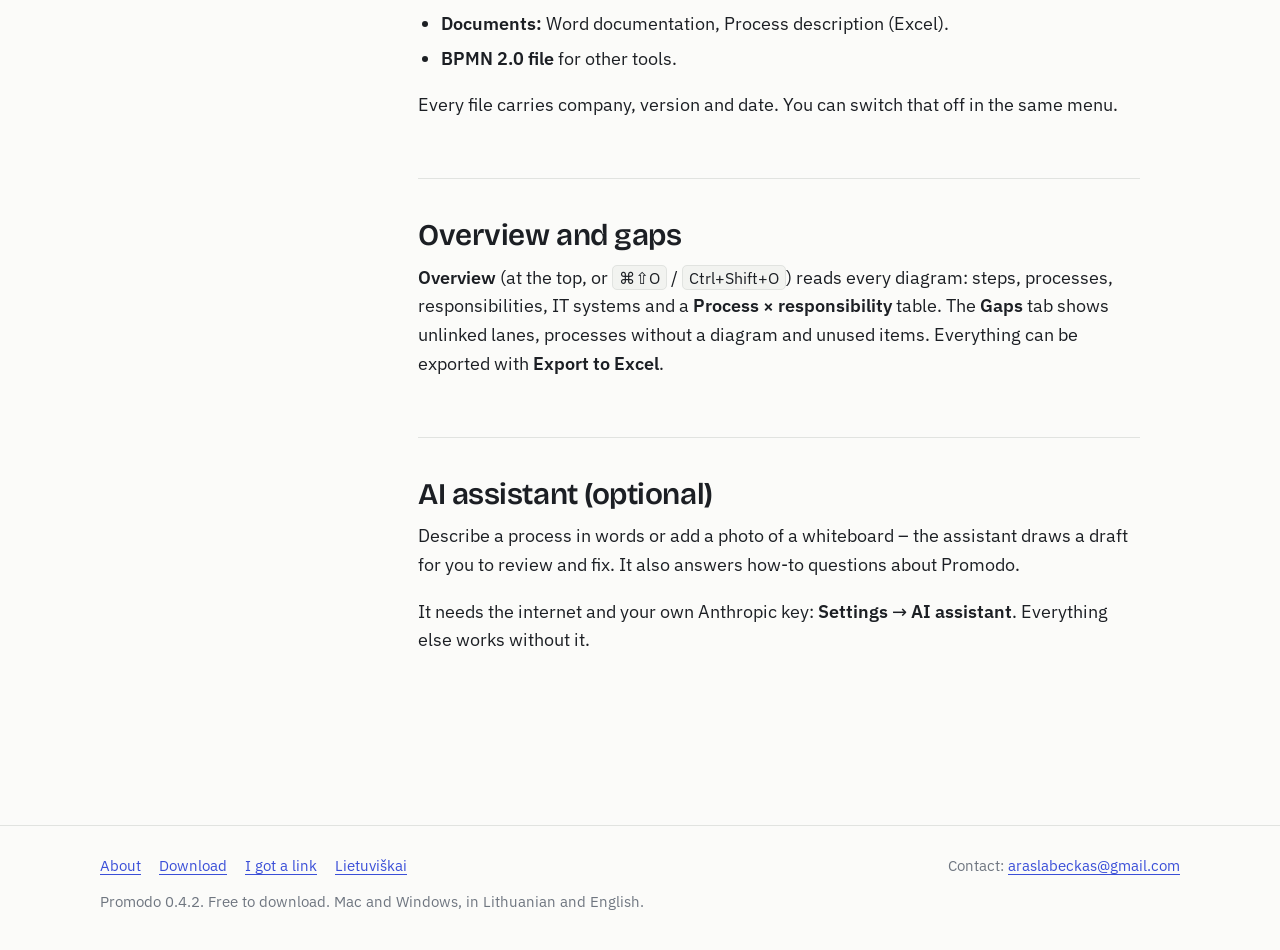
<file: en/architects.html>
<!doctype html>
<html lang="en" data-root="../">
<head>
<meta charset="utf-8">
<meta name="viewport" content="width=device-width, initial-scale=1">
<title>For architects – building a company library in Promodo</title>
<meta name="description" content="Architect’s guide: library, company structure, processes, diagrams, IT systems, password, sharing and export.">
<link rel="alternate" hreflang="lt" href="../architektui.html">
<link rel="icon" href="../assets/img/icon.png">
<link rel="stylesheet" href="../assets/site.css">
</head>
<body>
<a class="skip" href="#main">Skip to content</a>
<header class="masthead">
  <a class="brand" href="index.html" aria-label="Promodo home">
    <svg viewBox="0 0 34 14" aria-hidden="true"><circle cx="4" cy="7" r="3" fill="none" stroke="#3b4fd8" stroke-width="1.6"/><rect x="11" y="2" width="10" height="10" rx="2" fill="#3b4fd8"/><path d="M28 2.5 32.5 7 28 11.5 23.5 7Z" fill="none" stroke="#3b4fd8" stroke-width="1.6"/></svg>
    Promodo
  </a>
  <nav class="nav" aria-label="Pages">
    <a href="index.html">About</a>
    <a href="download.html">Download</a>
    <a href="viewers.html">I got a link</a>
    <a href="architects.html" aria-current="page">For architects</a>
  </nav>
  <div class="lang"><a href="../architektui.html" hreflang="lt" lang="lt">LT</a><span aria-current="true">EN</span></div>
</header>

<main id="main">
  <div class="guide-hero" data-bg="geometry">
    <div class="wrap">
      <h1>From an empty library to every user’s screen</h1>
      <p>In the order most people work: company structure first, then processes and diagrams, sharing last. This guide doesn’t teach BPMN – only where things are in Promodo.</p>
      <p class="guide-meta">Architect’s guide.</p>
    </div>
  </div>

  <div class="manual">
    <nav class="index" aria-label="Contents">
      <p>Contents</p>
      <ol>
        <li><a href="#start">Install and start</a></li>
        <li><a href="#library">Company library</a></li>
        <li><a href="#structure">Company structure</a></li>
        <li><a href="#processes">Processes</a></li>
        <li><a href="#diagram">Your first diagram</a></li>
        <li><a href="#fields">Step fields</a></li>
        <li><a href="#it">IT systems</a></li>
        <li><a href="#import">Diagrams from other tools</a></li>
        <li><a href="#password">Architect password</a></li>
        <li><a href="#sharing">Sharing with users</a></li>
        <li><a href="#export">Export</a></li>
        <li><a href="#overview">Overview and gaps</a></li>
        <li><a href="#ai">AI assistant</a></li>
      </ol>
    </nav>

    <div>
      <section class="chapter" id="start" data-bg="spiral">
        <span class="chapter__no">I</span>
        <h2>Install and start</h2>
        <p><a href="download.html">Download and install</a> Promodo. It opens on <b>Home</b> – the same screen users see. Your place is the <b>Architect’s workspace</b>. The first time you open it, a short tour shows the main buttons.</p>
        <p><b>LT / EN</b> at the top switches the language. Everything is saved automatically.</p>
      </section>

      <section class="chapter" id="library" data-bg="library">
        <span class="chapter__no">II</span>
        <h2>Company library</h2>
        <p><b>One library is one company.</b> A library is a folder with all of a company’s processes, structure and diagrams. By default it is <span class="kbd">Documents/Promodo</span>.</p>
        <ol>
          <li>In the Architect’s workspace, click the company name at the top left.</li>
          <li>Choose <b>New library…</b> and type the company name.</li>
          <li>Start with an empty library, or a copy of an existing one (as a template).</li>
          <li>Click <b>Choose a place and create</b>.</li>
        </ol>
        <p class="note">If users will open the library from a shared folder, create the library there right away (OneDrive, Google Drive or a network drive).</p>
        <p>Switch between companies in the same menu, under <b>Libraries on this computer</b>.</p>
      </section>

      <section class="chapter" id="structure" data-bg="org">
        <span class="chapter__no">III</span>
        <h2>Company structure</h2>
        <p>Start here, because diagram lanes are linked to responsibilities.</p>
        <ol>
          <li>On the left, open <b>Library</b> and the <b>Company structure</b> tab.</li>
          <li>Click <b>+ Function</b> and add the company’s functions (for example Sales, Finance).</li>
          <li>Add the responsibilities (roles) in each function, for example Cashier.</li>
        </ol>
        <p>Reorder by dragging, or with <b>Move to…</b>.</p>
      </section>

      <section class="chapter" id="processes" data-bg="library">
        <span class="chapter__no">IV</span>
        <h2>Processes</h2>
        <ol>
          <li>The <b>Processes</b> tab uses the same functions. Add a <b>+ Group</b> if you need one.</li>
          <li>Click <b>+ Process</b>. On the right, under <b>General process information</b>, write the description and choose the <b>Process owner</b> and <b>Process manager</b>.</li>
          <li>Double-click the process to open its diagram. If it has none yet, Promodo creates a blank one.</li>
        </ol>
        <p>Every process has one diagram. Files are kept in the library folder; there’s nothing to save.</p>
      </section>

      <section class="chapter" id="diagram" data-bg="process">
        <span class="chapter__no">V</span>
        <h2>Your first diagram</h2>
        <ul>
          <li>The <b>pool</b> is the process, <b>lanes</b> are responsibilities. When you add a lane, Promodo asks which responsibility it is for.</li>
          <li>Elements are in the palette on the left: drag one onto the diagram, or click it and then click where it should go. Click a step to add the next element, a document, a database or an IT system right next to it.</li>
          <li>For decisions there are two exclusive gateways: a plain diamond and one with an X. They mean the same; use the one your team is used to. <b>Change type</b> switches between them.</li>
          <li><b>Check</b> at the bottom shows BPMN mistakes and offers a fix. It never stops you drawing.</li>
          <li>Arrows tangled? Right-click an empty spot and choose <b>Tidy up arrows</b>.</li>
        </ul>
        <figure class="shot"><img src="../assets/img/en-architect.jpg" alt="The Architect’s workspace with the “Kasos uždarymas” diagram open." width="2000" height="1210" loading="lazy"><figcaption>Library and palette on the left, the diagram in the middle, process information on the right.</figcaption></figure>
      </section>

      <section class="chapter" id="fields" data-bg="docs">
        <span class="chapter__no">VI</span>
        <h2>Step fields</h2>
        <p>Select a step and its fields appear on the right: responsible, system, documents, duration and <b>Result</b>. The <b>Process description (Excel)</b> and Word documentation are built from them, so they’re worth filling in.</p>
      </section>

      <section class="chapter" id="it" data-bg="polyhedron">
        <span class="chapter__no">VII</span>
        <h2>IT systems</h2>
        <ol>
          <li>In the <b>IT</b> tab, add systems and their modules.</li>
          <li>In a diagram, click a step and add an IT system – it connects with a dotted line. Link it to the system in the library.</li>
        </ol>
        <p>IT systems use ArchiMate notation. The <a href="#overview">Overview</a> shows where each one is used.</p>
      </section>

      <section class="chapter" id="import" data-bg="docs">
        <span class="chapter__no">VIII</span>
        <h2>Diagrams from other tools</h2>
        <p>Open a diagram from another BPMN tool with <b>Open…</b>: both .bpmn and .bpm files work. Layout, lanes, element types, conditions and data come across.</p>
        <p>An opened diagram isn’t linked to the library automatically: link the pool and lanes yourself (<b>Check</b> lists them and offers <b>Link…</b>). Custom attribute values aren’t imported yet.</p>
      </section>

      <section class="chapter" id="password" data-bg="lock">
        <span class="chapter__no">IX</span>
        <h2>Architect password</h2>
        <p>Without one, any user who opens the shared folder could also open the Architect’s workspace.</p>
        <ol>
          <li>Click the company name, then <b>Set architect password…</b></li>
          <li>Keep the <b>recovery code</b> – you need it if you forget the password.</li>
        </ol>
        <p>Everyone else can only view. On your own computer you can tick <b>Remember on this computer</b>. When you leave, <b>Lock Architect</b>.</p>
      </section>

      <section class="chapter" id="sharing" data-bg="share">
        <span class="chapter__no">X</span>
        <h2>Sharing with users</h2>
        <p><b>The simple way:</b> keep the library in a shared folder. Users open it in their Promodo and always see the latest version. Send them the folder link and <a href="viewers.html">this guide</a>.</p>
        <p><b>Without a shared folder:</b> in the company name menu, choose <b>Publish…</b></p>
        <ul>
          <li><b>Save a package file (.promodo)</b> – one file you can send by email. You can <b>protect it with a password</b>.</li>
          <li><b>Update a shared folder</b> – a view-only copy in another folder.</li>
          <li>Write <b>what’s new</b>. Every publish gets a version number and a date.</li>
        </ul>
        <p>Users without Promodo? The <b>Handbook</b> saves the whole library as a searchable web page or a PDF.</p>
        <p class="quiet">Only one person should edit at a time: two architects in the same folder would overwrite each other’s changes.</p>
      </section>

      <section class="chapter" id="export" data-bg="docs">
        <span class="chapter__no">XI</span>
        <h2>Export</h2>
        <p>The <b>Export</b> button at the top:</p>
        <ul>
          <li><b>Images for presentations:</b> PNG (crisp, 2×), PNG with transparent background, SVG, vector PDF.</li>
          <li><b>Documents:</b> Word documentation, Process description (Excel).</li>
          <li><b>BPMN 2.0 file</b> for other tools.</li>
        </ul>
        <p>Every file carries company, version and date. You can switch that off in the same menu.</p>
      </section>

      <section class="chapter" id="overview" data-bg="search">
        <span class="chapter__no">XII</span>
        <h2>Overview and gaps</h2>
        <p><b>Overview</b> (at the top, or <span class="kbd">⌘⇧O</span> / <span class="kbd">Ctrl+Shift+O</span>) reads every diagram: steps, processes, responsibilities, IT systems and a <b>Process × responsibility</b> table. The <b>Gaps</b> tab shows unlinked lanes, processes without a diagram and unused items. Everything can be exported with <b>Export to Excel</b>.</p>
      </section>

      <section class="chapter" id="ai" data-bg="spiral">
        <span class="chapter__no">XIII</span>
        <h2>AI assistant (optional)</h2>
        <p>Describe a process in words or add a photo of a whiteboard – the assistant draws a draft for you to review and fix. It also answers how-to questions about Promodo.</p>
        <p>It needs the internet and your own Anthropic key: <b>Settings</b> → <b>AI assistant</b>. Everything else works without it.</p>
      </section>
    </div>
  </div>
</main>

<footer class="footer">
  <div class="footer__inner">
    <div class="footer__links">
      <a href="index.html">About</a>
      <a href="download.html">Download</a>
      <a href="viewers.html">I got a link</a>
      <a href="../architektui.html" hreflang="lt">Lietuviškai</a>
    </div>
    <p style="margin:0">Contact: <a href="mailto:araslabeckas@gmail.com">araslabeckas@gmail.com</a></p>
  </div>
  <p class="footer__meta">Promodo 0.4.2. Free to download. Mac and Windows, in Lithuanian and English.</p>
</footer>
<script src="../assets/site.js" defer></script>
</body>
</html>
</file>
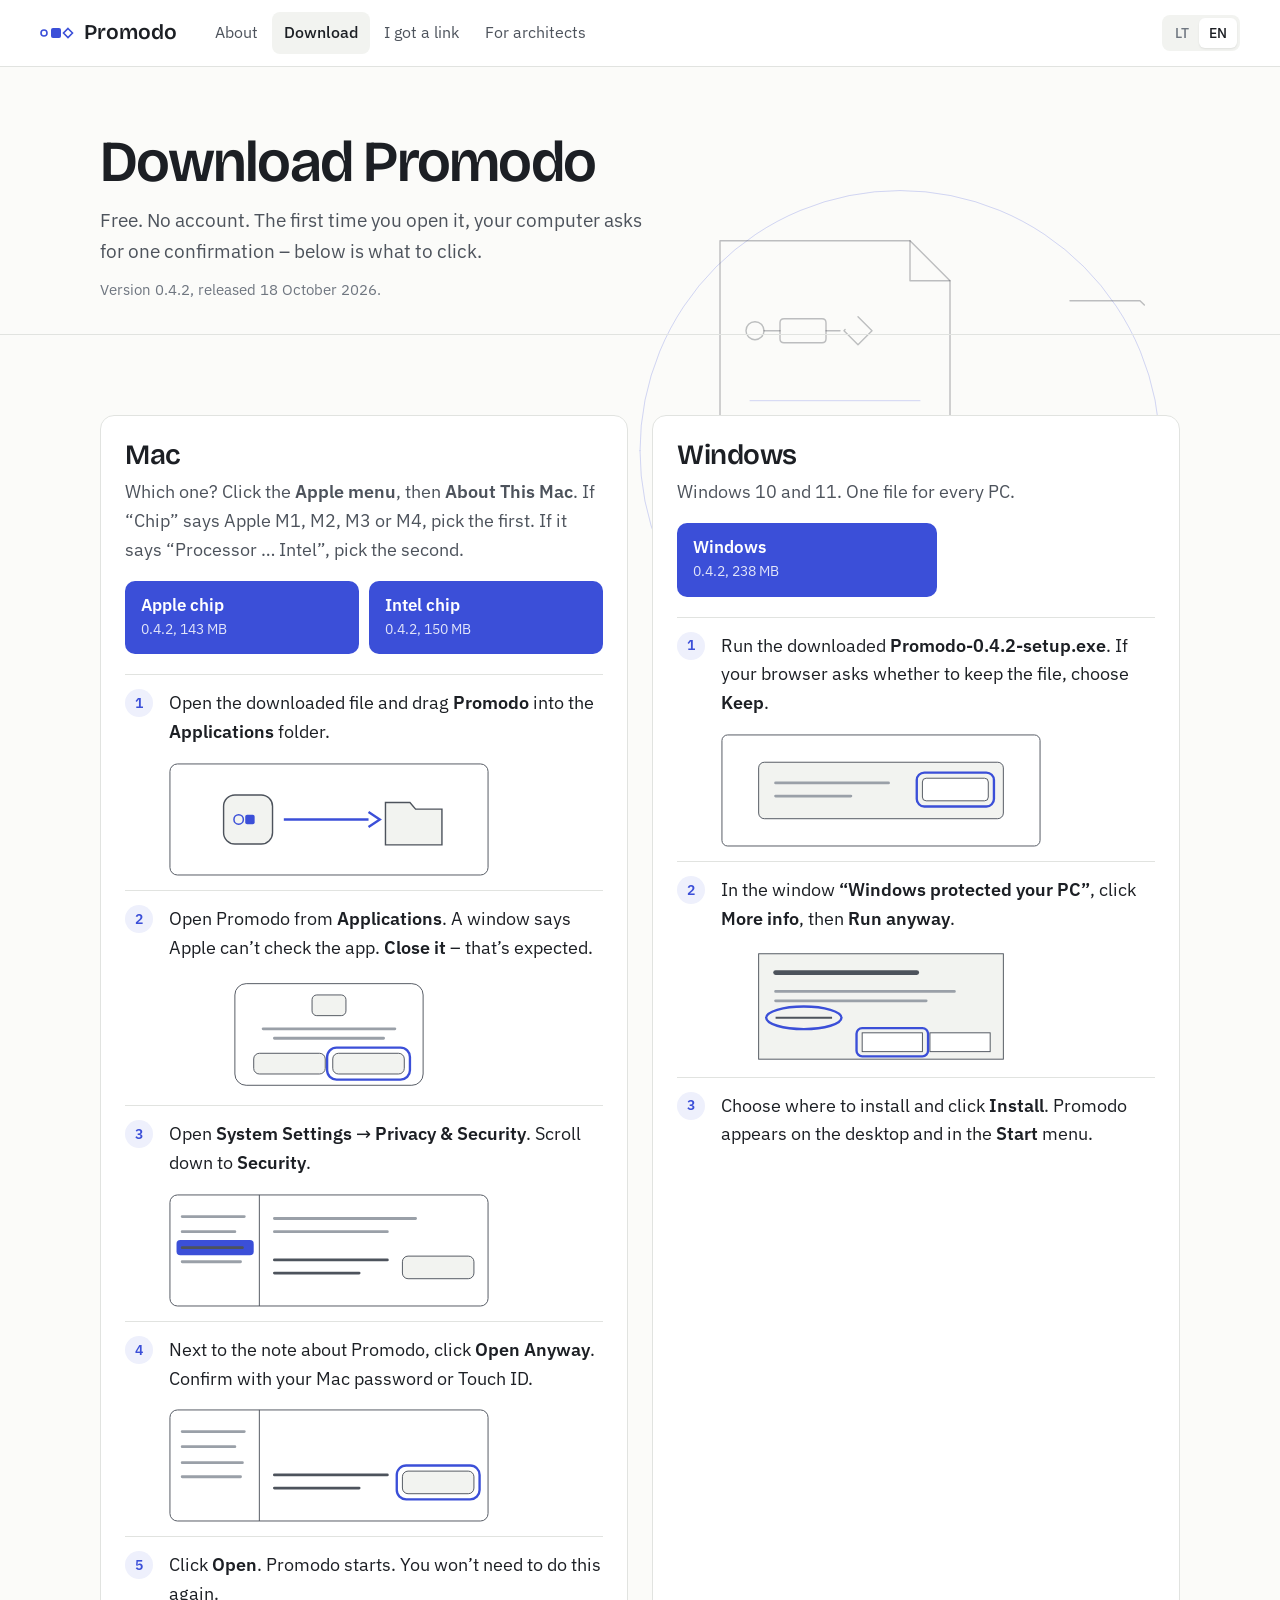
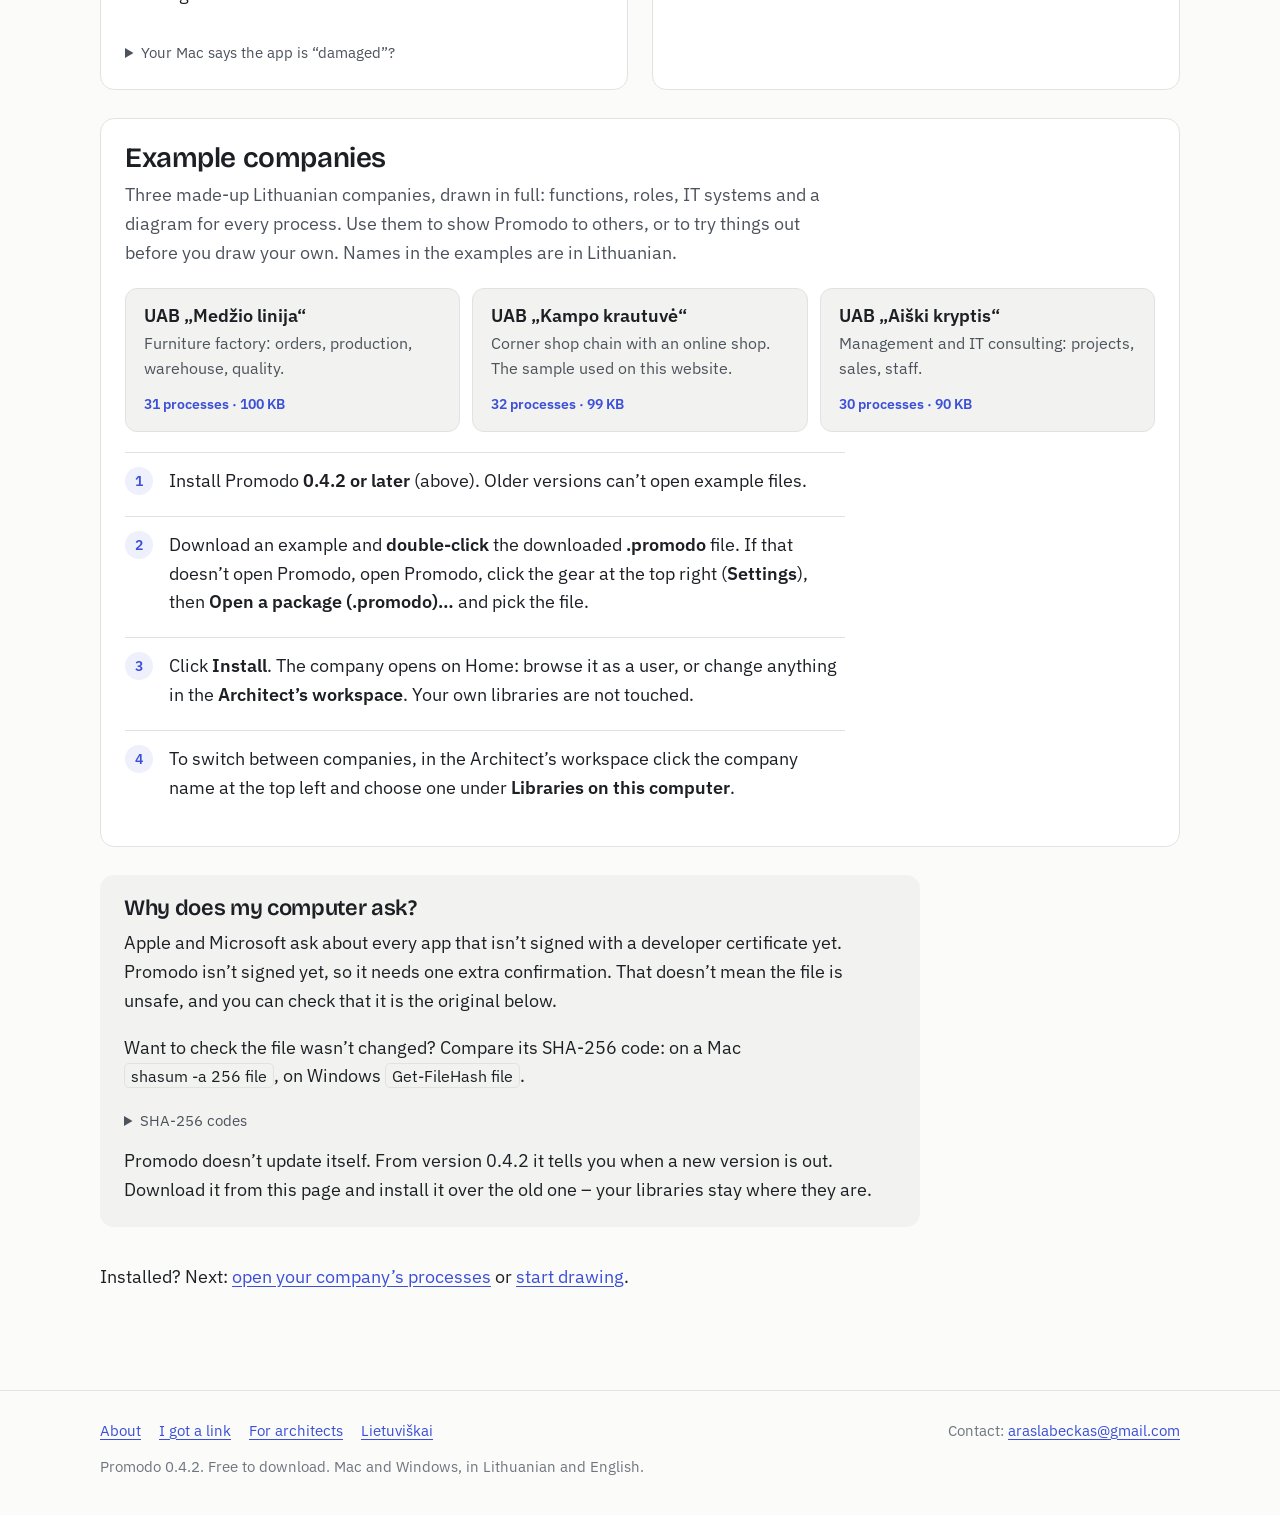
<file: en/download.html>
<!doctype html>
<html lang="en" data-root="../">
<head>
<meta charset="utf-8">
<meta name="viewport" content="width=device-width, initial-scale=1">
<title>Download Promodo</title>
<meta name="description" content="Download Promodo for Mac and Windows and install it in a few minutes.">
<link rel="alternate" hreflang="lt" href="../atsisiusti.html">
<link rel="icon" href="../assets/img/icon.png">
<link rel="stylesheet" href="../assets/site.css">
</head>
<body>
<a class="skip" href="#main">Skip to content</a>
<header class="masthead">
  <a class="brand" href="index.html" aria-label="Promodo home">
    <svg viewBox="0 0 34 14" aria-hidden="true"><circle cx="4" cy="7" r="3" fill="none" stroke="#3b4fd8" stroke-width="1.6"/><rect x="11" y="2" width="10" height="10" rx="2" fill="#3b4fd8"/><path d="M28 2.5 32.5 7 28 11.5 23.5 7Z" fill="none" stroke="#3b4fd8" stroke-width="1.6"/></svg>
    Promodo
  </a>
  <nav class="nav" aria-label="Pages">
    <a href="index.html">About</a>
    <a href="download.html" aria-current="page">Download</a>
    <a href="viewers.html">I got a link</a>
    <a href="architects.html">For architects</a>
  </nav>
  <div class="lang"><a href="../atsisiusti.html" hreflang="lt" lang="lt">LT</a><span aria-current="true">EN</span></div>
</header>

<main id="main">
  <div class="guide-hero" data-bg="spiral">
    <div class="wrap">
      <h1>Download Promodo</h1>
      <p>Free. No account. The first time you open it, your computer asks for one confirmation – below is what to click.</p>
      <p class="guide-meta">Version <span data-version>0.4.2</span>, released <span data-date>18 October 2026</span>.</p>
    </div>
  </div>

  <div class="section" style="border-top:0" data-bg="docs">
    <div class="wrap">
      <div class="dl">
        <section aria-labelledby="mac">
          <h2 id="mac">Mac</h2>
          <p class="quiet" style="margin:0">Which one? Click the <b>Apple menu</b>, then <b>About This Mac</b>. If “Chip” says Apple M1, M2, M3 or M4, pick the first. If it says “Processor … Intel”, pick the second.</p>
          <div class="keys">
            <a class="key" data-file="mac-arm64" href="https://github.com/arislovas/promodo-app/releases/download/v0.4.2/Promodo-0.4.2-arm64.dmg"><span class="key__os">Apple chip</span><span class="key__meta">0.4.2, 143 MB</span></a>
            <a class="key" data-file="mac-x64" href="https://github.com/arislovas/promodo-app/releases/download/v0.4.2/Promodo-0.4.2-x64.dmg"><span class="key__os">Intel chip</span><span class="key__meta">0.4.2, 150 MB</span></a>
          </div>

          <ol class="install" aria-label="Installing on a Mac">
            <li><div><p>Open the downloaded file and drag <b>Promodo</b> into the <b>Applications</b> folder.</p></div>
              <svg viewBox="0 0 340 120" aria-hidden="true"><rect x="1" y="1" width="338" height="118" rx="8" fill="#ffffff" stroke="#4d535c"/><rect x="58" y="34" width="52" height="52" rx="12" fill="#f2f3f0" stroke="#4d535c" stroke-width="1.5"/><circle cx="74" cy="60" r="5" fill="none" stroke="#3b4fd8" stroke-width="1.6"/><rect x="81" y="55" width="10" height="10" rx="2" fill="#3b4fd8"/><path d="M230 42h26l6 7h28v38h-60z" fill="#f2f3f0" stroke="#4d535c" stroke-width="1.5"/><path d="M122 60h90" stroke="#3b4fd8" stroke-width="2.5"/><path d="M212 52l12 8-12 8" fill="none" stroke="#3b4fd8" stroke-width="2.5"/></svg></li>
            <li><div><p>Open Promodo from <b>Applications</b>. A window says Apple can’t check the app. <b>Close it</b> – that’s expected.</p></div>
              <svg viewBox="0 0 340 120" aria-hidden="true"><rect x="70" y="6" width="200" height="108" rx="12" fill="#ffffff" stroke="#4d535c"/><rect x="152" y="18" width="36" height="22" rx="5" fill="#f2f3f0" stroke="#4d535c"/><path d="M100 54h140M112 64h116" stroke="#9aa0a8" stroke-width="3" stroke-linecap="round"/><rect x="90" y="80" width="76" height="22" rx="6" fill="#f2f3f0" stroke="#4d535c"/><rect x="174" y="80" width="76" height="22" rx="6" fill="#f2f3f0" stroke="#4d535c"/><rect x="168" y="74" width="88" height="34" rx="10" fill="none" stroke="#3b4fd8" stroke-width="2.5"/></svg></li>
            <li><div><p>Open <b>System Settings</b> → <b>Privacy &amp; Security</b>. Scroll down to <b>Security</b>.</p></div>
              <svg viewBox="0 0 340 120" aria-hidden="true"><rect x="1" y="1" width="338" height="118" rx="8" fill="#ffffff" stroke="#4d535c"/><path d="M96 1v118" stroke="#4d535c"/><path d="M14 24h66M14 40h56M14 72h62" stroke="#9aa0a8" stroke-width="3" stroke-linecap="round"/><rect x="8" y="49" width="82" height="16" rx="4" fill="#3b4fd8"/><path d="M14 57h64" stroke="#4d535c" stroke-width="3" stroke-linecap="round"/><path d="M112 26h150M112 40h120" stroke="#9aa0a8" stroke-width="3" stroke-linecap="round"/><path d="M112 70h120M112 84h90" stroke="#4d535c" stroke-width="3" stroke-linecap="round"/><rect x="248" y="66" width="76" height="24" rx="6" fill="#f2f3f0" stroke="#4d535c"/></svg></li>
            <li><div><p>Next to the note about Promodo, click <b>Open Anyway</b>. Confirm with your Mac password or Touch ID.</p></div>
              <svg viewBox="0 0 340 120" aria-hidden="true"><rect x="1" y="1" width="338" height="118" rx="8" fill="#ffffff" stroke="#4d535c"/><path d="M96 1v118" stroke="#4d535c"/><path d="M14 24h66M14 40h56M14 72h62M14 57h64" stroke="#9aa0a8" stroke-width="3" stroke-linecap="round"/><path d="M112 70h120M112 84h90" stroke="#4d535c" stroke-width="3" stroke-linecap="round"/><rect x="248" y="66" width="76" height="24" rx="6" fill="#f2f3f0" stroke="#4d535c"/><rect x="242" y="60" width="88" height="36" rx="10" fill="none" stroke="#3b4fd8" stroke-width="2.5"/></svg></li>
            <li><div><p>Click <b>Open</b>. Promodo starts. You won’t need to do this again.</p></div></li>
          </ol>
          <details class="sum"><summary>Your Mac says the app is “damaged”?</summary>
            <p style="font-family:var(--sans);font-size:15px;color:var(--ink);margin-top:8px">Open the <b>Terminal</b> app, paste this line, press Enter, then open Promodo again:</p>
            <code style="display:block;background:var(--vellum);padding:8px;border:1px solid var(--rule);color:var(--ink)">xattr -dr com.apple.quarantine /Applications/Promodo.app</code>
          </details>
        </section>

        <section aria-labelledby="win">
          <h2 id="win">Windows</h2>
          <p class="quiet" style="margin:0">Windows 10 and 11. One file for every PC.</p>
          <div class="keys keys--one">
            <a class="key" data-file="win" href="https://github.com/arislovas/promodo-app/releases/download/v0.4.2/Promodo-0.4.2-setup.exe"><span class="key__os">Windows</span><span class="key__meta">0.4.2, 238 MB</span></a>
          </div>

          <ol class="install" aria-label="Installing on Windows">
            <li><div><p>Run the downloaded <b>Promodo-0.4.2-setup.exe</b>. If your browser asks whether to keep the file, choose <b>Keep</b>.</p></div>
              <svg viewBox="0 0 340 120" aria-hidden="true"><rect x="1" y="1" width="338" height="118" rx="6" fill="#ffffff" stroke="#4d535c"/><rect x="40" y="30" width="260" height="60" rx="6" fill="#f2f3f0" stroke="#4d535c"/><path d="M58 52h120M58 66h80" stroke="#9aa0a8" stroke-width="3" stroke-linecap="round"/><rect x="214" y="47" width="70" height="24" rx="4" fill="#ffffff" stroke="#4d535c"/><rect x="208" y="41" width="82" height="36" rx="8" fill="none" stroke="#3b4fd8" stroke-width="2.5"/></svg></li>
            <li><div><p>In the window <b>“Windows protected your PC”</b>, click <b>More info</b>, then <b>Run anyway</b>.</p></div>
              <svg viewBox="0 0 340 120" aria-hidden="true"><rect x="40" y="4" width="260" height="112" fill="#f2f3f0" stroke="#4d535c"/><path d="M58 24h150" stroke="#4d535c" stroke-width="5" stroke-linecap="round"/><path d="M58 44h190M58 54h160" stroke="#9aa0a8" stroke-width="3" stroke-linecap="round"/><path d="M58 72h60" stroke="#4d535c" stroke-width="2"/><ellipse cx="88" cy="72" rx="40" ry="12" fill="none" stroke="#3b4fd8" stroke-width="2.5"/><rect x="150" y="88" width="64" height="20" fill="#ffffff" stroke="#4d535c"/><rect x="222" y="88" width="64" height="20" fill="#ffffff" stroke="#4d535c"/><rect x="144" y="83" width="76" height="30" rx="6" fill="none" stroke="#3b4fd8" stroke-width="2.5"/></svg></li>
            <li><div><p>Choose where to install and click <b>Install</b>. Promodo appears on the desktop and in the <b>Start</b> menu.</p></div></li>
          </ol>
        </section>
      </div>

      <section class="ex" id="examples" aria-labelledby="examples-title">
        <h2 id="examples-title">Example companies</h2>
        <p class="ex__lead">Three made-up Lithuanian companies, drawn in full: functions, roles, IT systems and a diagram for every process. Use them to show Promodo to others, or to try things out before you draw your own. Names in the examples are in Lithuanian.</p>
        <div class="ex__files">
          <a class="ex__file" href="../examples/Medzio-linija.promodo" download><span class="ex__name">UAB „Medžio linija“</span><span class="ex__what">Furniture factory: orders, production, warehouse, quality.</span><span class="ex__meta">31 processes · 100 KB</span></a>
          <a class="ex__file" href="../examples/Kampo-krautuve.promodo" download><span class="ex__name">UAB „Kampo krautuvė“</span><span class="ex__what">Corner shop chain with an online shop. The sample used on this website.</span><span class="ex__meta">32 processes · 99 KB</span></a>
          <a class="ex__file" href="../examples/Aiski-kryptis.promodo" download><span class="ex__name">UAB „Aiški kryptis“</span><span class="ex__what">Management and IT consulting: projects, sales, staff.</span><span class="ex__meta">30 processes · 90 KB</span></a>
        </div>
        <ol class="install" aria-label="Opening an example company">
          <li><div><p>Install Promodo <b>0.4.2 or later</b> (above). Older versions can’t open example files.</p></div></li>
          <li><div><p>Download an example and <b>double-click</b> the downloaded <b>.promodo</b> file. If that doesn’t open Promodo, open Promodo, click the gear at the top right (<b>Settings</b>), then <b>Open a package (.promodo)…</b> and pick the file.</p></div></li>
          <li><div><p>Click <b>Install</b>. The company opens on Home: browse it as a user, or change anything in the <b>Architect’s workspace</b>. Your own libraries are not touched.</p></div></li>
          <li><div><p>To switch between companies, in the Architect’s workspace click the company name at the top left and choose one under <b>Libraries on this computer</b>.</p></div></li>
        </ol>
      </section>

      <div class="why" id="why">
        <h3>Why does my computer ask?</h3>
        <p>Apple and Microsoft ask about every app that isn’t signed with a developer certificate yet. Promodo isn’t signed yet, so it needs one extra confirmation. That doesn’t mean the file is unsafe, and you can check that it is the original below.</p>
        <p>Want to check the file wasn’t changed? Compare its SHA-256 code: on a Mac <span class="kbd">shasum -a 256 file</span>, on Windows <span class="kbd">Get-FileHash file</span>.</p>
        <details class="sum"><summary>SHA-256 codes</summary>
          <p style="margin:8px 0 2px">Mac, Apple chip</p><span data-sum="mac-arm64">1b2a8c73249789d8559045238ed11333ac2c260391ccf07c65ca1f5c9dd09832</span>
          <p style="margin:8px 0 2px">Mac, Intel chip</p><span data-sum="mac-x64">b576ca7936875eb2c55255abe3f04533cc426a426d8867c908969f95e598c1f2</span>
          <p style="margin:8px 0 2px">Windows</p><span data-sum="win">d1c1d6b825e7923ebc0356caa03f652a3071ed79bb49475ff13e2949ba0baeb3</span>
        </details>
        <p style="margin-top:14px">Promodo doesn’t update itself. From version 0.4.2 it tells you when a new version is out. Download it from this page and install it over the old one – your libraries stay where they are.</p>
      </div>

      <p style="margin-top:36px;font-size:18px">Installed? Next: <a href="viewers.html">open your company’s processes</a> or <a href="architects.html">start drawing</a>.</p>
    </div>
  </div>
</main>

<footer class="footer">
  <div class="footer__inner">
    <div class="footer__links">
      <a href="index.html">About</a>
      <a href="viewers.html">I got a link</a>
      <a href="architects.html">For architects</a>
      <a href="../atsisiusti.html" hreflang="lt">Lietuviškai</a>
    </div>
    <p style="margin:0">Contact: <a href="mailto:araslabeckas@gmail.com">araslabeckas@gmail.com</a></p>
  </div>
  <p class="footer__meta">Promodo 0.4.2. Free to download. Mac and Windows, in Lithuanian and English.</p>
</footer>
<script src="../assets/site.js" defer></script>
</body>
</html>
</file>
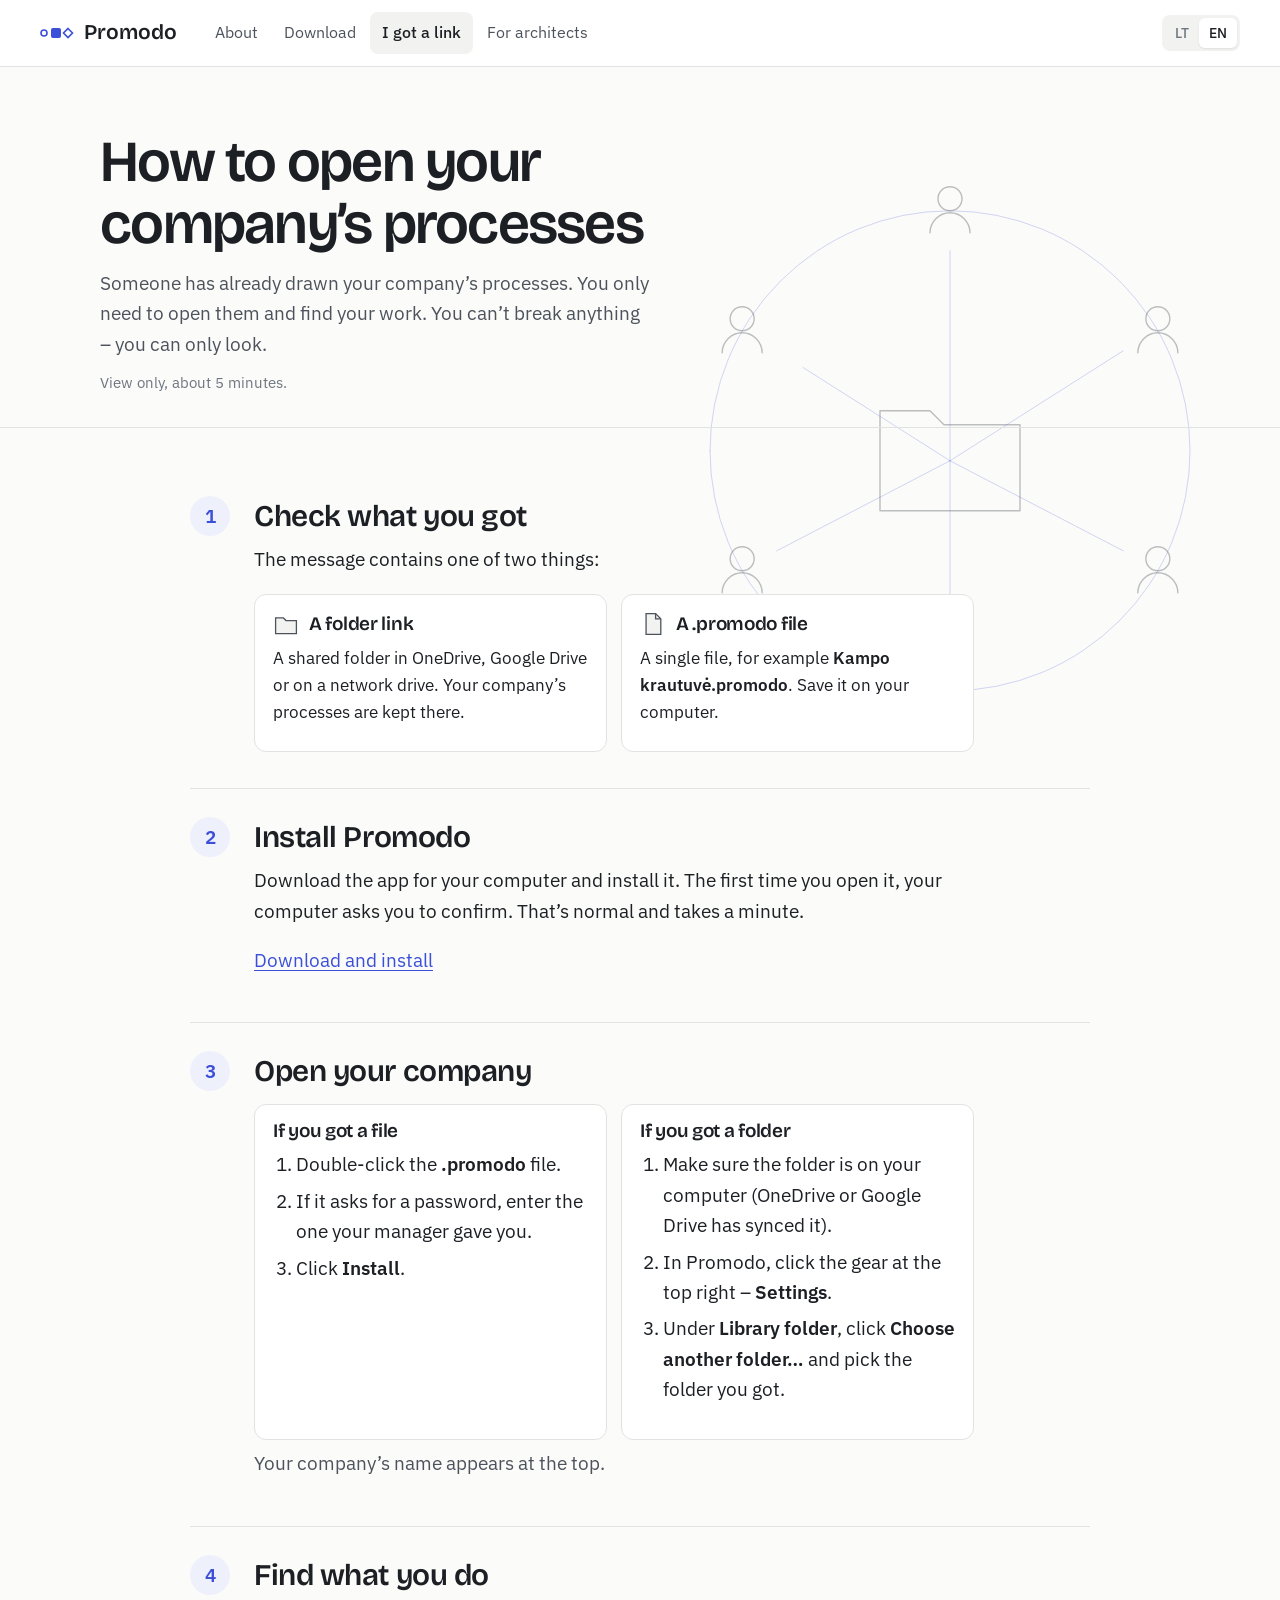
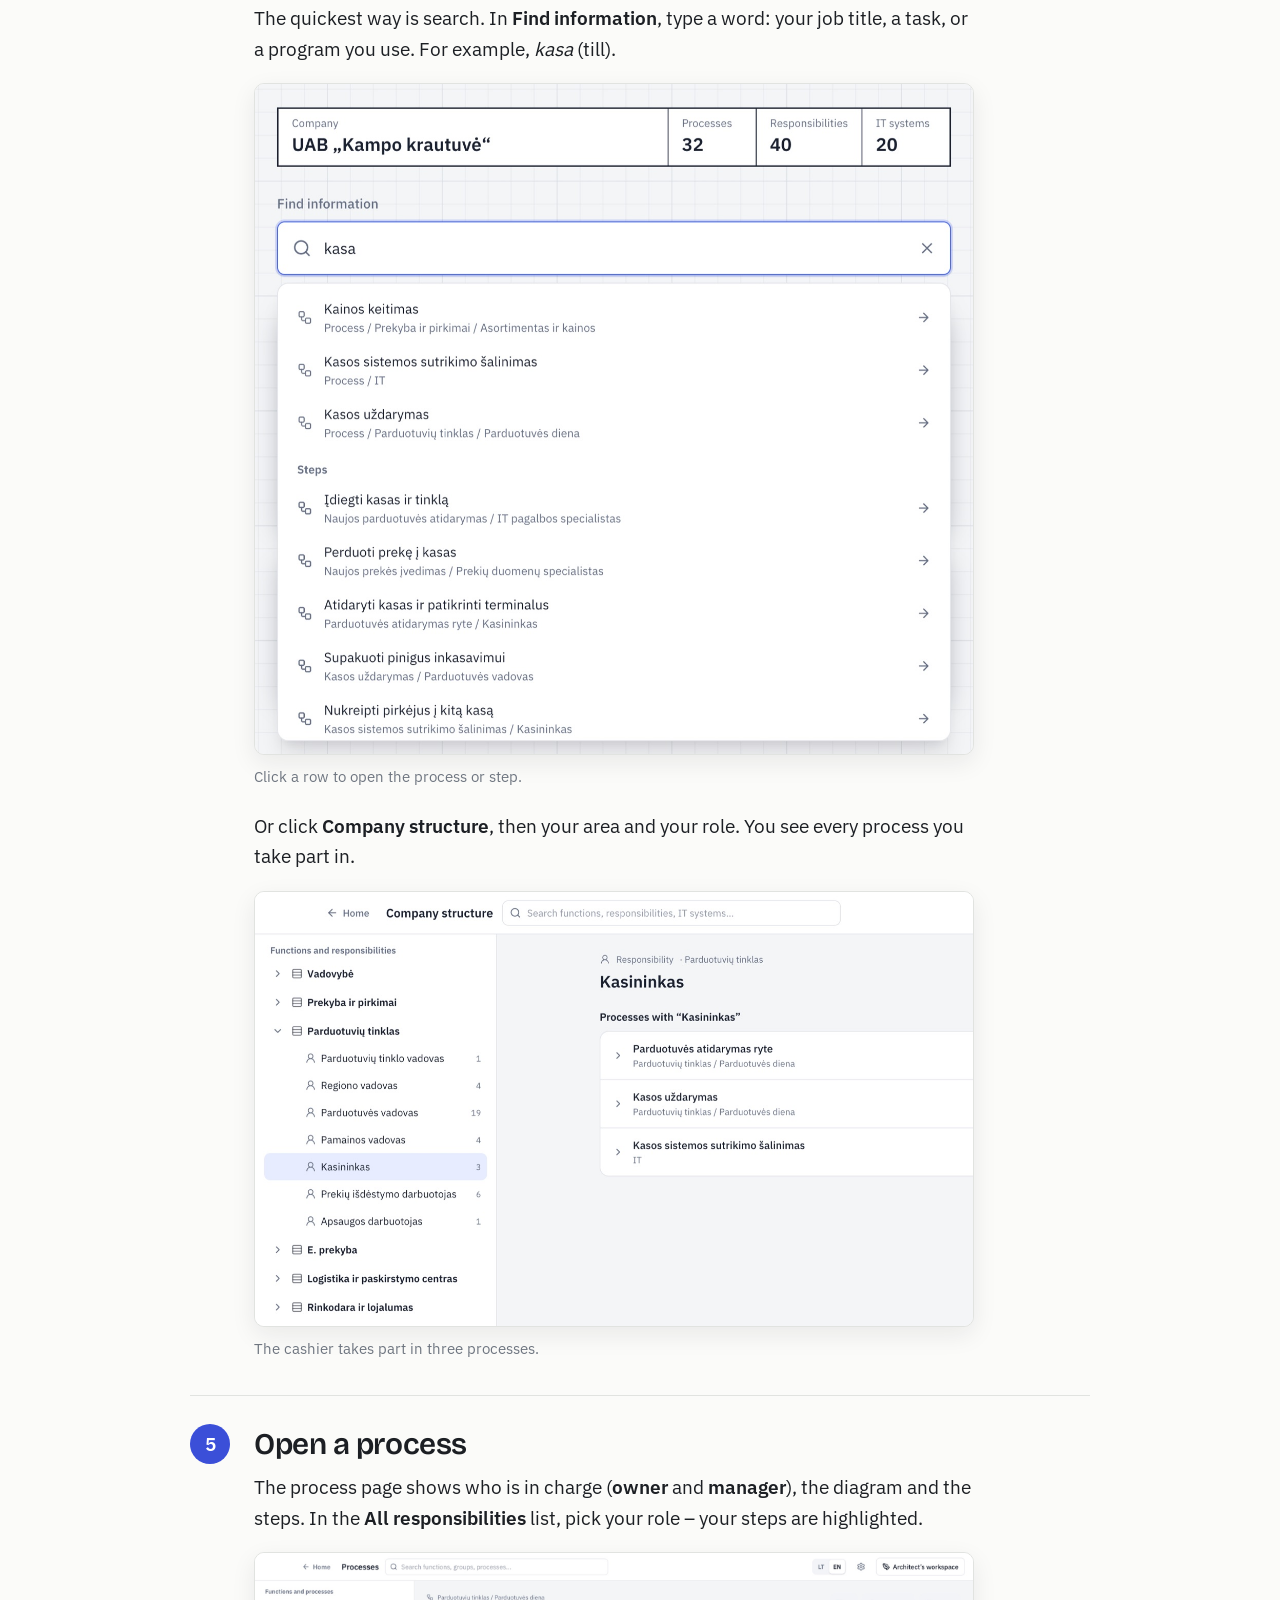
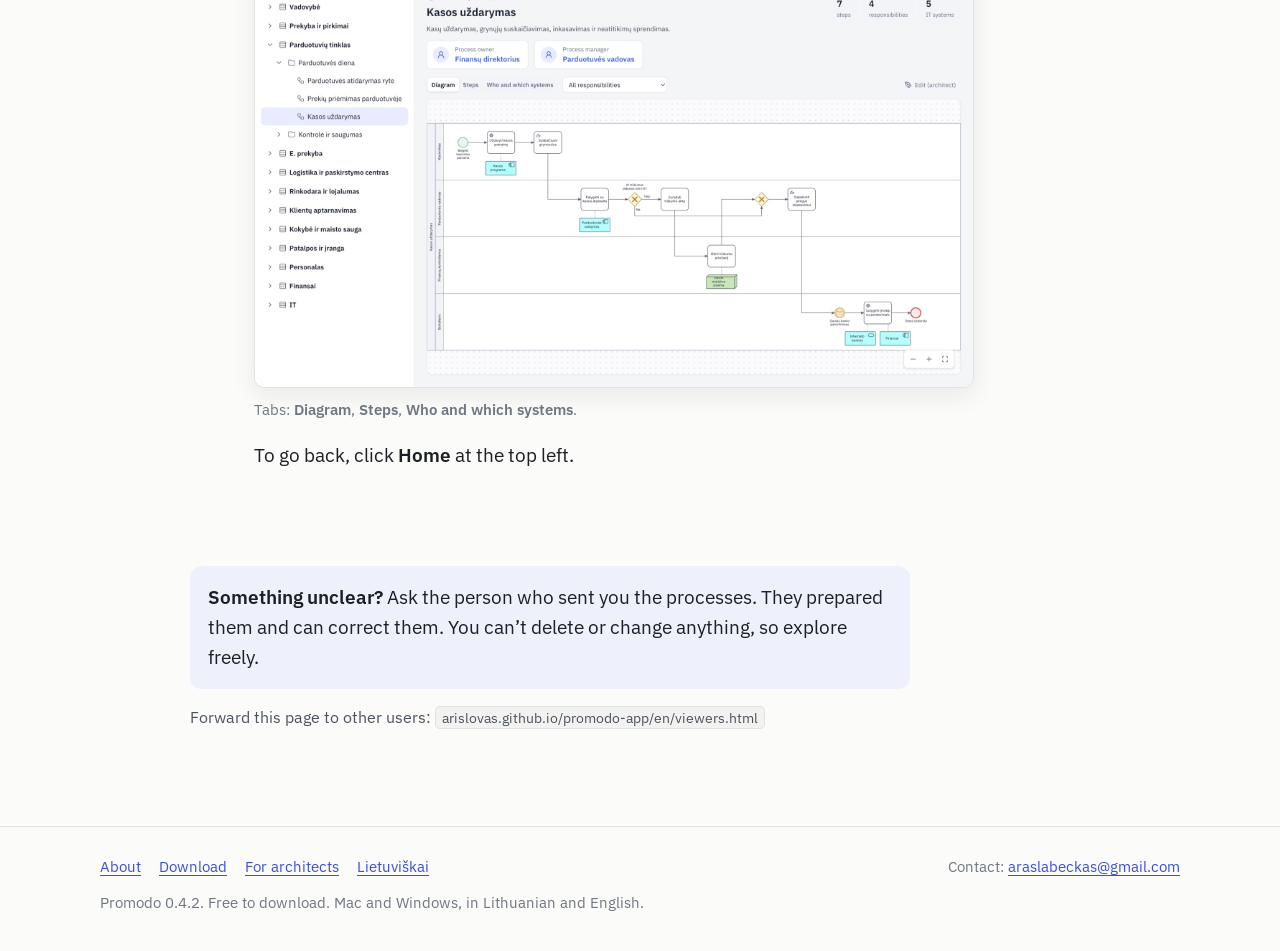
<file: en/viewers.html>
<!doctype html>
<html lang="en" data-root="../">
<head>
<meta charset="utf-8">
<meta name="viewport" content="width=device-width, initial-scale=1">
<title>I got a link – how to open your company’s processes</title>
<meta name="description" content="Five steps: install Promodo, open the folder or file you received, and find what you do.">
<link rel="alternate" hreflang="lt" href="../gavau-nuoroda.html">
<link rel="icon" href="../assets/img/icon.png">
<link rel="stylesheet" href="../assets/site.css">
</head>
<body class="calm">
<a class="skip" href="#main">Skip to content</a>
<header class="masthead">
  <a class="brand" href="index.html" aria-label="Promodo home">
    <svg viewBox="0 0 34 14" aria-hidden="true"><circle cx="4" cy="7" r="3" fill="none" stroke="#3b4fd8" stroke-width="1.6"/><rect x="11" y="2" width="10" height="10" rx="2" fill="#3b4fd8"/><path d="M28 2.5 32.5 7 28 11.5 23.5 7Z" fill="none" stroke="#3b4fd8" stroke-width="1.6"/></svg>
    Promodo
  </a>
  <nav class="nav" aria-label="Pages">
    <a href="index.html">About</a>
    <a href="download.html">Download</a>
    <a href="viewers.html" aria-current="page">I got a link</a>
    <a href="architects.html">For architects</a>
  </nav>
  <div class="lang"><a href="../gavau-nuoroda.html" hreflang="lt" lang="lt">LT</a><span aria-current="true">EN</span></div>
</header>

<main id="main">
  <div class="guide-hero" data-bg="geometry">
    <div class="wrap">
      <h1>How to open your company’s processes</h1>
      <p>Someone has already drawn your company’s processes. You only need to open them and find your work. You can’t break anything – you can only look.</p>
      <p class="guide-meta">View only, about 5 minutes.</p>
    </div>
  </div>

  <div class="section" style="border-top:0;padding-top:40px">
    <div class="wrap" style="max-width:900px;position:relative">
      <ol class="steps">

        <li class="step" data-step data-bg="share">
          <span class="step__n">1</span>
          <div class="step__body">
            <h2>Check what you got</h2>
            <p>The message contains one of two things:</p>
            <div class="choice">
              <div>
                <h3><svg viewBox="0 0 30 30" aria-hidden="true"><path d="M3 8h9l3 3h12v15H3z" fill="#f2f3f0" stroke="#4d535c" stroke-width="1.5"/></svg>A folder link</h3>
                <p>A shared folder in OneDrive, Google Drive or on a network drive. Your company’s processes are kept there.</p>
              </div>
              <div>
                <h3><svg viewBox="0 0 30 30" aria-hidden="true"><path d="M7 3h11l6 6v18H7z" fill="#f2f3f0" stroke="#4d535c" stroke-width="1.5"/><path d="M18 3v6h6" fill="none" stroke="#4d535c" stroke-width="1.5"/></svg>A .promodo file</h3>
                <p>A single file, for example <b>Kampo krautuvė.promodo</b>. Save it on your computer.</p>
              </div>
            </div>
          </div>
        </li>

        <li class="step" data-step data-bg="spiral">
          <span class="step__n">2</span>
          <div class="step__body">
            <h2>Install Promodo</h2>
            <p>Download the app for your computer and install it. The first time you open it, your computer asks you to confirm. That’s normal and takes a minute.</p>
            <p><a href="download.html">Download and install</a></p>
          </div>
        </li>

        <li class="step" data-step data-bg="library">
          <span class="step__n">3</span>
          <div class="step__body">
            <h2>Open your company</h2>
            <div class="choice">
              <div>
                <h3>If you got a file</h3>
                <ol>
                  <li>Double-click the <b>.promodo</b> file.</li>
                  <li>If it asks for a password, enter the one your manager gave you.</li>
                  <li>Click <b>Install</b>.</li>
                </ol>
              </div>
              <div>
                <h3>If you got a folder</h3>
                <ol>
                  <li>Make sure the folder is on your computer (OneDrive or Google Drive has synced it).</li>
                  <li>In Promodo, click the gear at the top right – <b>Settings</b>.</li>
                  <li>Under <b>Library folder</b>, click <b>Choose another folder…</b> and pick the folder you got.</li>
                </ol>
              </div>
            </div>
            <p class="quiet">Your company’s name appears at the top.</p>
          </div>
        </li>

        <li class="step" data-step data-bg="search">
          <span class="step__n">4</span>
          <div class="step__body">
            <h2>Find what you do</h2>
            <p>The quickest way is search. In <b>Find information</b>, type a word: your job title, a task, or a program you use. For example, <i>kasa</i> (till).</p>
            <figure class="shot"><img src="../assets/img/en-search-crop.jpg" alt="Find information: “kasa” typed, processes and steps found." width="1400" height="1306" loading="lazy"><figcaption>Click a row to open the process or step.</figcaption></figure>
            <p style="margin-top:22px">Or click <b>Company structure</b>, then your area and your role. You see every process you take part in.</p>
            <figure class="shot"><img src="../assets/img/en-org-open-crop.jpg" alt="Company structure: the cashier role is selected and its three processes are listed." width="1400" height="847" loading="lazy"><figcaption>The cashier takes part in three processes.</figcaption></figure>
          </div>
        </li>

        <li class="step" data-step data-bg="process">
          <span class="step__n">5</span>
          <div class="step__body">
            <h2>Open a process</h2>
            <p>The process page shows who is in charge (<b>owner</b> and <b>manager</b>), the diagram and the steps. In the <b>All responsibilities</b> list, pick your role – your steps are highlighted.</p>
            <figure class="shot"><img src="../assets/img/en-process.jpg" alt="The “Kasos uždarymas” process page with diagram, owner and manager." width="2000" height="1210" loading="lazy"><figcaption>Tabs: <b>Diagram</b>, <b>Steps</b>, <b>Who and which systems</b>.</figcaption></figure>
            <p style="margin-top:18px">To go back, click <b>Home</b> at the top left.</p>
          </div>
        </li>
      </ol>

      <div class="note" style="margin-top:48px">
        <p><b>Something unclear?</b> Ask the person who sent you the processes. They prepared them and can correct them. You can’t delete or change anything, so explore freely.</p>
      </div>
      <p class="quiet" style="font-size:16px">Forward this page to other users: <span class="kbd">arislovas.github.io/promodo-app/en/viewers.html</span></p>
    </div>
  </div>
</main>

<footer class="footer">
  <div class="footer__inner">
    <div class="footer__links">
      <a href="index.html">About</a>
      <a href="download.html">Download</a>
      <a href="architects.html">For architects</a>
      <a href="../gavau-nuoroda.html" hreflang="lt">Lietuviškai</a>
    </div>
    <p style="margin:0">Contact: <a href="mailto:araslabeckas@gmail.com">araslabeckas@gmail.com</a></p>
  </div>
  <p class="footer__meta">Promodo 0.4.2. Free to download. Mac and Windows, in Lithuanian and English.</p>
</footer>
<script src="../assets/site.js" defer></script>
</body>
</html>
</file>
<file: assets/site.css>
/* Promodo site — the page is a process. Headings in Bricolage Grotesque, text in IBM Plex Sans (the app's own
   font), one accent: the app's blue, which also owns one whole band. Fonts self-hosted (SIL OFL). */
@font-face { font-family: "Bricolage"; src: url("fonts/bricolage-grotesque-latin-opsz-normal.woff2") format("woff2"); font-weight: 200 800; font-display: swap; unicode-range: U+0000-00FF, U+2000-206F, U+20AC, U+2122, U+2190-2193, U+2212; }
@font-face { font-family: "Bricolage"; src: url("fonts/bricolage-grotesque-latin-ext-opsz-normal.woff2") format("woff2"); font-weight: 200 800; font-display: swap; unicode-range: U+0100-02AF, U+1E00-1EFF; }

@font-face { font-family: "Plex Sans"; src: url("fonts/ibm-plex-sans-latin-400-normal.woff2") format("woff2"); font-weight: 400; font-display: swap; unicode-range: U+0000-00FF, U+2000-206F, U+20AC, U+2122, U+2190-2193, U+2212; }
@font-face { font-family: "Plex Sans"; src: url("fonts/ibm-plex-sans-latin-ext-400-normal.woff2") format("woff2"); font-weight: 400; font-display: swap; unicode-range: U+0100-02AF, U+1E00-1EFF; }
@font-face { font-family: "Plex Sans"; src: url("fonts/ibm-plex-sans-latin-500-normal.woff2") format("woff2"); font-weight: 500; font-display: swap; unicode-range: U+0000-00FF, U+2000-206F, U+20AC, U+2122, U+2190-2193, U+2212; }
@font-face { font-family: "Plex Sans"; src: url("fonts/ibm-plex-sans-latin-ext-500-normal.woff2") format("woff2"); font-weight: 500; font-display: swap; unicode-range: U+0100-02AF, U+1E00-1EFF; }
@font-face { font-family: "Plex Sans"; src: url("fonts/ibm-plex-sans-latin-600-normal.woff2") format("woff2"); font-weight: 600; font-display: swap; unicode-range: U+0000-00FF, U+2000-206F, U+20AC, U+2122, U+2190-2193, U+2212; }
@font-face { font-family: "Plex Sans"; src: url("fonts/ibm-plex-sans-latin-ext-600-normal.woff2") format("woff2"); font-weight: 600; font-display: swap; unicode-range: U+0100-02AF, U+1E00-1EFF; }

:root {
  --bg: #fbfbf9;
  --panel: #f2f3f0;
  --ink: #1c1f24;
  --soft: #4d535c;
  --muted: #6f7680;
  --line: #e1e3e0;
  --blue: #3b4fd8;
  --blue-dark: #2d3eb3;
  --blue-tint: #eef0fc;
  --font: "Plex Sans", "Segoe UI", system-ui, -apple-system, sans-serif;
  --display: "Bricolage", "Plex Sans", system-ui, sans-serif;
  --band: #2433a6;
  --page: 1080px;
  --gutter: clamp(18px, 4vw, 40px);
}

*, *::before, *::after { box-sizing: border-box; }
html { -webkit-text-size-adjust: 100%; }
html { background: var(--bg); }
body { margin: 0; background: transparent; color: var(--ink); font: 400 18px/1.6 var(--font); }
img, svg { display: block; max-width: 100%; height: auto; }
a { color: var(--blue); text-underline-offset: 0.18em; }
a:hover { color: var(--blue-dark); }
:focus-visible { outline: 3px solid var(--blue); outline-offset: 2px; border-radius: 4px; }
h1, h2, h3 { margin: 0; font-family: var(--display); font-weight: 600; letter-spacing: -0.015em; line-height: 1.08; font-optical-sizing: auto; }
::selection { background: rgba(59, 79, 216, 0.18); }
html { scrollbar-color: #c9ccd3 transparent; }
p { margin: 0 0 1em; }
b { font-weight: 600; }
.skip { position: absolute; left: -9999px; }
.skip:focus { left: 16px; top: 16px; background: #fff; padding: 8px 12px; z-index: 10; }
.wrap { max-width: var(--page); margin: 0 auto; }
.quiet { color: var(--soft); }

/* Header */
.masthead { display: flex; align-items: center; gap: 8px; padding: 12px var(--gutter); border-bottom: 1px solid var(--line); background: #fff; position: sticky; top: 0; z-index: 5; }
.brand { display: flex; align-items: center; gap: 10px; color: var(--ink); text-decoration: none; font-weight: 600; font-size: 19px; margin-right: 18px; }
.brand svg { width: 34px; height: 14px; }
.nav { display: flex; gap: 2px; flex: 1; overflow-x: auto; scrollbar-width: none; }
.nav a { padding: 8px 12px; border-radius: 8px; color: var(--soft); text-decoration: none; font-size: 16px; white-space: nowrap; }
.nav a:hover { background: var(--panel); color: var(--ink); }
.nav a[aria-current="page"] { color: var(--ink); background: var(--panel); font-weight: 500; }
.lang { display: flex; background: var(--panel); border-radius: 8px; padding: 3px; font-size: 14px; font-weight: 500; }
.lang a, .lang span { padding: 4px 10px; border-radius: 6px; text-decoration: none; color: var(--muted); }
.lang span { background: #fff; color: var(--ink); box-shadow: 0 1px 2px rgba(0, 0, 0, 0.08); }
@media (max-width: 720px) {
  .masthead { flex-wrap: wrap; }
  .brand { margin-right: auto; }
  .nav { order: 3; flex-basis: 100%; margin: 4px -6px 0; }
  .nav a { padding: 7px 10px; font-size: 15px; }}

/* Hero */

/* Download buttons */
.keys { display: grid; grid-template-columns: repeat(3, minmax(0, 1fr)); gap: 10px; max-width: 640px; }
.key { display: flex; flex-direction: column; gap: 2px; padding: 14px 16px; border-radius: 10px; background: var(--blue); color: #fff; text-decoration: none; }
.key:hover { background: var(--blue-dark); color: #fff; }
.key__os { font-weight: 600; font-size: 17px; line-height: 1.25; }
.key__meta { font-size: 14px; opacity: 0.85; }
.key[data-suggested="true"] { box-shadow: 0 0 0 3px var(--bg), 0 0 0 5px var(--blue); }
.keys__hint { margin-top: 14px; font-size: 15.5px; color: var(--soft); max-width: 60ch; }
@media (max-width: 560px) { .keys { grid-template-columns: 1fr; }}

/* Two paths */
.path { display: block; padding: 18px 20px; border: 1px solid var(--line); border-radius: 12px; background: #fff; color: var(--ink); text-decoration: none; }
.path:hover { border-color: var(--blue); color: var(--ink); }
.path__title { display: block; font-weight: 600; font-size: 20px; margin-bottom: 4px; }
.path__title::after { content: " →"; color: var(--blue); }
.path__sub { display: block; font-size: 15.5px; color: var(--soft); line-height: 1.5; }

/* Sections */
.section { padding: clamp(48px, 7vw, 80px) var(--gutter); border-top: 1px solid var(--line); }

/* Screenshots */
.shot{ margin: 0; }
.shot img{ width: 100%; border-radius: 10px; border: 1px solid var(--line); box-shadow: 0 8px 24px rgba(20, 24, 40, 0.08); background: #fff; }
.shot figcaption{ margin-top: 10px; font-size: 15px; color: var(--muted); }

/* How it works: two columns */

/* Facts */

/* For / not for */

/* Footer */
.footer { border-top: 1px solid var(--line); padding: 28px var(--gutter) 36px; font-size: 15px; color: var(--muted); }
.footer__inner { max-width: var(--page); margin: 0 auto; display: flex; justify-content: space-between; gap: 12px 24px; flex-wrap: wrap; }
.footer__links { display: flex; gap: 18px; flex-wrap: wrap; }
.footer__meta { max-width: var(--page); margin: 12px auto 0; }

/* Guides */
.guide-hero { padding: clamp(36px, 6vw, 64px) var(--gutter) 32px; border-bottom: 1px solid var(--line); }
.guide-hero h1 { font-size: clamp(32px, 4.6vw, 48px); max-width: 20ch; margin-bottom: 12px; }
.guide-hero p { font-size: 19px; color: var(--soft); max-width: 50ch; margin: 0; }
.calm { font-size: 19px; }
.steps { list-style: none; margin: 0; padding: 0; }
.step { display: grid; grid-template-columns: 44px minmax(0, 1fr); gap: 0 20px; padding: 28px 0; border-bottom: 1px solid var(--line); }
.step:last-of-type { border-bottom: 0; }
.step__n { width: 40px; height: 40px; display: grid; place-items: center; border-radius: 50%; background: var(--blue-tint); color: var(--blue); font-weight: 600; }
.step.is-here .step__n { background: var(--blue); color: #fff; }
.step h2 { font-size: clamp(24px, 3vw, 30px); margin: 4px 0 12px; }
.step__body { max-width: 720px; }
.step__body ol, .step__body ul { padding-left: 1.2em; margin: 0 0 1em; }
.step__body li { margin-bottom: 6px; }
.choice { display: grid; grid-template-columns: 1fr 1fr; gap: 14px; margin: 16px 0 8px; }
.choice > div { border: 1px solid var(--line); background: #fff; border-radius: 12px; padding: 16px 18px; }
.choice h3 { font-size: 19px; margin-bottom: 8px; display: flex; align-items: center; gap: 10px; }
.choice h3 svg { width: 26px; height: 26px; flex: none; }
.choice p { font-size: 17px; margin-bottom: 0.5em; }
@media (max-width: 680px) { .choice { grid-template-columns: 1fr; }}
.shot { margin: 18px 0 6px; }
.note { background: var(--blue-tint); border-radius: 12px; padding: 16px 18px; margin: 16px 0; max-width: 720px; }
.note p:last-child { margin: 0; }
.kbd { font-size: 0.9em; background: var(--panel); border: 1px solid var(--line); border-radius: 5px; padding: 1px 6px; white-space: nowrap; }

/* Architect manual */
.manual { display: grid; grid-template-columns: 230px minmax(0, 1fr); gap: 48px; max-width: var(--page); margin: 0 auto; padding: 36px var(--gutter) 72px; }
.index { position: sticky; top: 76px; align-self: start; }
.index p { margin: 0 0 8px; font-size: 14px; font-weight: 600; color: var(--muted); }
.index ol { list-style: none; margin: 0; padding: 0; counter-reset: idx; }
.index li { counter-increment: idx; }
.index a { display: grid; grid-template-columns: 26px 1fr; padding: 5px 8px; border-radius: 6px; font-size: 15px; color: var(--soft); text-decoration: none; line-height: 1.3; }
.index a::before { content: counter(idx); color: var(--muted); }
.index a:hover { background: var(--panel); }
.index a.is-here { background: var(--blue-tint); color: var(--blue); }
.chapter { padding: 0 0 40px; margin-bottom: 40px; border-bottom: 1px solid var(--line); scroll-margin-top: 84px; }
.chapter:last-child { border-bottom: 0; }
.chapter__no { display: none; }
.chapter h2 { font-size: clamp(24px, 3vw, 30px); margin-bottom: 12px; }
.chapter p, .chapter li { max-width: 66ch; }
.chapter ol, .chapter ul { padding-left: 1.25em; }
.chapter li { margin-bottom: 6px; }
@media (max-width: 900px) { .manual { grid-template-columns: 1fr; gap: 20px; } .index { position: static; }}

/* Download page */
.dl { display: grid; grid-template-columns: minmax(0, 1fr) minmax(0, 1fr); gap: 24px; }
.dl > section { background: #fff; border: 1px solid var(--line); border-radius: 14px; padding: 24px; }
.dl h2 { font-size: 28px; margin-bottom: 8px; }
.dl .keys { grid-template-columns: 1fr 1fr; margin: 16px 0 8px; }
.dl .keys--one { grid-template-columns: 1fr; max-width: 260px; }
.sum { font-size: 13px; color: var(--muted); word-break: break-all; margin-top: 12px; }
.sum summary { cursor: pointer; color: var(--soft); font-size: 15px; word-break: normal; }
.install { list-style: none; margin: 20px 0 0; padding: 0; counter-reset: ins; }
.install > li { counter-increment: ins; display: grid; grid-template-columns: 32px 1fr; gap: 4px 12px; padding: 14px 0; border-top: 1px solid var(--line); }
.install > li::before { content: counter(ins); width: 28px; height: 28px; display: grid; place-items: center; border-radius: 50%; background: var(--blue-tint); color: var(--blue); font-weight: 600; font-size: 14px; }
.install p { margin: 0 0 6px; }
.install svg { grid-column: 2; width: 100%; max-width: 320px; margin-top: 6px; }
.why { margin-top: 28px; padding: 22px 24px; border-radius: 14px; background: var(--panel); max-width: 820px; }
.why h3 { font-size: 22px; margin-bottom: 8px; }
.why p:last-child { margin: 0; }
@media (max-width: 860px) { .dl { grid-template-columns: minmax(0, 1fr); }}
@media (max-width: 520px) { .dl .keys { grid-template-columns: 1fr; } .dl > section { padding: 18px; }}

/* ---------- Line drawings: quiet, thin, drawn once ---------- */
:root { --line-ink: #2c3138; --line-con: rgba(59, 79, 216, 0.32); }
[data-draw] path, [data-draw] circle { stroke-dasharray: 1; stroke-dashoffset: 1; transition: stroke-dashoffset 1.1s cubic-bezier(.45, .05, .25, 1) var(--d, 0s); }
[data-draw].is-drawn path, [data-draw].is-drawn circle { stroke-dashoffset: 0; }

/* Shape marks (the logo's circle, square and diamond) beside section titles */
.mark { width: 30px; height: 30px; flex: none; }
.mark path, .mark circle, .mark rect { fill: none; stroke: var(--blue); stroke-width: 1.6; }

@media (prefers-reduced-motion: reduce) {
  [data-draw] path, [data-draw] circle{ transition: none; }}

/* ---------- Background drawings ---------- */
/* A fixed, faint layer behind the page. Each section names a scene; it draws as you scroll through it. */
.bg { position: fixed; inset: 0; z-index: 0; pointer-events: none; }
.bg svg { width: 100%; height: 100%; }
.bg path { fill: none; stroke-linecap: round; stroke-linejoin: round; }
.bg-scene { opacity: 0; transition: opacity 0.6s ease; }
@media (prefers-reduced-motion: reduce) { .bg-scene { transition: none; }}
.bg-c { stroke: rgba(59, 79, 216, 0.22); stroke-width: 1; }
.bg-i { stroke: rgba(44, 49, 56, 0.3); stroke-width: 1.4; }
.bg-b { stroke: rgba(44, 49, 56, 0.34); stroke-width: 3; }
main, .footer, .masthead { position: relative; z-index: 1; }
.masthead { z-index: 5; }
@media (max-width: 900px) { .bg { opacity: 0.6; }}

/* =================== Home: the page is a process =================== */
.brand { font-family: var(--display); font-size: 21px; }
section[id] { scroll-margin-top: 72px; }

/* Hero: words on the left, the live mini-Promodo on the right */
.hero2 { padding: clamp(32px, 5vw, 64px) var(--gutter) clamp(40px, 6vw, 72px); }
.hero2__grid { max-width: 1240px; margin: 0 auto; display: grid; grid-template-columns: minmax(0, 5fr) minmax(0, 7fr); gap: clamp(28px, 4vw, 56px); align-items: center; }
.hero2 h1 { font-size: clamp(40px, 4.8vw, 70px); line-height: 0.98; letter-spacing: -0.03em; margin-bottom: 20px; }
.hero2__sub { font-size: 19px; color: var(--soft); max-width: 38ch; margin-bottom: 26px; }
.hero2 .keys { grid-template-columns: 1fr 1fr 1fr; }
.hero2 .key { padding: 12px 14px; }
.hero2 .key__os { font-size: 15.5px; }
.hero2 .keys__hint { font-size: 14.5px; }
@media (max-width: 1060px) { .hero2__grid { grid-template-columns: 1fr; } .hero2__words { max-width: 680px; }}

/* The studio window */
.studio { position: relative; background: #fff; border: 1px solid #dcdfe5; border-radius: 16px; box-shadow: 0 2px 4px rgba(20, 24, 40, 0.04), 0 24px 56px -12px rgba(20, 24, 40, 0.16); overflow: hidden; }
.st-bar { display: flex; flex-wrap: wrap; align-items: center; gap: 8px; padding: 10px 12px; border-bottom: 1px solid var(--line); background: #fcfcfd; }
.seg { display: inline-flex; background: var(--panel); border-radius: 9px; padding: 3px; }
.seg button { font: 500 13.5px var(--font); color: var(--soft); background: none; border: 0; border-radius: 7px; padding: 6px 11px; cursor: pointer; }
.seg button[aria-pressed="true"] { background: #fff; color: var(--ink); box-shadow: 0 1px 2px rgba(0, 0, 0, 0.1); }
.st-search { position: relative; flex: 1 1 160px; min-width: 140px; }
.st-search input { width: 100%; font: 400 14px var(--font); padding: 7px 10px 7px 30px; border: 1px solid #dcdfe5; border-radius: 8px; background: #fff; color: var(--ink); }
.st-search input:focus { outline: 2px solid var(--blue); outline-offset: 0; border-color: transparent; }
.st-search svg { position: absolute; left: 9px; top: 50%; transform: translateY(-50%); width: 14px; height: 14px; }
.btn-line { font: 500 13.5px var(--font); color: var(--blue); background: #fff; border: 1px solid #c8cff6; border-radius: 8px; padding: 6px 11px; cursor: pointer; display: inline-flex; align-items: center; gap: 6px; }
.btn-line:hover { background: var(--blue-tint); }
.st-lock { display: none; align-items: center; gap: 6px; font: 500 13px var(--font); color: var(--soft); padding: 6px 8px; }
.studio[data-view="colleague"] [data-tidy] { display: none; }
.studio[data-view="colleague"] .st-lock { display: inline-flex; }
.st-canvas { position: relative; background-image: radial-gradient(#e6e8ed 1px, transparent 1px); background-size: 16px 16px; }
.st-canvas svg { display: block; width: 100%; height: auto; touch-action: none; }
.st-badge { position: absolute; left: 50%; bottom: 12px; transform: translate(-50%, 8px); background: var(--ink); color: #fff; font: 500 13px var(--font); padding: 6px 12px; border-radius: 99px; opacity: 0; transition: opacity 0.3s, transform 0.3s; pointer-events: none; }
.st-badge.is-on { opacity: 1; transform: translate(-50%, 0); }
.st-hint { margin: 0; padding: 9px 14px; font-size: 13.5px; color: var(--muted); border-top: 1px solid var(--line); background: #fcfcfd; }
.st-panel { position: absolute; right: 12px; top: 12px; width: 230px; background: #fff; border: 1px solid #dcdfe5; border-radius: 12px; box-shadow: 0 12px 32px -8px rgba(20, 24, 40, 0.2); padding: 12px 14px; font-size: 13.5px; }
.st-panel[hidden] { display: none; }
.st-panel__title { font-weight: 600; margin: 0 22px 8px 0; font-size: 14.5px; line-height: 1.3; }
.st-panel dl { display: grid; grid-template-columns: auto 1fr; gap: 4px 10px; margin: 0; }
.st-panel dt { color: var(--muted); }
.st-panel dd { margin: 0; }
.st-panel-close { position: absolute; right: 8px; top: 6px; border: 0; background: none; font-size: 18px; line-height: 1; color: var(--muted); cursor: pointer; padding: 4px; }
/* diagram */
.st-frame { fill: none; stroke: #2c3138; stroke-width: 1.4; }
.st-frame--inner { stroke-width: 1; stroke: #9aa0a8; }
.st-pool-name { font: 600 13px var(--font); fill: var(--ink); }
.st-lane-name { font: 400 12.5px var(--font); fill: var(--soft); }
.st-lane-bg { fill: transparent; transition: fill 0.2s; }
.st-lane.is-target .st-lane-bg, .st-lane.is-hit .st-lane-bg { fill: rgba(59, 79, 216, 0.06); }
.st-lane.is-hit .st-lane-name { fill: var(--blue); font-weight: 600; }
.st-edge { fill: none; stroke: #2c3138; stroke-width: 1.4; stroke-linejoin: round; }
.st-head { fill: #2c3138; }
.st-edge-label { font: italic 400 12px var(--font); fill: var(--muted); }
.st-shape { fill: #fff; stroke: #2c3138; stroke-width: 1.6; transition: fill 0.2s, stroke 0.2s; }
.st-shape--end { stroke-width: 3.6; }
.st-mark { stroke: #2c3138; stroke-width: 2; }
.st-label { font: 500 12.5px var(--font); fill: var(--ink); pointer-events: none; }
.st-gate-label { font: 500 12.5px var(--font); fill: var(--ink); }
.studio[data-view="architect"] .st-node--task { cursor: grab; }
.studio[data-view="colleague"] .st-node--task { cursor: pointer; }
.st-node--task.is-dragging { cursor: grabbing; }
.st-node--task.is-dragging .st-shape { stroke: var(--blue); stroke-width: 2; fill: #f7f8ff; }
.st-node--task:focus { outline: none; }
.st-node--task:focus-visible .st-shape, .st-node.is-selected .st-shape { stroke: var(--blue); stroke-width: 2.2; }
.st-node.is-hit .st-shape { stroke: var(--blue); fill: var(--blue-tint); stroke-width: 2; }
.studio.is-searching .st-node--task:not(.is-hit) { opacity: 0.32; }
.studio.is-drawing .st-node, .studio.is-drawing .st-edges g { opacity: 0; }
.studio.is-drawn .st-node, .studio.is-drawn .st-edges g { opacity: 1; transition: opacity 0.5s ease; }
.studio.is-drawn .st-node:nth-child(2), .studio.is-drawn .st-edges g:nth-child(2) { transition-delay: 0.12s; }
.studio.is-drawn .st-node:nth-child(3), .studio.is-drawn .st-edges g:nth-child(3) { transition-delay: 0.24s; }
.studio.is-drawn .st-node:nth-child(4), .studio.is-drawn .st-edges g:nth-child(4) { transition-delay: 0.36s; }
.studio.is-drawn .st-node:nth-child(5), .studio.is-drawn .st-edges g:nth-child(5) { transition-delay: 0.48s; }
.studio.is-drawn .st-node:nth-child(6), .studio.is-drawn .st-edges g:nth-child(6) { transition-delay: 0.6s; }
.studio.is-drawn .st-node:nth-child(7), .studio.is-drawn .st-edges g:nth-child(7) { transition-delay: 0.72s; }
.studio.is-drawn .st-node:nth-child(8), .studio.is-drawn .st-edges g:nth-child(8) { transition-delay: 0.84s; }
.studio.is-drawn .st-node:nth-child(9) { transition-delay: 0.96s; }
@media (max-width: 560px) { .st-bar { gap: 6px; } .st-panel { left: 12px; right: 12px; width: auto; top: auto; bottom: 12px; }}

/* The audience gateway */
.gate { padding: clamp(40px, 6vw, 72px) var(--gutter); }
.gate__inner { max-width: 940px; margin: 0 auto; display: grid; grid-template-columns: 1fr 64px 1fr; align-items: center; gap: 0 24px; }
.gate__q { grid-column: 1 / -1; text-align: center; font-family: var(--display); font-size: clamp(26px, 3vw, 34px); margin: 0 0 26px; font-weight: 600; }
.gate__mark { width: 64px; height: 64px; }
.gate__mark path { fill: #fff; stroke: var(--ink); stroke-width: 1.6; }
.gate .path { position: relative; }
.gate .path:first-of-type::after, .gate .path:last-of-type::before { content: ""; position: absolute; top: 50%; width: 24px; border-top: 1.4px solid #2c3138; }
.gate .path:first-of-type::after { right: -25px; }
.gate .path:last-of-type::before { left: -25px; }
@media (max-width: 720px) { .gate__inner { grid-template-columns: 1fr; gap: 12px; } .gate__mark { margin: 0 auto; } .gate .path::before, .gate .path::after { display: none; }}

/* One process → the whole company (the app's blue owns this band) */
.band { background: var(--band); color: #fff; padding: clamp(56px, 8vw, 104px) var(--gutter); position: relative; z-index: 1; }
.band__inner { max-width: 1240px; margin: 0 auto; }
.band h2 { font-size: clamp(34px, 4.4vw, 60px); letter-spacing: -0.03em; max-width: 16ch; margin-bottom: 14px; }
.band__lead { font-size: 19px; color: rgba(255, 255, 255, 0.82); max-width: 54ch; margin-bottom: 28px; }
.band .seg { background: rgba(255, 255, 255, 0.12); }
.band .seg button { color: rgba(255, 255, 255, 0.85); font-size: 15px; padding: 8px 14px; }
.band .seg button[aria-pressed="true"] { background: #fff; color: var(--band); }
.sc-stage { margin-top: 22px; border: 1px solid rgba(255, 255, 255, 0.22); border-radius: 16px; padding: 10px; background: rgba(255, 255, 255, 0.04); }
.sc-stage svg { display: block; width: 100%; height: auto; }
.sc-caption { margin: 16px 0 0; font-size: 16px; color: rgba(255, 255, 255, 0.85); }
.sc-note { margin: 6px 0 0; font-size: 13.5px; color: rgba(255, 255, 255, 0.6); }

/* Chapters: words and a working demo, side by side */
.x { padding: clamp(56px, 8vw, 96px) var(--gutter); }
.x__inner { max-width: 1180px; margin: 0 auto; display: grid; grid-template-columns: minmax(0, 5fr) minmax(0, 6fr); gap: clamp(28px, 5vw, 72px); align-items: center; }
.x:nth-of-type(even) .x__demo { order: -1; }
.x h2 { font-size: clamp(30px, 3.4vw, 46px); letter-spacing: -0.025em; margin-bottom: 14px; }
.x p { color: var(--soft); max-width: 46ch; }
.x ul { padding-left: 1.1em; color: var(--soft); margin: 0; }
.x li { margin-bottom: 4px; }
.x__demo { background: #fff; border: 1px solid #dcdfe5; border-radius: 16px; padding: 20px; box-shadow: 0 1px 2px rgba(20, 24, 40, 0.04), 0 16px 40px -16px rgba(20, 24, 40, 0.14); }
@media (max-width: 900px) { .x__inner { grid-template-columns: 1fr; } .x:nth-of-type(even) .x__demo { order: 0; }}
.d-shape { fill: #fff; stroke: #2c3138; stroke-width: 1.6; transition: stroke 0.3s, opacity 0.3s; }
.d-shape--end { stroke-width: 3.4; }
.d-shape.is-problem { stroke: #c2410c; stroke-dasharray: 5 4; }
.d-shape.is-missing { opacity: 0.18; stroke-dasharray: 3 4; }
.d-line { fill: none; stroke: #2c3138; stroke-width: 1.4; }
.d-label { font: 500 12.5px var(--font); fill: var(--ink); }
.d-label--muted { fill: #c2410c; font-size: 18px; }
.d-warn { fill: #c2410c; }
.ck-state { font: 600 15px var(--font); margin: 12px 0 6px; color: #9a3412; }
[data-demo="check"].is-ok .ck-state { color: #2f7a4a; }
.ck-list { list-style: none; margin: 0; padding: 0; }
.ck-list li { display: flex; justify-content: space-between; align-items: center; gap: 12px; padding: 9px 0; border-top: 1px solid var(--line); font-size: 15px; }
.ck-list li.is-done span { color: var(--muted); text-decoration: line-through; }
.btn-mini { font: 500 13.5px var(--font); color: #fff; background: var(--blue); border: 0; border-radius: 7px; padding: 6px 12px; cursor: pointer; }
.btn-mini:disabled { background: var(--panel); color: var(--muted); cursor: default; }
.chip { font: 500 14px var(--font); color: var(--soft); background: #fff; border: 1px solid #dcdfe5; border-radius: 99px; padding: 6px 12px; cursor: pointer; }
.chip[aria-pressed="true"] { background: var(--blue); border-color: var(--blue); color: #fff; }
.or-chips { display: flex; flex-wrap: wrap; gap: 8px; margin-bottom: 14px; }
.or-count { font-weight: 600; margin: 0 0 8px; }
.or-list { list-style: none; margin: 0; padding: 0; max-height: 280px; overflow: auto; }
.or-list li { display: flex; justify-content: space-between; gap: 12px; padding: 7px 0; border-top: 1px solid var(--line); font-size: 15px; }
.or-fn { color: var(--muted); font-size: 13.5px; text-align: right; }
.sh-tabs { margin-bottom: 12px; }
.sh-person circle, .sh-person path { fill: none; stroke: #2c3138; stroke-width: 1.6; }
.sh-architect circle, .sh-architect path { stroke: var(--blue); stroke-width: 2; }
.sh-lock { fill: none; stroke: var(--blue); stroke-width: 1.6; }
.sh-folder, .sh-file { fill: #f7f8ff; stroke: #2c3138; stroke-width: 1.6; }
.sh-link { fill: none; stroke: #9aa0a8; stroke-width: 1.3; stroke-dasharray: 4 5; }
.sh-eye { fill: none; stroke: #2c3138; stroke-width: 1.3; }
.sh-eye-dot { fill: #2c3138; }
.sh-dot { fill: var(--blue); opacity: 0; }
.sh-label { font: 500 13px var(--font); fill: var(--soft); }
.sh-note { margin: 10px 0 0; font-size: 15px; color: var(--soft); }
.fd-box { position: relative; }
.fd-box input { width: 100%; font: 400 17px var(--font); padding: 12px 14px 12px 42px; border: 1.5px solid var(--blue); border-radius: 10px; color: var(--ink); }
.fd-box input:focus { outline: 3px solid rgba(59, 79, 216, 0.2); }
.fd-box svg { position: absolute; left: 14px; top: 50%; transform: translateY(-50%); width: 18px; height: 18px; }
.fd-hints { display: flex; gap: 8px; flex-wrap: wrap; margin: 10px 0; }
.fd-count { font-size: 14px; color: var(--muted); margin: 6px 0 4px; }
.fd-results { list-style: none; margin: 0; padding: 0; min-height: 240px; }
.fd-results li { display: flex; flex-direction: column; padding: 8px 0; border-top: 1px solid var(--line); }
.fd-name { font-size: 15.5px; }
.fd-meta { font-size: 13px; color: var(--muted); }
.fd-results mark { background: rgba(59, 79, 216, 0.16); color: inherit; border-radius: 3px; padding: 0 1px; }
.ex-formats { display: flex; flex-wrap: wrap; gap: 8px; margin-bottom: 14px; }
.ex-view { min-height: 270px; border-radius: 10px; background: var(--panel); padding: 16px; display: grid; place-items: center; }
.ex-view.is-in > * { animation: exIn 0.35s ease both; }
@keyframes exIn { from { opacity: 0; transform: translateY(6px); } }
.ex-img { position: relative; background: #fff; border-radius: 6px; padding: 10px; box-shadow: 0 6px 18px -8px rgba(0, 0, 0, 0.25); width: 100%; }
.ex-img--vector { background-image: linear-gradient(45deg, #eef0f3 25%, transparent 25%, transparent 75%, #eef0f3 75%), linear-gradient(45deg, #eef0f3 25%, transparent 25%, transparent 75%, #eef0f3 75%); background-size: 16px 16px; background-position: 0 0, 8px 8px; }
.ex-tag { position: absolute; right: 10px; bottom: 10px; font: 600 12px var(--font); background: var(--ink); color: #fff; padding: 3px 8px; border-radius: 5px; }
.ex-page { background: #fff; width: min(100%, 420px); padding: 18px 20px; border-radius: 4px; box-shadow: 0 6px 18px -8px rgba(0, 0, 0, 0.25); }
.ex-h { font: 600 16px var(--display); margin: 0 0 8px; }
.ex-p { font-size: 13px; color: var(--soft); margin: 0 0 8px; }
.ex-ol { font-size: 13px; margin: 0; padding-left: 1.2em; color: var(--soft); }
.ex-stamp { font-size: 11.5px; color: var(--muted); margin: 8px 0 0; text-align: right; }
.ex-table { width: 100%; border-collapse: collapse; background: #fff; font-size: 13px; }
.ex-table th { background: #e9ecf8; text-align: left; padding: 6px 8px; border: 1px solid #c9cde0; }
.ex-table td { padding: 6px 8px; border: 1px solid #dfe2ea; }
.ex-code { margin: 0; width: 100%; background: #1f2329; color: #d6dae0; font: 12.5px/1.6 ui-monospace, Menlo, monospace; padding: 14px; border-radius: 8px; overflow: auto; white-space: pre-wrap; }

/* Migration notes and the close */
.mig { padding: clamp(56px, 8vw, 96px) var(--gutter); }
.mig__inner { max-width: 1080px; margin: 0 auto; }
.mig h2 { font-size: clamp(30px, 3.4vw, 46px); margin-bottom: 12px; }
.mig__cols { display: grid; grid-template-columns: repeat(3, minmax(0, 1fr)); gap: 32px; margin-top: 28px; }
.mig h3 { font-size: 19px; margin-bottom: 10px; }
.mig ul { list-style: none; padding: 0; margin: 0; }
.mig li { padding: 8px 0 8px 26px; border-top: 1px solid var(--line); position: relative; color: var(--soft); font-size: 16px; }
.mig li::before { position: absolute; left: 0; top: 8px; font-weight: 600; }
.mig .yes li::before { content: "✓"; color: #2f7a4a; }
.mig .not li::before { content: "–"; color: var(--muted); }
.mig .diff li::before { content: "→"; color: var(--blue); }
@media (max-width: 820px) { .mig__cols { grid-template-columns: 1fr; }}
.close { padding: clamp(64px, 9vw, 120px) var(--gutter); text-align: left; }
.close__inner { max-width: 1080px; margin: 0 auto; display: grid; grid-template-columns: minmax(0, 6fr) minmax(0, 5fr); gap: 48px; align-items: end; }
.close h2 { font-size: clamp(36px, 4.8vw, 66px); letter-spacing: -0.03em; }
.close p { color: var(--soft); max-width: 44ch; }
@media (max-width: 860px) { .close__inner { grid-template-columns: 1fr; }}

/* The page's own sequence flow: navigation as a process line */
.rail { position: fixed; left: 18px; top: 50%; transform: translateY(-50%); z-index: 6; display: none; }
.rail ol { list-style: none; margin: 0; padding: 0; position: relative; }
.rail ol::before { content: ""; position: absolute; left: 6px; top: 6px; bottom: 6px; border-left: 1.4px solid #c3c7cf; }
.rail li { position: relative; }
.rail a { display: flex; align-items: center; gap: 10px; padding: 6px 0; text-decoration: none; color: var(--muted); font-size: 13px; }
.rail a::before { content: ""; width: 9px; height: 9px; border: 1.4px solid #9aa0a8; background: var(--bg); border-radius: 3px; position: relative; left: 1px; flex: none; }
.rail li:first-child a::before, .rail li:last-child a::before { border-radius: 50%; }
.rail li:last-child a::before { border-width: 3px; }
.rail a span { opacity: 0; transform: translateX(-4px); transition: opacity 0.2s, transform 0.2s; white-space: nowrap; background: var(--bg); padding: 1px 4px; border-radius: 4px; }
.rail:hover a span, .rail a.is-here span { opacity: 1; transform: none; }
.rail a.is-here { color: var(--ink); font-weight: 500; }
.rail a.is-done::before { border-color: var(--blue); }
.rail__token { position: absolute; left: 1px; top: 0; width: 12px; height: 12px; border-radius: 50%; background: var(--blue); box-shadow: 0 0 0 4px rgba(59, 79, 216, 0.15); transition: transform 0.45s cubic-bezier(0.3, 0.7, 0.2, 1); pointer-events: none; }
@media (min-width: 1360px) { .rail { display: block; }}
@media (prefers-reduced-motion: reduce) { .rail__token, .studio.is-drawn .st-node, .studio.is-drawn .st-edges g, .st-badge { transition: none; } .ex-view.is-in > * { animation: none; }}
@media (max-width: 560px) { .hero2 .keys, .close .keys { grid-template-columns: 1fr; } .hero2 .key, .close .key { flex-direction: row; justify-content: space-between; align-items: baseline; }}
@media (max-width: 720px) { .band .seg button { padding: 7px 10px; font-size: 14px; }}
.guide-meta { margin-top: 12px !important; font-size: 15px !important; color: var(--muted) !important; }
.guide-hero h1 { font-size: clamp(36px, 5vw, 58px); letter-spacing: -0.03em; }
@media (max-width: 1599px) { .rail a.is-here span { opacity: 0; } .rail:hover a span { opacity: 1; }}

/* Zoom: readable at every level */
.sc-stage { padding: clamp(14px, 2vw, 24px); min-height: 420px; }
.sc-stage.is-in > * { animation: exIn 0.35s ease both; }
.sc-head { display: flex; flex-wrap: wrap; align-items: baseline; gap: 8px; font-family: var(--display); font-size: clamp(20px, 2vw, 26px); font-weight: 600; }
.sc-crumb { font: inherit; color: rgba(255, 255, 255, 0.7); background: none; border: 0; padding: 0; cursor: pointer; text-decoration: underline; text-decoration-color: rgba(255, 255, 255, 0.35); text-underline-offset: 0.2em; }
.sc-crumb:hover { color: #fff; }
.sc-sep { color: rgba(255, 255, 255, 0.45); }
.sc-meta { margin: 6px 0 16px; font-size: 15px; color: rgba(255, 255, 255, 0.75); }
.sc-diagram { background: #fff; border-radius: 12px; padding: 8px; overflow-x: auto; }
.sc-diagram svg { display: block; width: 100%; height: auto; }
.pd-pool { fill: none; stroke: #2c3138; stroke-width: 1.4; }
.pd-sep { stroke: #9aa0a8; stroke-width: 1; }
.pd-pool-name { font: 600 13px var(--font); fill: var(--ink); }
.pd-lane { font: 400 14px var(--font); fill: var(--soft); }
.pd-flow { fill: none; stroke: #2c3138; stroke-width: 1.4; stroke-linejoin: round; }
.pd-head { fill: #2c3138; }
.pd-task { fill: #fff; stroke: #2c3138; stroke-width: 1.6; }
.pd-label { font: 500 14px var(--font); fill: var(--ink); }
.pd-start { fill: #fff; stroke: #2c3138; stroke-width: 1.6; }
.pd-end { fill: #fff; stroke: #2c3138; stroke-width: 3.6; }
.sc-rows { list-style: none; margin: 0; padding: 0; display: grid; gap: 8px; }
.sc-row { width: 100%; text-align: left; font: inherit; color: #fff; background: rgba(255, 255, 255, 0.07); border: 1px solid rgba(255, 255, 255, 0.18); border-radius: 12px; padding: 12px 16px; cursor: pointer; display: grid; gap: 8px; }
.sc-row:hover { background: rgba(255, 255, 255, 0.14); border-color: rgba(255, 255, 255, 0.4); }
.sc-row__top { display: flex; justify-content: space-between; gap: 16px; flex-wrap: wrap; }
.sc-row__name { font-weight: 600; font-size: 16.5px; }
.sc-row__who { font-size: 14px; color: rgba(255, 255, 255, 0.7); }
.sc-row__flow { display: flex; flex-wrap: wrap; align-items: center; gap: 6px; font-size: 13.5px; }
.sc-step { background: #fff; color: var(--ink); border-radius: 6px; padding: 3px 8px; }
.sc-arrow { color: rgba(255, 255, 255, 0.6); }
.sc-more { color: rgba(255, 255, 255, 0.7); padding-left: 2px; }
.sc-map { display: grid; grid-template-columns: repeat(4, minmax(0, 1fr)); gap: 12px; }
.sc-fn { background: rgba(255, 255, 255, 0.06); border: 1px solid rgba(255, 255, 255, 0.16); border-radius: 12px; padding: 12px; }
.sc-fn.is-current { border-color: rgba(255, 255, 255, 0.55); }
.sc-fn__name { font: 600 15px var(--font); color: #fff; background: none; border: 0; padding: 0 0 8px; cursor: pointer; text-align: left; }
.sc-fn__name:hover { text-decoration: underline; }
.sc-fn__list { list-style: none; margin: 0; padding: 0; display: grid; gap: 5px; }
.sc-proc { width: 100%; display: flex; justify-content: space-between; gap: 8px; text-align: left; font: 400 13.5px/1.3 var(--font); color: var(--ink); background: #fff; border: 0; border-radius: 6px; padding: 6px 8px; cursor: pointer; }
.sc-proc:hover { box-shadow: 0 0 0 2px #9fb0ff; }
.sc-proc.is-current { box-shadow: 0 0 0 2px #fff, 0 0 0 4px rgba(255, 255, 255, 0.4); }
.sc-proc__n { color: var(--muted); font-variant-numeric: tabular-nums; }
.band button:focus-visible { outline: 3px solid #fff; outline-offset: 2px; }
@media (max-width: 980px) { .sc-map { grid-template-columns: repeat(2, minmax(0, 1fr)); }}
@media (max-width: 560px) { .sc-map { grid-template-columns: 1fr; }}
.sc-steps { display: none; list-style: none; margin: 0; padding: 0; counter-reset: st; }
.sc-steps li { counter-increment: st; display: grid; grid-template-columns: 28px 1fr; gap: 2px 10px; padding: 10px 0; border-top: 1px solid rgba(255, 255, 255, 0.18); }
.sc-steps li::before { content: counter(st); grid-row: span 2; width: 24px; height: 24px; border-radius: 50%; background: #fff; color: var(--band); font: 600 13px/24px var(--font); text-align: center; }
.sc-steps b { font-weight: 500; }
.sc-steps span { font-size: 13.5px; color: rgba(255, 255, 255, 0.7); }
@media (max-width: 640px) { .sc-diagram { display: none; } .sc-steps { display: block; }}
.ex-diagram { display: block; width: 100%; height: auto; }
.ex-view .pd-label, .ex-view .pd-lane { font-size: 14px; }
.ex-tag { top: -10px; bottom: auto; }

/* Example companies (download page) */
.ex { margin-top: 28px; background: #fff; border: 1px solid var(--line); border-radius: 14px; padding: 24px; }
.ex h2 { font-size: 28px; margin-bottom: 8px; }
.ex__lead { max-width: 66ch; color: var(--soft); margin: 0; }
.ex__files { display: grid; grid-template-columns: repeat(3, minmax(0, 1fr)); gap: 12px; margin: 20px 0 6px; }
.ex__file { display: flex; flex-direction: column; gap: 4px; padding: 16px 18px; border: 1px solid var(--line); border-radius: 12px; background: var(--panel); color: var(--ink); text-decoration: none; }
.ex__file:hover { border-color: var(--blue); color: var(--ink); }
.ex__name { font-weight: 600; font-size: 18px; line-height: 1.25; }
.ex__what { font-size: 15.5px; color: var(--soft); }
.ex__meta { margin-top: auto; padding-top: 8px; font-size: 14px; color: var(--blue); font-weight: 600; }
.ex .install { max-width: 720px; }
@media (max-width: 760px) { .ex__files { grid-template-columns: 1fr; } .ex { padding: 18px; }}
</file>
